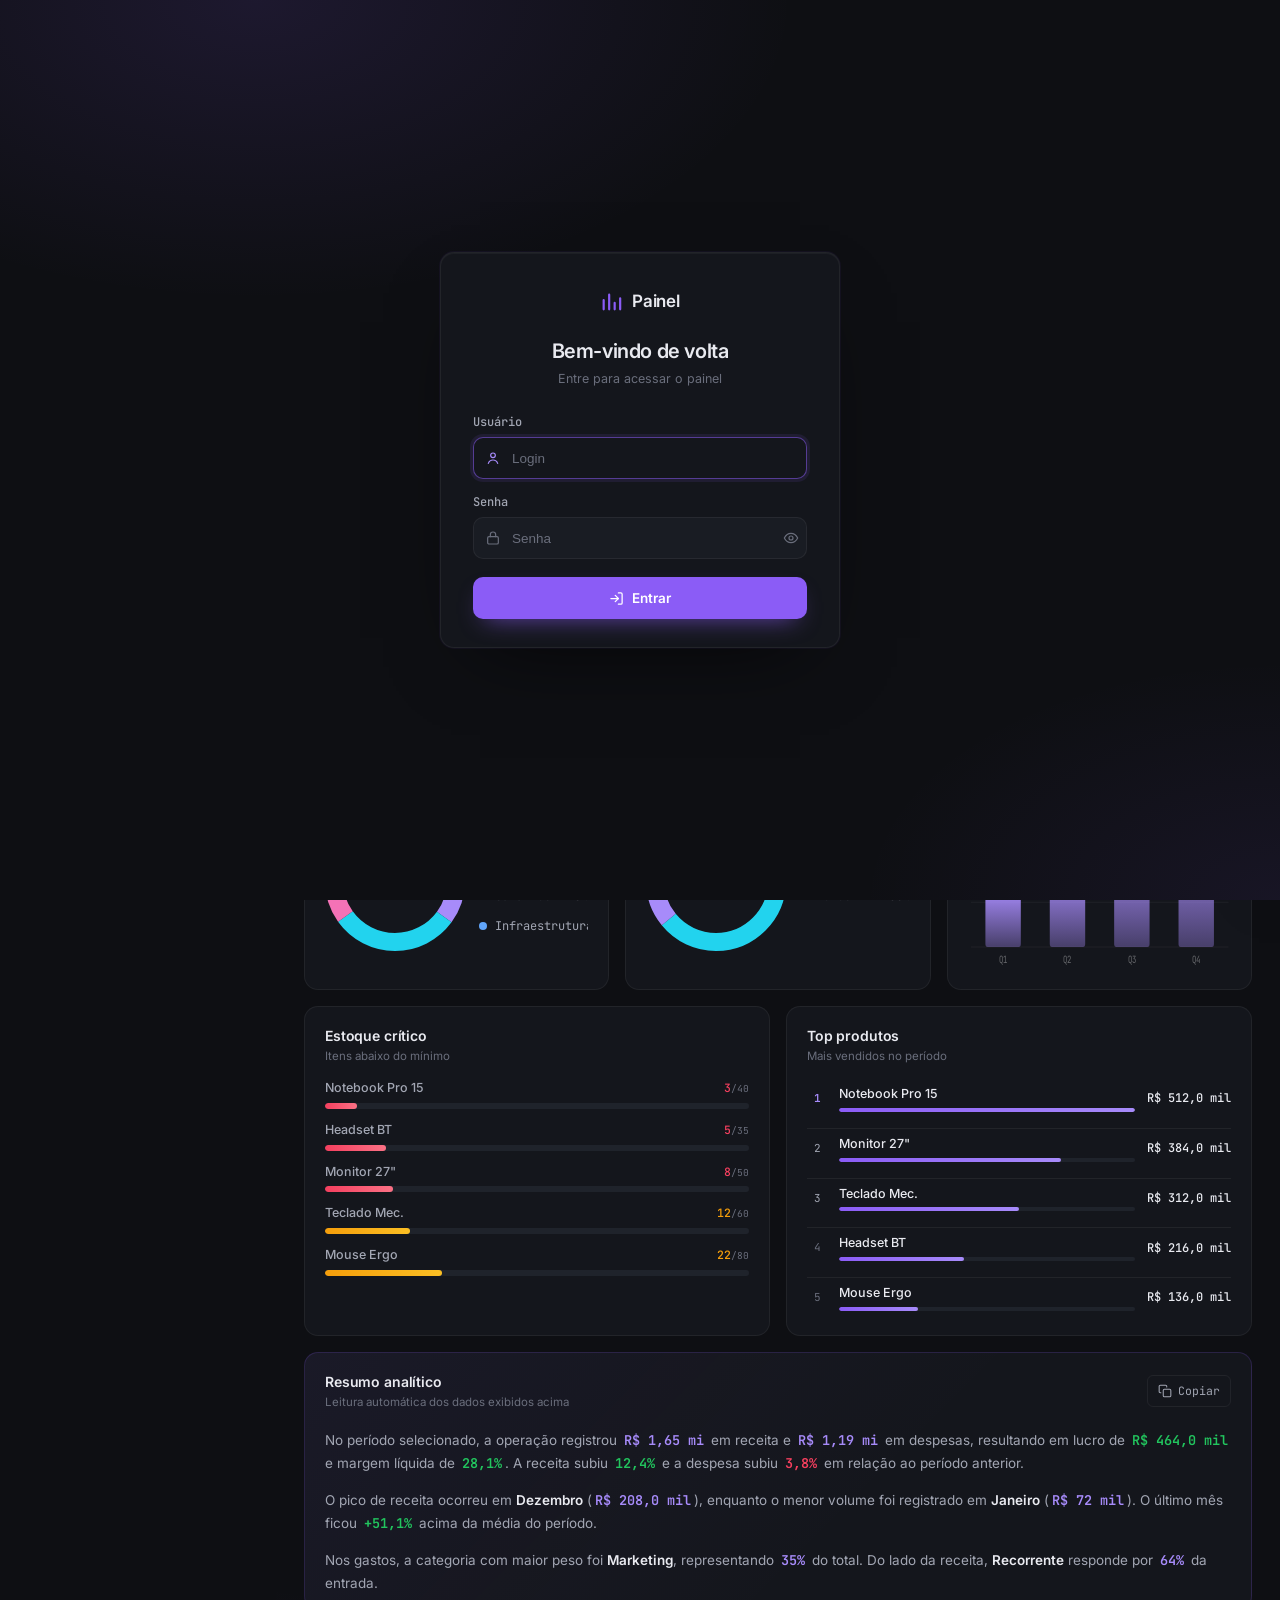
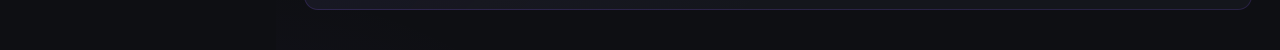
<file: index.html>
<!DOCTYPE html>
<html lang="pt-BR" data-theme="violeta">
<head>
  <meta charset="UTF-8">
  <meta name="viewport" content="width=device-width, initial-scale=1.0">
  <title>Dashboard · Visão Geral</title>
  <link rel="icon" type="image/svg+xml" href="data:image/svg+xml,%3Csvg xmlns='http://www.w3.org/2000/svg' viewBox='0 0 24 24' fill='none' stroke='%238b5cf6' stroke-width='2.4' stroke-linecap='round'%3E%3Cpath d='M4 20V10M10 20V4M16 20v-7M22 20V8'/%3E%3C/svg%3E">
  <link rel="preconnect" href="https://fonts.googleapis.com">
  <link rel="preconnect" href="https://fonts.gstatic.com" crossorigin>
  <link href="https://fonts.googleapis.com/css2?family=Inter:wght@400;500;600;700&family=JetBrains+Mono:wght@400;500&display=swap" rel="stylesheet">
  <link rel="stylesheet" href="prototipo.css">
  <link rel="stylesheet" href="themes.css">
  <link rel="stylesheet" href="configs.css">
  <link rel="stylesheet" href="insights.css">
  <link rel="stylesheet" href="docs.css">
  <link rel="stylesheet" href="login.css">
</head>
<body>

  <aside class="rail" id="rail">
    <button class="rail-avatar" id="perfilBtn" aria-label="Perfil" aria-expanded="false" aria-controls="popPerfil">
      <svg viewBox="0 0 24 24" width="18" height="18" fill="none" stroke="currentColor" stroke-width="1.8" stroke-linecap="round" stroke-linejoin="round">
        <circle cx="12" cy="8" r="3.5"/><path d="M5 20c1.2-3.4 3.8-5 7-5s5.8 1.6 7 5"/>
      </svg>
    </button>
    <div class="rail-bottom">
      <button class="rail-btn" id="ajudaBtn" aria-label="Ajuda" aria-expanded="false" aria-controls="popAjuda">
        <svg viewBox="0 0 24 24" width="18" height="18" fill="none" stroke="currentColor" stroke-width="1.8" stroke-linecap="round" stroke-linejoin="round">
          <circle cx="12" cy="12" r="9"/><path d="M9.5 9.5a2.5 2.5 0 1 1 3.5 2.3c-.8.4-1 .9-1 1.7"/><circle cx="12" cy="17" r=".6" fill="currentColor" stroke="none"/>
        </svg>
      </button>
      <button class="rail-btn" id="settingsBtn" aria-label="Configurações" aria-expanded="false" aria-controls="settings">
        <svg viewBox="0 0 24 24" width="18" height="18" fill="none" stroke="currentColor" stroke-width="1.8" stroke-linecap="round" stroke-linejoin="round">
          <circle cx="12" cy="12" r="3"/>
          <path d="M19.4 15a1.7 1.7 0 0 0 .3 1.9l.1.1a2 2 0 1 1-2.8 2.8l-.1-.1a1.7 1.7 0 0 0-1.9-.3 1.7 1.7 0 0 0-1 1.5V21a2 2 0 1 1-4 0v-.1a1.7 1.7 0 0 0-1-1.6 1.7 1.7 0 0 0-1.9.3l-.1.1a2 2 0 1 1-2.8-2.8l.1-.1a1.7 1.7 0 0 0 .3-1.9 1.7 1.7 0 0 0-1.5-1H3a2 2 0 1 1 0-4h.1a1.7 1.7 0 0 0 1.6-1 1.7 1.7 0 0 0-.3-1.9l-.1-.1a2 2 0 1 1 2.8-2.8l.1.1a1.7 1.7 0 0 0 1.9.3H9a1.7 1.7 0 0 0 1-1.5V3a2 2 0 1 1 4 0v.1a1.7 1.7 0 0 0 1 1.5 1.7 1.7 0 0 0 1.9-.3l.1-.1a2 2 0 1 1 2.8 2.8l-.1.1a1.7 1.7 0 0 0-.3 1.9V9a1.7 1.7 0 0 0 1.5 1H21a2 2 0 1 1 0 4h-.1a1.7 1.7 0 0 0-1.5 1z"/>
        </svg>
      </button>
    </div>
  </aside>

  <nav class="menu" id="menu" aria-label="Seções">
    <div class="brand">
      <svg class="brand-mark" viewBox="0 0 24 24" fill="none" aria-hidden="true">
        <path d="M4 20V10M10 20V4M16 20v-7M22 20V8" stroke="currentColor" stroke-width="2.4" stroke-linecap="round"/>
      </svg>
      <span class="brand-name">Painel</span>
    </div>
    <a href="#" class="menu-item active" data-view="geral">
      <svg viewBox="0 0 24 24" width="16" height="16" fill="none" stroke="currentColor" stroke-width="1.8" stroke-linecap="round" stroke-linejoin="round"><rect x="3" y="3" width="7" height="9" rx="1.5"/><rect x="14" y="3" width="7" height="5" rx="1.5"/><rect x="14" y="12" width="7" height="9" rx="1.5"/><rect x="3" y="16" width="7" height="5" rx="1.5"/></svg>
      <span>Visão Geral</span>
    </a>
    <a href="#" class="menu-item" data-view="lucros">
      <svg viewBox="0 0 24 24" width="16" height="16" fill="none" stroke="currentColor" stroke-width="1.8" stroke-linecap="round" stroke-linejoin="round"><circle cx="12" cy="12" r="9"/><path d="M14.5 9.2c-.5-.8-1.4-1.2-2.5-1.2-1.4 0-2.5.7-2.5 1.8s1 1.5 2.5 1.8c1.6.4 2.5.9 2.5 2 0 1.1-1.1 1.8-2.5 1.8-1.1 0-2-.4-2.5-1.2"/><path d="M12 6v12"/></svg>
      <span>Lucros</span>
    </a>
        <a href="#" class="menu-item" data-view="demanda">
      <svg viewBox="0 0 24 24" width="16" height="16" fill="none" stroke="currentColor" stroke-width="1.8" stroke-linecap="round" stroke-linejoin="round"><path d="M3 17l6-6 4 4 8-8"/><path d="M15 7h6v6"/></svg>
      <span>Demanda</span>
    </a>
    <a href="#" class="menu-item" data-view="estoque">
      <svg viewBox="0 0 24 24" width="16" height="16" fill="none" stroke="currentColor" stroke-width="1.8" stroke-linecap="round" stroke-linejoin="round"><path d="M21 8l-9-5-9 5 9 5 9-5z"/><path d="M3 8v8l9 5 9-5V8"/><path d="M12 13v8"/></svg>
      <span>Estoque</span>
    </a>
        <a href="#" class="menu-item" data-view="desempenho">
      <svg viewBox="0 0 24 24" width="16" height="16" fill="none" stroke="currentColor" stroke-width="1.8" stroke-linecap="round" stroke-linejoin="round"><path d="M4 18a8 8 0 1 1 16 0"/><path d="M12 18l4-8"/></svg>
      <span>Desempenho</span>
    </a>
  </nav>

  <header class="tools">
    <button class="menu-btn" id="menuBtn" aria-label="Abrir menu" aria-expanded="false" aria-controls="menu">
      <svg viewBox="0 0 24 24" width="20" height="20" fill="none" stroke="currentColor" stroke-width="1.9" stroke-linecap="round"><line x1="4" y1="7" x2="20" y2="7"/><line x1="4" y1="12" x2="20" y2="12"/><line x1="4" y1="17" x2="20" y2="17"/></svg>
    </button>

    <div class="tools-left">
      <div class="search">
        <svg class="search-icon" viewBox="0 0 24 24" width="16" height="16" fill="none" stroke="currentColor" stroke-width="1.8" stroke-linecap="round" stroke-linejoin="round">
          <circle cx="11" cy="11" r="7"/><path d="M20 20l-3.2-3.2"/>
        </svg>
        <input id="searchInput" type="text" placeholder="Pesquisar…" aria-label="Pesquisar" autocomplete="off">
        <div class="search-results" id="searchResults"></div>
      </div>

      <div class="filter-wrap">
        <button class="filter-btn" id="filterBtn" aria-label="Filtrar filiais" aria-expanded="false" aria-controls="filterMenu">
          <svg viewBox="0 0 24 24" width="18" height="18" fill="none" stroke="currentColor" stroke-width="1.8" stroke-linecap="round"><line x1="4" y1="7" x2="20" y2="7"/><line x1="7" y1="12" x2="17" y2="12"/><line x1="10" y1="17" x2="14" y2="17"/></svg>
          <span class="filter-count" id="filterCount">3</span>
        </button>
        <div class="filter-menu" id="filterMenu" hidden>
          <div class="filter-head">
            <span class="filter-label">Filiais</span>
            <button class="filter-clear" id="filterClear">Todas</button>
          </div>
          <label class="filter-opt"><input type="checkbox" value="campinas" checked><span class="filter-check"></span><span class="filter-name">Campinas</span></label>
          <label class="filter-opt"><input type="checkbox" value="jundiai" checked><span class="filter-check"></span><span class="filter-name">Jundiaí</span></label>
          <label class="filter-opt"><input type="checkbox" value="saopaulo" checked><span class="filter-check"></span><span class="filter-name">São Paulo</span></label>
        </div>
      </div>
    </div>

    <button class="tools-settings-btn" id="topbarSettingsBtn" aria-label="Configurações">
      <svg viewBox="0 0 24 24" width="18" height="18" fill="none" stroke="currentColor" stroke-width="1.8" stroke-linecap="round" stroke-linejoin="round">
        <circle cx="12" cy="12" r="3"/>
        <path d="M19.4 15a1.7 1.7 0 0 0 .3 1.9l.1.1a2 2 0 1 1-2.8 2.8l-.1-.1a1.7 1.7 0 0 0-1.9-.3 1.7 1.7 0 0 0-1 1.5V21a2 2 0 1 1-4 0v-.1a1.7 1.7 0 0 0-1-1.6 1.7 1.7 0 0 0-1.9.3l-.1.1a2 2 0 1 1-2.8-2.8l.1-.1a1.7 1.7 0 0 0 .3-1.9 1.7 1.7 0 0 0-1.5-1H3a2 2 0 1 1 0-4h.1a1.7 1.7 0 0 0 1.6-1 1.7 1.7 0 0 0-.3-1.9l-.1-.1a2 2 0 1 1 2.8-2.8l.1.1a1.7 1.7 0 0 0 1.9.3H9a1.7 1.7 0 0 0 1-1.5V3a2 2 0 1 1 4 0v.1a1.7 1.7 0 0 0 1 1.5 1.7 1.7 0 0 0 1.9-.3l.1-.1a2 2 0 1 1 2.8 2.8l-.1.1a1.7 1.7 0 0 0-.3 1.9V9a1.7 1.7 0 0 0 1.5 1H21a2 2 0 1 1 0 4h-.1a1.7 1.7 0 0 0-1.5 1z"/>
      </svg>
    </button>

    <div class="tools-right">
      <span class="live-dot" aria-hidden="true"></span>
      <span class="live-time" id="clock">--/-- ---- --:--</span>
    </div>
  </header>

  <div class="overlay" id="overlay"></div>

  <main class="content">

    <!-- ====================================================
         VIEW · VISÃO GERAL
         ==================================================== -->
    <section class="view" data-view="geral">

      <div class="content-header" id="contentHeader">
        <div>
          <h1>Visão Geral</h1>
          <p class="subtitle">Resumo financeiro · <span id="filiaisLabel">Todas as filiais</span></p>
        </div>
        <div class="range-picker" role="group" aria-label="Período">
          <button class="chip" data-period="30d">30d</button>
          <button class="chip" data-period="90d">90d</button>
          <button class="chip active" data-period="1a">1a</button>
        </div>
      </div>

      <section class="metrics">
        <article class="card" id="cardReceita">
          <header>
            <span class="card-label">Receita do período</span>
            <span class="card-badge pos">
              <svg class="badge-icon" viewBox="0 0 24 24" width="12" height="12" fill="none" stroke="currentColor" stroke-width="2.2" stroke-linecap="round" stroke-linejoin="round"><path d="M6 15l6-6 6 6"/></svg>
              <span class="badge-value">12,4%</span>
            </span>
          </header>
          <div class="card-value"><span class="num" data-current="0">0</span></div>
          <footer>vs. período anterior</footer>
        </article>

        <article class="card" id="cardDespesa">
          <header>
            <span class="card-label">Despesa do período</span>
            <span class="card-badge neg">
              <svg class="badge-icon" viewBox="0 0 24 24" width="12" height="12" fill="none" stroke="currentColor" stroke-width="2.2" stroke-linecap="round" stroke-linejoin="round"><path d="M6 9l6 6 6-6"/></svg>
              <span class="badge-value">3,8%</span>
            </span>
          </header>
          <div class="card-value"><span class="num" data-current="0">0</span></div>
          <footer>vs. período anterior</footer>
        </article>

        <article class="card card--goal" id="cardMeta">
          <header>
            <span class="card-label">Meta de receita</span>
            <span class="card-badge" id="metaBadge" hidden>
              <span class="badge-value" id="metaBadgeValue">0%</span>
            </span>
          </header>
          <div class="goal-card-body" id="metaBody">
            <p class="goal-empty" id="metaEmpty">Defina uma meta nas configurações</p>
            <div class="goal-card-value" id="metaValueWrap" hidden>
              <span class="num" id="metaValue">—</span>
              <small id="metaSub">de —</small>
            </div>
            <div class="goal-card-track" id="metaTrack" hidden>
              <div class="goal-card-fill" id="metaFill" style="width:0%"></div>
            </div>
            <p class="goal-card-remaining" id="metaRemaining" hidden></p>
          </div>
        </article>
      </section>

      <section class="panel" id="panelGrafico">
        <header class="panel-head">
          <div>
            <h3>Receita × Despesa</h3>
            <p class="panel-sub">Comparativo do período · passe o mouse para detalhes</p>
          </div>
          <div class="legend">
            <span data-serie="receita"><i class="dot" style="background:var(--chart-2)"></i>Receita</span>
            <span data-serie="despesa"><i class="dot" style="background:var(--chart-1)"></i>Despesa</span>
          </div>
        </header>
        <div class="chart" id="chart" aria-label="Gráfico de receita vs despesa"></div>
      </section>

      <section class="analytics">
        <article class="panel panel--donut" id="panelCategorias">
          <header class="panel-head"><div><h3>Gastos por categoria</h3><p class="panel-sub">Clique numa fatia para detalhes</p></div></header>
          <div class="donut-host" id="donutCategorias"></div>
        </article>
        <article class="panel panel--donut" id="panelOrigem">
          <header class="panel-head"><div><h3>Origem da receita</h3><p class="panel-sub">Recorrente vs. novos</p></div></header>
          <div class="donut-host" id="donutOrigem"></div>
        </article>
        <article class="panel panel--bars" id="panelBarras">
          <header class="panel-head"><div><h3>Receita no período</h3><p class="panel-sub">Valores formatados na moeda atual</p></div></header>
          <div class="bar-host" id="barPeriodo"></div>
        </article>
      </section>

      <section class="analytics analytics--2">
        <article class="panel panel--stock" id="panelEstoque">
          <header class="panel-head"><div><h3>Estoque crítico</h3><p class="panel-sub">Itens abaixo do mínimo</p></div></header>
          <div class="stock-list" id="estoqueCritico"></div>
        </article>
        <article class="panel panel--top" id="panelTop">
          <header class="panel-head"><div><h3>Top produtos</h3><p class="panel-sub">Mais vendidos no período</p></div></header>
          <div class="top-list" id="topProdutos"></div>
        </article>
      </section>

      <!-- ===== RESUMO ANALÍTICO ===== -->
      <section class="panel panel--insight" id="insightGeral">
        <header class="panel-head">
          <div>
            <h3>Resumo analítico</h3>
            <p class="panel-sub">Leitura automática dos dados exibidos acima</p>
          </div>
          <button class="insight-copy-btn" data-copy-insight="geral" aria-label="Copiar resumo">
            <svg viewBox="0 0 24 24" width="14" height="14" fill="none" stroke="currentColor" stroke-width="1.8" stroke-linecap="round" stroke-linejoin="round">
              <rect x="9" y="9" width="13" height="13" rx="2"/>
              <path d="M5 15H4a2 2 0 0 1-2-2V4a2 2 0 0 1 2-2h9a2 2 0 0 1 2 2v1"/>
            </svg>
            <span>Copiar</span>
          </button>
        </header>
        <div class="insight-body" id="insightGeralBody"></div>
      </section>

    </section>

    <!-- ====================================================
         VIEW · LUCROS
         ==================================================== -->
    <section class="view" data-view="lucros" hidden>

      <div class="content-header">
        <div>
          <h1>Lucros</h1>
          <p class="subtitle">Receita, custos e margem · <span id="filiaisLabelLucros">Todas as filiais</span></p>
        </div>
        <div class="range-picker" role="group" aria-label="Período">
          <button class="chip" data-period="30d">30d</button>
          <button class="chip" data-period="90d">90d</button>
          <button class="chip active" data-period="1a">1a</button>
        </div>
      </div>

      <section class="metrics metrics--4">

        <article class="card" id="lucrosCardReceita" style="--c-rgb: 34, 197, 94">
          <header>
            <span class="card-label">Receita bruta</span>
            <span class="card-badge pos">
              <svg class="badge-icon" viewBox="0 0 24 24" width="12" height="12" fill="none" stroke="currentColor" stroke-width="2.2" stroke-linecap="round" stroke-linejoin="round"><path d="M6 15l6-6 6 6"/></svg>
              <span class="badge-value">0%</span>
            </span>
          </header>
          <div class="card-value"><span class="num" data-current="0">0</span></div>
          <footer>vs. período anterior</footer>
        </article>

        <article class="card" id="lucrosCardCustos" style="--c-rgb: 244, 63, 94">
          <header>
            <span class="card-label">Custos totais</span>
            <span class="card-badge neg">
              <svg class="badge-icon" viewBox="0 0 24 24" width="12" height="12" fill="none" stroke="currentColor" stroke-width="2.2" stroke-linecap="round" stroke-linejoin="round"><path d="M6 9l6 6 6-6"/></svg>
              <span class="badge-value">0%</span>
            </span>
          </header>
          <div class="card-value"><span class="num" data-current="0">0</span></div>
          <footer>vs. período anterior</footer>
        </article>

        <article class="card" id="lucrosCardLucro" style="--c-rgb: var(--accent-rgb)">
          <header>
            <span class="card-label">Lucro líquido</span>
            <span class="card-badge pos">
              <svg class="badge-icon" viewBox="0 0 24 24" width="12" height="12" fill="none" stroke="currentColor" stroke-width="2.2" stroke-linecap="round" stroke-linejoin="round"><path d="M6 15l6-6 6 6"/></svg>
              <span class="badge-value">0%</span>
            </span>
          </header>
          <div class="card-value"><span class="num" data-current="0">0</span></div>
          <footer>vs. período anterior</footer>
        </article>

        <article class="card card--percent" id="lucrosCardMargem" style="--c-rgb: var(--c-rgb-1)">
          <header>
            <span class="card-label">Margem líquida</span>
            <span class="card-badge pos">
              <svg class="badge-icon" viewBox="0 0 24 24" width="12" height="12" fill="none" stroke="currentColor" stroke-width="2.2" stroke-linecap="round" stroke-linejoin="round"><path d="M6 15l6-6 6 6"/></svg>
              <span class="badge-value">0%</span>
            </span>
          </header>
          <div class="card-value">
            <span class="num" id="lucrosMargemValor" data-current="0">0</span>
            <small>%</small>
          </div>
          <footer>vs. período anterior</footer>
        </article>

      </section>

      <section class="panel">
        <header class="panel-head">
          <div>
            <h3>Receita × Custos × Lucro</h3>
            <p class="panel-sub">Evolução no período · passe o mouse para detalhes</p>
          </div>
          <div class="legend">
            <span><i class="dot" style="background:var(--chart-1)"></i>Receita</span>
            <span><i class="dot" style="background:var(--chart-2)"></i>Custos</span>
            <span><i class="dot" style="background:var(--chart-3)"></i>Lucro</span>
          </div>
        </header>
        <div class="chart" id="chartLucros" aria-label="Gráfico de receita, custos e lucro"></div>
      </section>

      <section class="analytics">

        <article class="panel panel--donut">
          <header class="panel-head">
            <div>
              <h3>Composição da receita</h3>
              <p class="panel-sub">Hardware · Software · Serviços</p>
            </div>
          </header>
          <div class="donut-host" id="donutMixReceita"></div>
        </article>

        <article class="panel panel--donut">
          <header class="panel-head">
            <div>
              <h3>Composição dos custos</h3>
              <p class="panel-sub">Clique numa fatia para detalhes</p>
            </div>
          </header>
          <div class="donut-host" id="donutCustosLucros"></div>
        </article>

        <article class="panel panel--bars">
          <header class="panel-head">
            <div>
              <h3>Lucro no período</h3>
              <p class="panel-sub">Valores na moeda atual</p>
            </div>
          </header>
          <div class="bar-host" id="barLucros"></div>
        </article>

      </section>

      <section class="analytics analytics--2">

        <article class="panel panel--donut">
          <header class="panel-head">
            <div>
              <h3>Origem do lucro</h3>
              <p class="panel-sub">Recorrente vs. pontual</p>
            </div>
          </header>
          <div class="donut-host" id="donutOrigemLucros"></div>
        </article>

        <article class="panel">
          <header class="panel-head">
            <div>
              <h3>Margem por categoria</h3>
              <p class="panel-sub">Lucro / receita em cada linha</p>
            </div>
          </header>
          <div class="margin-list" id="margemCategorias"></div>
        </article>

      </section>

      <section class="panel">
        <header class="panel-head">
          <div>
            <h3>Produtos e serviços</h3>
            <p class="panel-sub">Ordenado por contribuição ao lucro</p>
          </div>
        </header>
        <div class="profit-table" id="tabelaLucros"></div>
      </section>

      <!-- ===== RESUMO ANALÍTICO ===== -->
      <section class="panel panel--insight" id="insightLucros">
        <header class="panel-head">
          <div>
            <h3>Resumo analítico</h3>
            <p class="panel-sub">Leitura automática dos dados exibidos acima</p>
          </div>
          <button class="insight-copy-btn" data-copy-insight="lucros" aria-label="Copiar resumo">
            <svg viewBox="0 0 24 24" width="14" height="14" fill="none" stroke="currentColor" stroke-width="1.8" stroke-linecap="round" stroke-linejoin="round">
              <rect x="9" y="9" width="13" height="13" rx="2"/>
              <path d="M5 15H4a2 2 0 0 1-2-2V4a2 2 0 0 1 2-2h9a2 2 0 0 1 2 2v1"/>
            </svg>
            <span>Copiar</span>
          </button>
        </header>
        <div class="insight-body" id="insightLucrosBody"></div>
      </section>

    </section>

        <!-- ====================================================
         VIEW · DEMANDA
         ==================================================== -->
    <section class="view" data-view="demanda" hidden>

      <div class="content-header">
        <div>
          <h1>Demanda</h1>
          <p class="subtitle">Volume de pedidos e assinaturas · <span id="filiaisLabelDemanda">Todas as filiais</span></p>
        </div>
        <div class="range-picker" role="group" aria-label="Período">
          <button class="chip" data-period="30d">30d</button>
          <button class="chip" data-period="90d">90d</button>
          <button class="chip active" data-period="1a">1a</button>
        </div>
      </div>

      <section class="metrics metrics--4">

        <article class="card" id="demandaCardPedidos" style="--c-rgb: var(--c-rgb-1)">
          <header>
            <span class="card-label">Pedidos totais</span>
            <span class="card-badge pos">
              <svg class="badge-icon" viewBox="0 0 24 24" width="12" height="12" fill="none" stroke="currentColor" stroke-width="2.2" stroke-linecap="round" stroke-linejoin="round"><path d="M6 15l6-6 6 6"/></svg>
              <span class="badge-value">0%</span>
            </span>
          </header>
          <div class="card-value">
            <span class="num" id="demandaPedidosValor" data-current="0">0</span>
          </div>
          <footer>unidades no período</footer>
        </article>

        <article class="card" id="demandaCardAssinaturas" style="--c-rgb: 34, 197, 94">
          <header>
            <span class="card-label">Novas assinaturas</span>
            <span class="card-badge pos">
              <svg class="badge-icon" viewBox="0 0 24 24" width="12" height="12" fill="none" stroke="currentColor" stroke-width="2.2" stroke-linecap="round" stroke-linejoin="round"><path d="M6 15l6-6 6 6"/></svg>
              <span class="badge-value">0%</span>
            </span>
          </header>
          <div class="card-value">
            <span class="num" id="demandaAssinaturasValor" data-current="0">0</span>
          </div>
          <footer>novos contratos</footer>
        </article>

        <article class="card card--percent" id="demandaCardConversao" style="--c-rgb: var(--accent-rgb)">
          <header>
            <span class="card-label">Taxa de conversão</span>
            <span class="card-badge pos">
              <svg class="badge-icon" viewBox="0 0 24 24" width="12" height="12" fill="none" stroke="currentColor" stroke-width="2.2" stroke-linecap="round" stroke-linejoin="round"><path d="M6 15l6-6 6 6"/></svg>
              <span class="badge-value">0%</span>
            </span>
          </header>
          <div class="card-value">
            <span class="num" id="demandaConversaoValor" data-current="0">0</span>
            <small>%</small>
          </div>
          <footer>leads → clientes</footer>
        </article>

        <article class="card" id="demandaCardTicket" style="--c-rgb: var(--c-rgb-2)">
          <header>
            <span class="card-label">Ticket médio</span>
            <span class="card-badge pos">
              <svg class="badge-icon" viewBox="0 0 24 24" width="12" height="12" fill="none" stroke="currentColor" stroke-width="2.2" stroke-linecap="round" stroke-linejoin="round"><path d="M6 15l6-6 6 6"/></svg>
              <span class="badge-value">0%</span>
            </span>
          </header>
          <div class="card-value">
            <span class="num" id="demandaTicketValor" data-current="0">0</span>
          </div>
          <footer>por pedido</footer>
        </article>

      </section>

      <section class="panel">
        <header class="panel-head">
          <div>
            <h3>Pedidos × Meta</h3>
            <p class="panel-sub">Volume realizado vs. objetivo · passe o mouse para detalhes</p>
          </div>
          <div class="legend">
            <span><i class="dot" style="background:var(--chart-2)"></i>Pedidos</span>
            <span><i class="dot" style="background:var(--chart-1)"></i>Meta</span>
          </div>
        </header>
        <div class="chart" id="chartDemanda" aria-label="Gráfico de pedidos vs meta"></div>
      </section>

      <section class="analytics">

        <article class="panel panel--donut">
          <header class="panel-head">
            <div>
              <h3>Origem dos pedidos</h3>
              <p class="panel-sub">Clique numa fatia para detalhes</p>
            </div>
          </header>
          <div class="donut-host" id="donutOrigemDemanda"></div>
        </article>

        <article class="panel panel--donut">
          <header class="panel-head">
            <div>
              <h3>Tipo de demanda</h3>
              <p class="panel-sub">Novo · Renovação · Upsell</p>
            </div>
          </header>
          <div class="donut-host" id="donutTipoDemanda"></div>
        </article>

        <article class="panel panel--bars">
          <header class="panel-head">
            <div>
              <h3>Pedidos por categoria</h3>
              <p class="panel-sub">Hardware · Software · Serviços</p>
            </div>
          </header>
          <div class="bar-host" id="barCategoriaDemanda"></div>
        </article>

      </section>

      <section class="analytics analytics--2">

        <article class="panel">
          <header class="panel-head">
            <div>
              <h3>Demanda por filial</h3>
              <p class="panel-sub">Distribuição do volume</p>
            </div>
          </header>
          <div class="margin-list" id="demandaFiliais"></div>
        </article>

        <article class="panel">
          <header class="panel-head">
            <div>
              <h3>Top produtos por volume</h3>
              <p class="panel-sub">Mais pedidos no período</p>
            </div>
          </header>
          <div class="profit-table" id="tabelaDemanda"></div>
        </article>

      </section>

      <!-- ===== RESUMO ANALÍTICO ===== -->
      <section class="panel panel--insight" id="insightDemanda">
        <header class="panel-head">
          <div>
            <h3>Resumo analítico</h3>
            <p class="panel-sub">Leitura automática dos dados exibidos acima</p>
          </div>
          <button class="insight-copy-btn" data-copy-insight="demanda" aria-label="Copiar resumo">
            <svg viewBox="0 0 24 24" width="14" height="14" fill="none" stroke="currentColor" stroke-width="1.8" stroke-linecap="round" stroke-linejoin="round">
              <rect x="9" y="9" width="13" height="13" rx="2"/>
              <path d="M5 15H4a2 2 0 0 1-2-2V4a2 2 0 0 1 2-2h9a2 2 0 0 1 2 2v1"/>
            </svg>
            <span>Copiar</span>
          </button>
        </header>
        <div class="insight-body" id="insightDemandaBody"></div>
      </section>

    </section>

        <!-- ====================================================
         VIEW · ESTOQUE
         ==================================================== -->
    <section class="view" data-view="estoque" hidden>

      <div class="content-header">
        <div>
          <h1>Estoque</h1>
          <p class="subtitle">Inventário, giro e cobertura · <span id="filiaisLabelEstoque">Todas as filiais</span></p>
        </div>
        <div class="range-picker" role="group" aria-label="Período">
          <button class="chip" data-period="30d">30d</button>
          <button class="chip" data-period="90d">90d</button>
          <button class="chip active" data-period="1a">1a</button>
        </div>
      </div>

      <section class="metrics metrics--4">

        <article class="card" id="estoqueCardSkus" style="--c-rgb: var(--c-rgb-1)">
          <header>
            <span class="card-label">SKUs ativos</span>
            <span class="card-badge pos">
              <svg class="badge-icon" viewBox="0 0 24 24" width="12" height="12" fill="none" stroke="currentColor" stroke-width="2.2" stroke-linecap="round" stroke-linejoin="round"><path d="M6 15l6-6 6 6"/></svg>
              <span class="badge-value">0%</span>
            </span>
          </header>
          <div class="card-value"><span class="num" id="estoqueSkusValor" data-current="0">0</span></div>
          <footer>itens cadastrados</footer>
        </article>

        <article class="card" id="estoqueCardValor" style="--c-rgb: var(--accent-rgb)">
          <header>
            <span class="card-label">Valor em estoque</span>
            <span class="card-badge pos">
              <svg class="badge-icon" viewBox="0 0 24 24" width="12" height="12" fill="none" stroke="currentColor" stroke-width="2.2" stroke-linecap="round" stroke-linejoin="round"><path d="M6 15l6-6 6 6"/></svg>
              <span class="badge-value">0%</span>
            </span>
          </header>
          <div class="card-value"><span class="num" id="estoqueValorValor" data-current="0">0</span></div>
          <footer>capital em estoque</footer>
        </article>

        <article class="card card--percent" id="estoqueCardGiro" style="--c-rgb: 34, 197, 94">
          <header>
            <span class="card-label">Giro de estoque</span>
            <span class="card-badge pos">
              <svg class="badge-icon" viewBox="0 0 24 24" width="12" height="12" fill="none" stroke="currentColor" stroke-width="2.2" stroke-linecap="round" stroke-linejoin="round"><path d="M6 15l6-6 6 6"/></svg>
              <span class="badge-value">0%</span>
            </span>
          </header>
          <div class="card-value">
            <span class="num" id="estoqueGiroValor" data-current="0">0</span>
            <small>x</small>
          </div>
          <footer>giro por ano</footer>
        </article>

        <article class="card card--percent" id="estoqueCardCobertura" style="--c-rgb: var(--c-rgb-2)">
          <header>
            <span class="card-label">Cobertura</span>
            <span class="card-badge neg">
              <svg class="badge-icon" viewBox="0 0 24 24" width="12" height="12" fill="none" stroke="currentColor" stroke-width="2.2" stroke-linecap="round" stroke-linejoin="round"><path d="M6 9l6 6 6-6"/></svg>
              <span class="badge-value">0%</span>
            </span>
          </header>
          <div class="card-value">
            <span class="num" id="estoqueCoberturaValor" data-current="0">0</span>
            <small>dias</small>
          </div>
          <footer>de estoque disponível</footer>
        </article>

      </section>

      <section class="panel">
        <header class="panel-head">
          <div>
            <h3>Movimentação de estoque</h3>
            <p class="panel-sub">Entradas acima · Saídas abaixo · passe o mouse para detalhes</p>
          </div>
          <div class="legend">
            <span><i class="dot" style="background:var(--chart-2)"></i>Entradas</span>
            <span><i class="dot" style="background:var(--chart-1)"></i>Saídas</span>
          </div>
        </header>
        <div class="chart chart--diverging" id="chartEstoque" aria-label="Movimentação de estoque"></div>
      </section>

      <section class="analytics">

        <article class="panel">
          <header class="panel-head">
            <div>
              <h3>Curva ABC</h3>
              <p class="panel-sub">Concentração do valor em estoque</p>
            </div>
          </header>
          <div id="abcEstoque"></div>
        </article>

        <article class="panel">
          <header class="panel-head">
            <div>
              <h3>Estoque por armazém</h3>
              <p class="panel-sub">Distribuição física</p>
            </div>
          </header>
          <div class="margin-list" id="armazemEstoque"></div>
        </article>

        <article class="panel">
          <header class="panel-head">
            <div>
              <h3>Status por categoria</h3>
              <p class="panel-sub">Ocupação e nível</p>
            </div>
          </header>
          <div class="margin-list" id="categoriaEstoque"></div>
        </article>

      </section>

      <section class="panel">
        <header class="panel-head">
          <div>
            <h3>Inventário detalhado</h3>
            <p class="panel-sub">SKUs ordenados por valor total</p>
          </div>
        </header>
        <div class="sku-table" id="tabelaEstoque"></div>
      </section>

      <!-- ===== RESUMO ANALÍTICO ===== -->
      <section class="panel panel--insight" id="insightEstoque">
        <header class="panel-head">
          <div>
            <h3>Resumo analítico</h3>
            <p class="panel-sub">Leitura automática dos dados exibidos acima</p>
          </div>
          <button class="insight-copy-btn" data-copy-insight="estoque" aria-label="Copiar resumo">
            <svg viewBox="0 0 24 24" width="14" height="14" fill="none" stroke="currentColor" stroke-width="1.8" stroke-linecap="round" stroke-linejoin="round">
              <rect x="9" y="9" width="13" height="13" rx="2"/>
              <path d="M5 15H4a2 2 0 0 1-2-2V4a2 2 0 0 1 2-2h9a2 2 0 0 1 2 2v1"/>
            </svg>
            <span>Copiar</span>
          </button>
        </header>
        <div class="insight-body" id="insightEstoqueBody"></div>
      </section>

    </section>

    <!-- ====================================================
         VIEW · DESEMPENHO
         ==================================================== -->
    <section class="view" data-view="desempenho" hidden>

      <div class="content-header">
        <div>
          <h1>Desempenho</h1>
          <p class="subtitle">Indicadores operacionais e ranking · <span id="filiaisLabelDesempenho">Todas as filiais</span></p>
        </div>
        <div class="range-picker" role="group" aria-label="Período">
          <button class="chip" data-period="30d">30d</button>
          <button class="chip" data-period="90d">90d</button>
          <button class="chip active" data-period="1a">1a</button>
        </div>
      </div>

      <section class="metrics metrics--4">

        <article class="card card--percent" id="desempCardNps" style="--c-rgb: 34, 197, 94">
          <header>
            <span class="card-label">NPS</span>
            <span class="card-badge pos">
              <svg class="badge-icon" viewBox="0 0 24 24" width="12" height="12" fill="none" stroke="currentColor" stroke-width="2.2" stroke-linecap="round" stroke-linejoin="round"><path d="M6 15l6-6 6 6"/></svg>
              <span class="badge-value">0%</span>
            </span>
          </header>
          <div class="card-value">
            <span class="num" id="desempNpsValor" data-current="0">0</span>
          </div>
          <footer>net promoter score</footer>
        </article>

        <article class="card card--percent" id="desempCardSla" style="--c-rgb: var(--accent-rgb)">
          <header>
            <span class="card-label">SLA cumprido</span>
            <span class="card-badge pos">
              <svg class="badge-icon" viewBox="0 0 24 24" width="12" height="12" fill="none" stroke="currentColor" stroke-width="2.2" stroke-linecap="round" stroke-linejoin="round"><path d="M6 15l6-6 6 6"/></svg>
              <span class="badge-value">0%</span>
            </span>
          </header>
          <div class="card-value">
            <span class="num" id="desempSlaValor" data-current="0">0</span>
            <small>%</small>
          </div>
          <footer>entregas no prazo</footer>
        </article>

        <article class="card" id="desempCardTempo" style="--c-rgb: var(--c-rgb-1)">
          <header>
            <span class="card-label">Tempo de resposta</span>
            <span class="card-badge pos">
              <svg class="badge-icon" viewBox="0 0 24 24" width="12" height="12" fill="none" stroke="currentColor" stroke-width="2.2" stroke-linecap="round" stroke-linejoin="round"><path d="M6 9l6 6 6-6"/></svg>
              <span class="badge-value">0%</span>
            </span>
          </header>
          <div class="card-value">
            <span class="num" id="desempTempoValor" data-current="0">0</span>
            <small>h</small>
          </div>
          <footer>média de 1ª resposta</footer>
        </article>

        <article class="card card--percent" id="desempCardProdutividade" style="--c-rgb: var(--c-rgb-2)">
          <header>
            <span class="card-label">Produtividade</span>
            <span class="card-badge pos">
              <svg class="badge-icon" viewBox="0 0 24 24" width="12" height="12" fill="none" stroke="currentColor" stroke-width="2.2" stroke-linecap="round" stroke-linejoin="round"><path d="M6 15l6-6 6 6"/></svg>
              <span class="badge-value">0%</span>
            </span>
          </header>
          <div class="card-value">
            <span class="num" id="desempProdutividadeValor" data-current="0">0</span>
            <small>%</small>
          </div>
          <footer>da meta atingida</footer>
        </article>

      </section>

      <section class="panel">
        <header class="panel-head">
          <div>
            <h3>Evolução dos indicadores</h3>
            <p class="panel-sub">SLA, NPS e produtividade no período</p>
          </div>
          <div class="legend">
            <span><i class="dot" style="background:var(--chart-1)"></i>SLA</span>
            <span><i class="dot" style="background:var(--chart-2)"></i>NPS</span>
            <span><i class="dot" style="background:var(--chart-3)"></i>Produtividade</span>
          </div>
        </header>
        <div class="chart" id="chartDesempenho" aria-label="Evolução dos indicadores"></div>
      </section>

      <section class="analytics">

        <article class="panel">
          <header class="panel-head">
            <div>
              <h3>Score geral</h3>
              <p class="panel-sub">Média ponderada dos indicadores</p>
            </div>
          </header>
          <div class="gauge-host" id="gaugeDesempenho"></div>
        </article>

        <article class="panel">
          <header class="panel-head">
            <div>
              <h3>Competências</h3>
              <p class="panel-sub">Avaliação multidimensional</p>
            </div>
          </header>
          <div class="radar-host" id="radarDesempenho"></div>
        </article>

        <article class="panel">
          <header class="panel-head">
            <div>
              <h3>Desempenho por filial</h3>
              <p class="panel-sub">Score consolidado</p>
            </div>
          </header>
          <div class="margin-list" id="filiaisDesempenho"></div>
        </article>

      </section>

      <section class="panel">
        <header class="panel-head">
          <div>
            <h3>Ranking de equipes</h3>
            <p class="panel-sub">Top performers do período</p>
          </div>
        </header>
        <div class="rank-list" id="rankingDesempenho"></div>
      </section>

      <!-- ===== RESUMO ANALÍTICO ===== -->
      <section class="panel panel--insight" id="insightDesempenho">
        <header class="panel-head">
          <div>
            <h3>Resumo analítico</h3>
            <p class="panel-sub">Leitura automática dos dados exibidos acima</p>
          </div>
          <button class="insight-copy-btn" data-copy-insight="desempenho" aria-label="Copiar resumo">
            <svg viewBox="0 0 24 24" width="14" height="14" fill="none" stroke="currentColor" stroke-width="1.8" stroke-linecap="round" stroke-linejoin="round">
              <rect x="9" y="9" width="13" height="13" rx="2"/>
              <path d="M5 15H4a2 2 0 0 1-2-2V4a2 2 0 0 1 2-2h9a2 2 0 0 1 2 2v1"/>
            </svg>
            <span>Copiar</span>
          </button>
        </header>
        <div class="insight-body" id="insightDesempenhoBody"></div>
      </section>

    </section>
  </main>

  <nav class="bottom-nav" aria-label="Navegação rápida">
    <a href="#" class="active" data-view="geral">
      <svg viewBox="0 0 24 24" width="20" height="20" fill="none" stroke="currentColor" stroke-width="1.8" stroke-linecap="round" stroke-linejoin="round"><rect x="3" y="3" width="7" height="9" rx="1.5"/><rect x="14" y="3" width="7" height="5" rx="1.5"/><rect x="14" y="12" width="7" height="9" rx="1.5"/><rect x="3" y="16" width="7" height="5" rx="1.5"/></svg>
      <span>Geral</span>
    </a>
    <a href="#" data-view="lucros">
      <svg viewBox="0 0 24 24" width="20" height="20" fill="none" stroke="currentColor" stroke-width="1.8" stroke-linecap="round" stroke-linejoin="round"><circle cx="12" cy="12" r="9"/><path d="M12 6v12M14.5 9.2c-.5-.8-1.4-1.2-2.5-1.2-1.4 0-2.5.7-2.5 1.8s1 1.5 2.5 1.8c1.6.4 2.5.9 2.5 2 0 1.1-1.1 1.8-2.5 1.8-1.1 0-2-.4-2.5-1.2"/></svg>
      <span>Lucros</span>
    </a>
    <a href="#" data-view="demanda">
      <svg viewBox="0 0 24 24" width="20" height="20" fill="none" stroke="currentColor" stroke-width="1.8" stroke-linecap="round" stroke-linejoin="round"><path d="M3 17l6-6 4 4 8-8"/><path d="M15 7h6v6"/></svg>
      <span>Demanda</span>
    </a>
    <a href="#" data-view="estoque">
      <svg viewBox="0 0 24 24" width="20" height="20" fill="none" stroke="currentColor" stroke-width="1.8" stroke-linecap="round" stroke-linejoin="round"><path d="M21 8l-9-5-9 5 9 5 9-5z"/><path d="M3 8v8l9 5 9-5V8"/></svg>
      <span>Estoque</span>
    </a>
    <a href="#" data-view="desempenho">
      <svg viewBox="0 0 24 24" width="20" height="20" fill="none" stroke="currentColor" stroke-width="1.8" stroke-linecap="round" stroke-linejoin="round"><path d="M4 18a8 8 0 1 1 16 0"/><path d="M12 18l4-8"/></svg>
      <span>Desemp.</span>
    </a>
  </nav>

  <button class="presentation-exit" id="presentationExit" hidden>
    <svg viewBox="0 0 24 24" width="14" height="14" fill="none" stroke="currentColor" stroke-width="2" stroke-linecap="round" stroke-linejoin="round">
      <line x1="6" y1="6" x2="18" y2="18"/><line x1="18" y1="6" x2="6" y2="18"/>
    </svg>
    Sair da apresentação
  </button>

  <div class="popover popover--perfil" id="popPerfil" role="dialog" aria-hidden="true">
    <div class="pop-head">
      <div class="pop-avatar">AC</div>
      <div class="pop-user">
        <strong>Acme Corp</strong>
        <span>contato@acme.com</span>
      </div>
    </div>
    <div class="pop-section">
      <span class="pop-section-label">Dados da empresa</span>
      <dl class="pop-dl">
        <div><dt>CNPJ</dt><dd>12.345.678/0001-90</dd></div>
        <div><dt>Fundada</dt><dd>2018</dd></div>
        <div><dt>Setor</dt><dd>Tecnologia</dd></div>
      </dl>
    </div>
    <div class="pop-section">
      <span class="pop-section-label">Resumo</span>
      <dl class="pop-dl">
        <div><dt>Funcionários</dt><dd>42</dd></div>
        <div><dt>Clientes ativos</dt><dd>128</dd></div>
        <div><dt>Receita anual</dt><dd>R$ 1,2M</dd></div>
      </dl>
    </div>
  </div>

  <div class="popover popover--ajuda" id="popAjuda" role="dialog" aria-hidden="true">
    <div class="pop-head">
      <div class="pop-avatar">
        <svg viewBox="0 0 24 24" width="18" height="18" fill="none" stroke="currentColor" stroke-width="1.8" stroke-linecap="round" stroke-linejoin="round">
          <circle cx="12" cy="12" r="9"/>
          <path d="M9.5 9.5a2.5 2.5 0 1 1 3.5 2.3c-.8.4-1 .9-1 1.7"/>
          <circle cx="12" cy="17" r=".6" fill="currentColor" stroke="none"/>
        </svg>
      </div>
      <div class="pop-user">
        <strong>Precisa de ajuda?</strong>
        <span>Recursos e suporte</span>
      </div>
    </div>
    <ul class="pop-list">
      <li><button class="pop-item" data-action="docs"><svg viewBox="0 0 24 24" width="16" height="16" fill="none" stroke="currentColor" stroke-width="1.8" stroke-linecap="round" stroke-linejoin="round"><path d="M2 3h6a4 4 0 0 1 4 4v14a3 3 0 0 0-3-3H2z"/><path d="M22 3h-6a4 4 0 0 0-4 4v14a3 3 0 0 1 3-3h7z"/></svg>Documentação</button></li>
      <li><button class="pop-item" data-action="suporte"><svg viewBox="0 0 24 24" width="16" height="16" fill="none" stroke="currentColor" stroke-width="1.8" stroke-linecap="round" stroke-linejoin="round"><path d="M21 15a2 2 0 0 1-2 2H7l-4 4V5a2 2 0 0 1 2-2h14a2 2 0 0 1 2 2z"/></svg>Falar com suporte</button></li>
      <li><button class="pop-item" data-action="atalhos"><svg viewBox="0 0 24 24" width="16" height="16" fill="none" stroke="currentColor" stroke-width="1.8" stroke-linecap="round" stroke-linejoin="round"><rect x="3" y="4" width="18" height="12" rx="2"/><line x1="8" y1="20" x2="16" y2="20"/><line x1="12" y1="16" x2="12" y2="20"/></svg>Atalhos de teclado</button></li>
      <li><button class="pop-item" data-action="sobre"><svg viewBox="0 0 24 24" width="16" height="16" fill="none" stroke="currentColor" stroke-width="1.8" stroke-linecap="round" stroke-linejoin="round"><circle cx="12" cy="12" r="9"/><line x1="12" y1="16" x2="12" y2="12"/><circle cx="12" cy="8" r=".6" fill="currentColor" stroke="none"/></svg>Sobre o painel</button></li>
    </ul>
  </div>

  <div class="settings-overlay" id="settingsOverlay" aria-hidden="true"></div>

  <aside class="settings" id="settings" role="dialog" aria-modal="true" aria-labelledby="settingsTitle" aria-hidden="true">
    <header class="settings-head">
      <div>
        <h2 id="settingsTitle">Configurações</h2>
        <p>Personalize o painel</p>
      </div>
      <button class="settings-close" id="settingsClose" aria-label="Fechar painel">
        <svg viewBox="0 0 24 24" width="16" height="16" fill="none" stroke="currentColor" stroke-width="1.8" stroke-linecap="round">
          <line x1="6" y1="6" x2="18" y2="18"/><line x1="18" y1="6" x2="6" y2="18"/>
        </svg>
      </button>
    </header>

    <div class="settings-body">
      <section class="settings-section">
        <div class="section-head">
          <span class="section-label">Aparência</span>
          <span class="section-hint">6 temas</span>
        </div>
        <div class="theme-grid" role="radiogroup" aria-label="Tema">
          <button class="theme-card" role="radio" aria-checked="true" data-theme-value="violeta">
            <div class="theme-preview" data-theme="violeta" aria-hidden="true">
              <span class="tp-rail"></span><span class="tp-menu"></span>
              <span class="tp-body"><span class="tp-cards"><span class="tp-card"></span><span class="tp-card"></span></span>
              <span class="tp-chart"><svg viewBox="0 0 60 16" preserveAspectRatio="none"><path d="M0 12 Q 12 6, 24 10 T 48 5 T 60 8" fill="none" stroke="var(--accent)" stroke-width="1.4"/></svg></span></span>
            </div>
            <span class="theme-name">Violeta</span>
            <span class="theme-check"><svg viewBox="0 0 24 24" width="10" height="10" fill="none" stroke="currentColor" stroke-width="3" stroke-linecap="round" stroke-linejoin="round"><polyline points="5 12 10 17 19 7"/></svg></span>
          </button>
          <button class="theme-card" role="radio" aria-checked="false" data-theme-value="claro">
            <div class="theme-preview" data-theme="claro" aria-hidden="true">
              <span class="tp-rail"></span><span class="tp-menu"></span>
              <span class="tp-body"><span class="tp-cards"><span class="tp-card"></span><span class="tp-card"></span></span>
              <span class="tp-chart"><svg viewBox="0 0 60 16" preserveAspectRatio="none"><path d="M0 12 Q 12 6, 24 10 T 48 5 T 60 8" fill="none" stroke="var(--accent)" stroke-width="1.4"/></svg></span></span>
            </div>
            <span class="theme-name">Claro</span>
            <span class="theme-check"><svg viewBox="0 0 24 24" width="10" height="10" fill="none" stroke="currentColor" stroke-width="3" stroke-linecap="round" stroke-linejoin="round"><polyline points="5 12 10 17 19 7"/></svg></span>
          </button>
          <button class="theme-card" role="radio" aria-checked="false" data-theme-value="quente">
            <div class="theme-preview" data-theme="quente" aria-hidden="true">
              <span class="tp-rail"></span><span class="tp-menu"></span>
              <span class="tp-body"><span class="tp-cards"><span class="tp-card"></span><span class="tp-card"></span></span>
              <span class="tp-chart"><svg viewBox="0 0 60 16" preserveAspectRatio="none"><path d="M0 12 Q 12 6, 24 10 T 48 5 T 60 8" fill="none" stroke="var(--accent)" stroke-width="1.4"/></svg></span></span>
            </div>
            <span class="theme-name">Quente</span>
            <span class="theme-check"><svg viewBox="0 0 24 24" width="10" height="10" fill="none" stroke="currentColor" stroke-width="3" stroke-linecap="round" stroke-linejoin="round"><polyline points="5 12 10 17 19 7"/></svg></span>
          </button>
          <button class="theme-card" role="radio" aria-checked="false" data-theme-value="azul">
            <div class="theme-preview" data-theme="azul" aria-hidden="true">
              <span class="tp-rail"></span><span class="tp-menu"></span>
              <span class="tp-body"><span class="tp-cards"><span class="tp-card"></span><span class="tp-card"></span></span>
              <span class="tp-chart"><svg viewBox="0 0 60 16" preserveAspectRatio="none"><path d="M0 12 Q 12 6, 24 10 T 48 5 T 60 8" fill="none" stroke="var(--accent)" stroke-width="1.4"/></svg></span></span>
            </div>
            <span class="theme-name">Azul</span>
            <span class="theme-check"><svg viewBox="0 0 24 24" width="10" height="10" fill="none" stroke="currentColor" stroke-width="3" stroke-linecap="round" stroke-linejoin="round"><polyline points="5 12 10 17 19 7"/></svg></span>
          </button>
          <button class="theme-card" role="radio" aria-checked="false" data-theme-value="verde">
            <div class="theme-preview" data-theme="verde" aria-hidden="true">
              <span class="tp-rail"></span><span class="tp-menu"></span>
              <span class="tp-body"><span class="tp-cards"><span class="tp-card"></span><span class="tp-card"></span></span>
              <span class="tp-chart"><svg viewBox="0 0 60 16" preserveAspectRatio="none"><path d="M0 12 Q 12 6, 24 10 T 48 5 T 60 8" fill="none" stroke="var(--accent)" stroke-width="1.4"/></svg></span></span>
            </div>
            <span class="theme-name">Verde</span>
            <span class="theme-check"><svg viewBox="0 0 24 24" width="10" height="10" fill="none" stroke="currentColor" stroke-width="3" stroke-linecap="round" stroke-linejoin="round"><polyline points="5 12 10 17 19 7"/></svg></span>
          </button>
          <button class="theme-card" role="radio" aria-checked="false" data-theme-value="rosa">
            <div class="theme-preview" data-theme="rosa" aria-hidden="true">
              <span class="tp-rail"></span><span class="tp-menu"></span>
              <span class="tp-body"><span class="tp-cards"><span class="tp-card"></span><span class="tp-card"></span></span>
              <span class="tp-chart"><svg viewBox="0 0 60 16" preserveAspectRatio="none"><path d="M0 12 Q 12 6, 24 10 T 48 5 T 60 8" fill="none" stroke="var(--accent)" stroke-width="1.4"/></svg></span></span>
            </div>
            <span class="theme-name">Rosa</span>
            <span class="theme-check"><svg viewBox="0 0 24 24" width="10" height="10" fill="none" stroke="currentColor" stroke-width="3" stroke-linecap="round" stroke-linejoin="round"><polyline points="5 12 10 17 19 7"/></svg></span>
          </button>
        </div>
      </section>

      <section class="settings-section">
        <div class="section-head"><span class="section-label">Moeda</span></div>
        <div class="segmented" role="radiogroup" aria-label="Moeda">
          <button role="radio" data-currency="BRL" aria-checked="true">Real (R$)</button>
          <button role="radio" data-currency="USD" aria-checked="false">Dólar ($)</button>
          <button role="radio" data-currency="EUR" aria-checked="false">Euro (€)</button>
        </div>
        <p class="section-help">Todos os valores são convertidos automaticamente.</p>
      </section>

      <section class="settings-section">
        <div class="section-head"><span class="section-label">Período padrão</span></div>
        <div class="segmented" role="radiogroup" aria-label="Período padrão">
          <button role="radio" data-period="30d" aria-checked="false">30d</button>
          <button role="radio" data-period="90d" aria-checked="false">90d</button>
          <button role="radio" data-period="1a" aria-checked="true">1a</button>
        </div>
        <p class="section-help">Período selecionado ao abrir o painel.</p>
      </section>

      <section class="settings-section">
        <div class="section-head"><span class="section-label">Meta de receita</span></div>
        <div class="goal-input-wrap">
          <span class="goal-currency" id="goalCurrencySymbol">R$</span>
          <input type="text" id="goalInput" inputmode="numeric" placeholder="0" autocomplete="off">
        </div>
        <div class="goal-progress" id="goalProgress" hidden>
          <div class="goal-progress-track"><div class="goal-progress-fill" id="goalProgressFill" style="width:0%"></div></div>
          <div class="goal-progress-info">
            <span class="goal-percent" id="goalPercent">0%</span>
            <span class="goal-remaining" id="goalRemaining"></span>
          </div>
        </div>
        <p class="section-help">Compara com a receita do período atual (filiais selecionadas).</p>
      </section>

      <section class="settings-section">
        <div class="section-head"><span class="section-label">Apresentação</span></div>
        <button class="btn-primary" id="enterPresentation">
          <svg viewBox="0 0 24 24" width="16" height="16" fill="none" stroke="currentColor" stroke-width="2" stroke-linecap="round" stroke-linejoin="round">
            <rect x="2" y="4" width="20" height="14" rx="2"/><line x1="8" y1="22" x2="16" y2="22"/><line x1="12" y1="18" x2="12" y2="22"/>
          </svg>
          Entrar em modo apresentação
        </button>
        <p class="section-help">Esconde menus e ferramentas. Pressione <strong>Esc</strong> para sair.</p>
      </section>

      <section class="settings-section">
        <div class="section-head"><span class="section-label">Privacidade</span></div>
        <ul class="pref-list">
          <li class="pref">
            <div class="pref-info">
              <span class="pref-title">Ocultar valores sensíveis</span>
              <span class="pref-sub">Borra valores dos cards, top produtos e pizzas</span>
            </div>
            <label class="switch">
              <input type="checkbox" data-pref="hide-values">
              <span class="switch-track"><span class="switch-thumb"></span></span>
            </label>
          </li>
        </ul>
      </section>

      <section class="settings-section settings-footer">
        <button class="btn-ghost" id="resetSettings">
          <svg viewBox="0 0 24 24" width="14" height="14" fill="none" stroke="currentColor" stroke-width="1.8" stroke-linecap="round" stroke-linejoin="round">
            <path d="M3 12a9 9 0 1 0 3-6.7"/><polyline points="3 4 3 10 9 10"/>
          </svg>
          Restaurar padrões
        </button>

        <button class="btn-logout" id="logoutBtn">
          <svg viewBox="0 0 24 24" width="14" height="14" fill="none" stroke="currentColor" stroke-width="1.8" stroke-linecap="round" stroke-linejoin="round">
            <path d="M9 21H5a2 2 0 0 1-2-2V5a2 2 0 0 1 2-2h4"/>
            <polyline points="16 17 21 12 16 7"/>
            <line x1="21" y1="12" x2="9" y2="12"/>
          </svg>
          Sair
        </button>
      </section>
    </div>
  </aside>

  <!-- ===== POP-UP · DOCUMENTAÇÃO ===== -->
  <div class="docs-overlay" id="docsOverlay" aria-hidden="true">
    <div class="docs-modal" role="dialog" aria-modal="true" aria-labelledby="docsTitle">
      <header class="docs-head">
        <div>
          <h2 id="docsTitle">Documentação</h2>
          <p>Guia rápido do painel e dos recursos disponíveis</p>
        </div>
        <button class="docs-close" id="docsClose" aria-label="Fechar documentação">
          <svg viewBox="0 0 24 24" width="16" height="16" fill="none" stroke="currentColor" stroke-width="1.8" stroke-linecap="round">
            <line x1="6" y1="6" x2="18" y2="18"/><line x1="18" y1="6" x2="6" y2="18"/>
          </svg>
        </button>
      </header>

      <div class="docs-body">
        <section class="docs-section">
          <h3>
            <svg viewBox="0 0 24 24" width="15" height="15" fill="none" stroke="currentColor" stroke-width="1.8" stroke-linecap="round" stroke-linejoin="round"><rect x="3" y="3" width="7" height="9" rx="1.5"/><rect x="14" y="3" width="7" height="5" rx="1.5"/><rect x="14" y="12" width="7" height="9" rx="1.5"/><rect x="3" y="16" width="7" height="5" rx="1.5"/></svg>
            Visão Geral
          </h3>
          <p>Painel com os principais indicadores financeiros: receita, despesa, meta, gráfico comparativo, distribuição por categoria, estoque crítico e top produtos.</p>
          <ul>
            <li>Use o seletor de período (<span class="docs-code">30d</span>, <span class="docs-code">90d</span>, <span class="docs-code">1a</span>) no topo para alternar a janela de análise.</li>
            <li>Passe o mouse sobre o gráfico para ver os valores detalhados de cada ponto.</li>
            <li>Clique nas legendas (<strong>Receita</strong> / <strong>Despesa</strong>) para ocultar ou exibir cada série.</li>
            <li>As fatias dos gráficos de rosca destacam ao passar o mouse.</li>
          </ul>
        </section>

        <section class="docs-section">
          <h3>
            <svg viewBox="0 0 24 24" width="15" height="15" fill="none" stroke="currentColor" stroke-width="1.8" stroke-linecap="round" stroke-linejoin="round"><circle cx="12" cy="12" r="9"/><path d="M14.5 9.2c-.5-.8-1.4-1.2-2.5-1.2-1.4 0-2.5.7-2.5 1.8s1 1.5 2.5 1.8c1.6.4 2.5.9 2.5 2 0 1.1-1.1 1.8-2.5 1.8-1.1 0-2-.4-2.5-1.2"/></svg>
            Lucros
          </h3>
          <p>Detalha receita bruta, custos totais, lucro líquido e margem, além da composição de receita e custos e a contribuição por produto/serviço.</p>
          <ul>
            <li>A tabela é ordenada por contribuição ao lucro.</li>
            <li>O tipo de cada item é sinalizado por cor: <strong>Hardware</strong>, <strong>Software</strong> e <strong>Serviço</strong>.</li>
          </ul>
        </section>

        <section class="docs-section">
          <h3>
            <svg viewBox="0 0 24 24" width="15" height="15" fill="none" stroke="currentColor" stroke-width="1.8" stroke-linecap="round" stroke-linejoin="round"><path d="M3 17l6-6 4 4 8-8"/><path d="M15 7h6v6"/></svg>
            Demanda
          </h3>
          <p>Volume de pedidos, novas assinaturas, taxa de conversão e ticket médio. Inclui comparativo de pedidos × meta e distribuição por origem, tipo e categoria.</p>
        </section>

        <section class="docs-section">
          <h3>
            <svg viewBox="0 0 24 24" width="15" height="15" fill="none" stroke="currentColor" stroke-width="1.8" stroke-linecap="round" stroke-linejoin="round"><path d="M21 8l-9-5-9 5 9 5 9-5z"/><path d="M3 8v8l9 5 9-5V8"/></svg>
            Estoque
          </h3>
          <p>Indicadores de SKUs ativos, capital imobilizado, giro e cobertura. Traz a curva ABC, estoque por armazém, status por categoria e o inventário completo.</p>
          <ul>
            <li>A curva ABC classifica os itens em <strong>A</strong> (80% do valor), <strong>B</strong> (15%) e <strong>C</strong> (5% restantes).</li>
            <li>Passe o mouse em cada segmento da curva para ver os detalhes da classe.</li>
          </ul>
        </section>

        <section class="docs-section">
          <h3>
            <svg viewBox="0 0 24 24" width="15" height="15" fill="none" stroke="currentColor" stroke-width="1.8" stroke-linecap="round" stroke-linejoin="round"><path d="M4 18a8 8 0 1 1 16 0"/><path d="M12 18l4-8"/></svg>
            Desempenho
          </h3>
          <p>Indicadores operacionais (NPS, SLA, tempo de resposta, produtividade), score geral, radar de competências e ranking de equipes.</p>
        </section>

        <section class="docs-section">
          <h3>
            <svg viewBox="0 0 24 24" width="15" height="15" fill="none" stroke="currentColor" stroke-width="1.8" stroke-linecap="round" stroke-linejoin="round"><circle cx="11" cy="11" r="7"/><path d="M20 20l-3.2-3.2"/></svg>
            Busca e filtros
          </h3>
          <ul>
            <li>Use a busca do topo para localizar rapidamente cards, gráficos e seções de qualquer view.</li>
            <li>Use o botão de filtro ao lado da busca para restringir os dados a filiais específicas.</li>
            <li>As configurações (tema, moeda, meta, período padrão, apresentação) ficam no botão de engrenagem.</li>
          </ul>
        </section>
      </div>

      <footer class="docs-foot">
        <button class="btn-primary" id="docsDone">Entendi</button>
      </footer>
    </div>
  </div>

  <script src="login.js"></script>
  <script src="docs.js"></script>
  <script src="prototipo.js"></script>
  <script src="configs.js"></script>
  <script src="insights.js"></script>
  <script src="profits.js"></script>
  <script src="demanda.js"></script>
  <script src="estoque.js"></script>
  <script src="desempenho.js"></script>
</body>
</html>
</file>
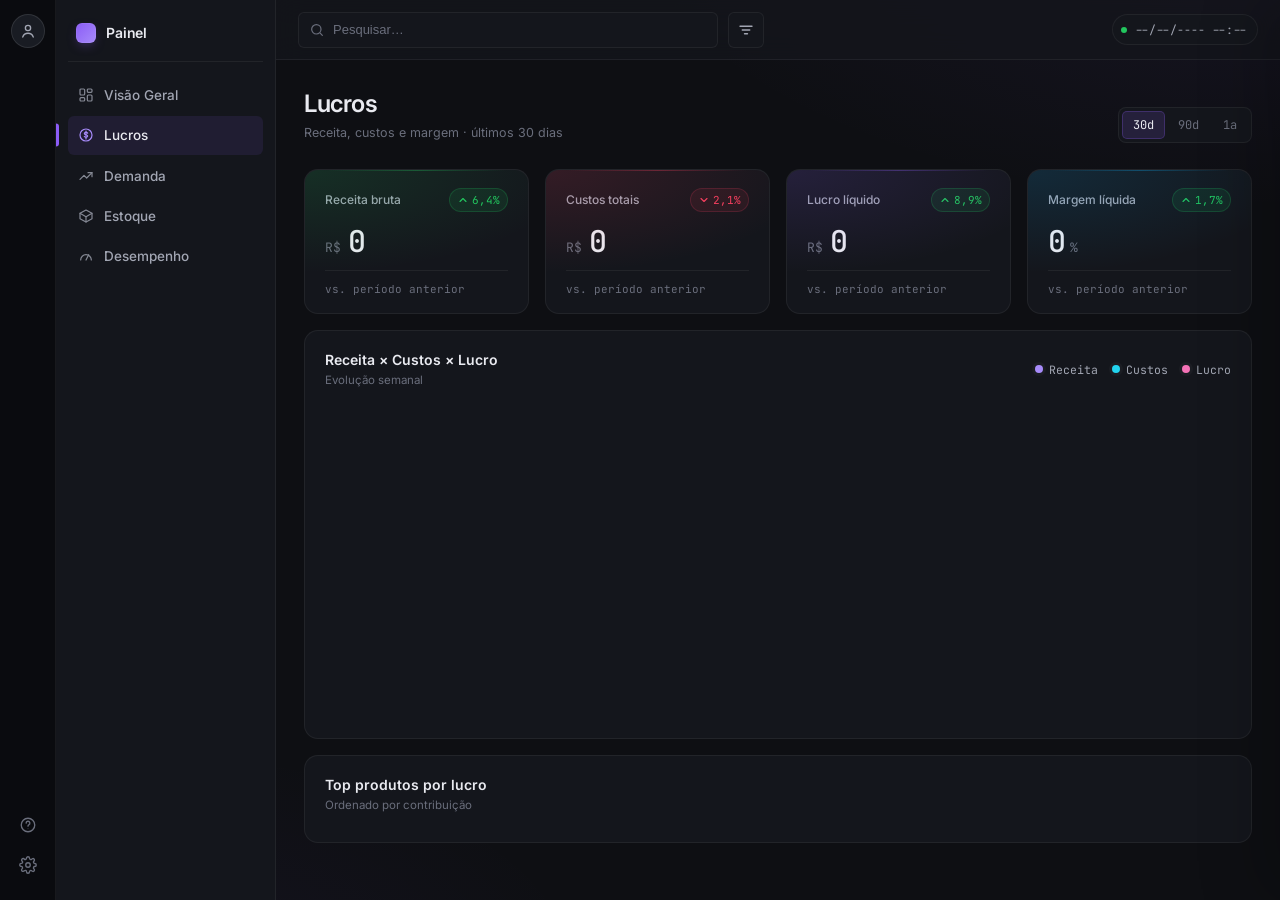
<file: profits.html>
<!-- profits.html -->
<!DOCTYPE html>
<html lang="pt-BR" data-theme="violeta" data-density="normal">

<head>
  <meta charset="UTF-8">
  <meta
    name="viewport"
    content="width=device-width, initial-scale=1.0"
  >

  <title>Dashboard · Lucros</title>

  <link rel="preconnect" href="https://fonts.googleapis.com">
  <link rel="preconnect" href="https://fonts.gstatic.com" crossorigin>

  <link
    href="https://fonts.googleapis.com/css2?family=Inter:wght@400;500;600;700&family=JetBrains+Mono:wght@400;500&display=swap"
    rel="stylesheet"
  >

  <link rel="stylesheet" href="profits.css">
</head>

<body>

  <!-- =====================================================
       TRILHA ESQUERDA
       ===================================================== -->

  <aside class="rail" id="rail">

    <button
      class="rail-avatar"
      aria-label="Perfil"
    >
      <svg
        viewBox="0 0 24 24"
        width="18"
        height="18"
        fill="none"
        stroke="currentColor"
        stroke-width="1.8"
        stroke-linecap="round"
        stroke-linejoin="round"
      >
        <circle cx="12" cy="8" r="3.5"/>
        <path d="M5 20c1.2-3.4 3.8-5 7-5s5.8 1.6 7 5"/>
      </svg>
    </button>

    <div class="rail-bottom">

      <button
        class="rail-btn"
        aria-label="Ajuda"
      >
        <svg
          viewBox="0 0 24 24"
          width="18"
          height="18"
          fill="none"
          stroke="currentColor"
          stroke-width="1.8"
          stroke-linecap="round"
          stroke-linejoin="round"
        >
          <circle cx="12" cy="12" r="9"/>
          <path d="M9.5 9.5a2.5 2.5 0 1 1 3.5 2.3c-.8.4-1 .9-1 1.7"/>
          <circle
            cx="12"
            cy="17"
            r=".6"
            fill="currentColor"
            stroke="none"
          />
        </svg>
      </button>

      <button
        class="rail-btn"
        id="settingsBtn"
        aria-label="Aparência e configurações"
      >
        <svg
          viewBox="0 0 24 24"
          width="18"
          height="18"
          fill="none"
          stroke="currentColor"
          stroke-width="1.8"
          stroke-linecap="round"
          stroke-linejoin="round"
        >
          <circle cx="12" cy="12" r="3"/>
          <path d="M19.4 15a1.7 1.7 0 0 0 .3 1.9l.1.1a2 2 0 1 1-2.8 2.8l-.1-.1a1.7 1.7 0 0 0-1.9-.3 1.7 1.7 0 0 0-1 1.5V21a2 2 0 1 1-4 0v-.1a1.7 1.7 0 0 0-1-1.6 1.7 1.7 0 0 0-1.9.3l-.1.1a2 2 0 1 1-2.8-2.8l.1-.1a1.7 1.7 0 0 0 .3-1.9 1.7 1.7 0 0 0-1.5-1H3a2 2 0 1 1 0-4h.1a1.7 1.7 0 0 0 1.6-1 1.7 1.7 0 0 0-.3-1.9l-.1-.1a2 2 0 1 1 2.8-2.8l.1.1a1.7 1.7 0 0 0 1.9.3H9a1.7 1.7 0 0 0 1-1.5V3a2 2 0 1 1 4 0v.1a1.7 1.7 0 0 0 1 1.5 1.7 1.7 0 0 0 1.9-.3l.1-.1a2 2 0 1 1 2.8 2.8l-.1.1a1.7 1.7 0 0 0-.3 1.9V9a1.7 1.7 0 0 0 1.5 1H21a2 2 0 1 1 0 4h-.1a1.7 1.7 0 0 0-1.5 1z"/>
        </svg>
      </button>

    </div>
  </aside>

  <!-- =====================================================
       MENU
       ===================================================== -->

  <nav
    class="menu"
    id="menu"
    aria-label="Seções"
  >

    <div class="brand">
      <span
        class="brand-mark"
        aria-hidden="true"
      ></span>

      <span class="brand-name">
        Painel
      </span>
    </div>

    <a href="#" class="menu-item">
      <svg
        viewBox="0 0 24 24"
        width="16"
        height="16"
        fill="none"
        stroke="currentColor"
        stroke-width="1.8"
        stroke-linecap="round"
        stroke-linejoin="round"
      >
        <rect x="3" y="3" width="7" height="9" rx="1.5"/>
        <rect x="14" y="3" width="7" height="5" rx="1.5"/>
        <rect x="14" y="12" width="7" height="9" rx="1.5"/>
        <rect x="3" y="16" width="7" height="5" rx="1.5"/>
      </svg>

      <span>Visão Geral</span>
    </a>

    <a
      href="#"
      class="menu-item active"
    >
      <svg
        viewBox="0 0 24 24"
        width="16"
        height="16"
        fill="none"
        stroke="currentColor"
        stroke-width="1.8"
        stroke-linecap="round"
        stroke-linejoin="round"
      >
        <circle cx="12" cy="12" r="9"/>
        <path d="M14.5 9.2c-.5-.8-1.4-1.2-2.5-1.2-1.4 0-2.5.7-2.5 1.8s1 1.5 2.5 1.8c1.6.4 2.5.9 2.5 2 0 1.1-1.1 1.8-2.5 1.8-1.1 0-2-.4-2.5-1.2"/>
        <path d="M12 6v12"/>
      </svg>

      <span>Lucros</span>
    </a>

    <a href="#" class="menu-item">
      <svg
        viewBox="0 0 24 24"
        width="16"
        height="16"
        fill="none"
        stroke="currentColor"
        stroke-width="1.8"
        stroke-linecap="round"
        stroke-linejoin="round"
      >
        <path d="M3 17l6-6 4 4 8-8"/>
        <path d="M15 7h6v6"/>
      </svg>

      <span>Demanda</span>
    </a>

    <a href="#" class="menu-item">
      <svg
        viewBox="0 0 24 24"
        width="16"
        height="16"
        fill="none"
        stroke="currentColor"
        stroke-width="1.8"
        stroke-linecap="round"
        stroke-linejoin="round"
      >
        <path d="M21 8l-9-5-9 5 9 5 9-5z"/>
        <path d="M3 8v8l9 5 9-5V8"/>
        <path d="M12 13v8"/>
      </svg>

      <span>Estoque</span>
    </a>

    <a href="#" class="menu-item">
      <svg
        viewBox="0 0 24 24"
        width="16"
        height="16"
        fill="none"
        stroke="currentColor"
        stroke-width="1.8"
        stroke-linecap="round"
        stroke-linejoin="round"
      >
        <path d="M4 18a8 8 0 1 1 16 0"/>
        <path d="M12 18l4-8"/>
      </svg>

      <span>Desempenho</span>
    </a>

  </nav>

  <!-- =====================================================
       BARRA SUPERIOR
       ===================================================== -->

  <header class="tools">

    <button
      class="menu-btn"
      id="menuBtn"
      aria-label="Abrir menu"
      aria-expanded="false"
      aria-controls="menu"
    >
      <svg
        viewBox="0 0 24 24"
        width="20"
        height="20"
        fill="none"
        stroke="currentColor"
        stroke-width="1.9"
        stroke-linecap="round"
      >
        <line x1="4" y1="7" x2="20" y2="7"/>
        <line x1="4" y1="12" x2="20" y2="12"/>
        <line x1="4" y1="17" x2="20" y2="17"/>
      </svg>
    </button>

    <div class="tools-left">

      <div class="search">

        <svg
          class="search-icon"
          viewBox="0 0 24 24"
          width="16"
          height="16"
          fill="none"
          stroke="currentColor"
          stroke-width="1.8"
          stroke-linecap="round"
          stroke-linejoin="round"
        >
          <circle cx="11" cy="11" r="7"/>
          <path d="M20 20l-3.2-3.2"/>
        </svg>

        <input
          type="text"
          placeholder="Pesquisar…"
          aria-label="Pesquisar"
        >

      </div>

      <button
        class="filter-btn"
        aria-label="Filtrar"
      >
        <svg
          viewBox="0 0 24 24"
          width="18"
          height="18"
          fill="none"
          stroke="currentColor"
          stroke-width="1.8"
          stroke-linecap="round"
        >
          <line x1="4" y1="7" x2="20" y2="7"/>
          <line x1="7" y1="12" x2="17" y2="12"/>
          <line x1="10" y1="17" x2="14" y2="17"/>
        </svg>
      </button>

    </div>

    <div class="tools-right">
      <span
        class="live-dot"
        aria-hidden="true"
      ></span>

      <span
        class="live-time"
        id="clock"
      >
        --/--/---- --:--
      </span>
    </div>

  </header>

  <!-- MENU MOBILE -->

  <div
    class="overlay"
    id="overlay"
  ></div>

  <!-- =====================================================
       CONTEÚDO
       ===================================================== -->

  <main class="content">

    <div class="content-header">

      <div>
        <h1>Lucros</h1>

        <p class="subtitle">
          Receita, custos e margem · últimos 30 dias
        </p>
      </div>

      <div class="range-picker">
        <button class="chip active">30d</button>
        <button class="chip">90d</button>
        <button class="chip">1a</button>
      </div>

    </div>

    <!-- KPIs -->

    <section class="metrics">

      <article
        class="card"
        style="--c-rgb: 34,197,94"
      >
        <header>
          <span class="card-label">
            Receita bruta
          </span>

          <span class="card-badge down">
            <svg
              viewBox="0 0 24 24"
              width="12"
              height="12"
              fill="none"
              stroke="currentColor"
              stroke-width="2.2"
              stroke-linecap="round"
              stroke-linejoin="round"
            >
              <path d="M6 15l6-6 6 6"/>
            </svg>

            6,4%
          </span>
        </header>

        <div class="card-value">
          <small>R$</small>
          <span
            class="num"
            data-count="48230"
          >
            0
          </span>
        </div>

        <footer>
          vs. período anterior
        </footer>
      </article>

      <article
        class="card"
        style="--c-rgb: 244,63,94"
      >
        <header>
          <span class="card-label">
            Custos totais
          </span>

          <span class="card-badge up">
            <svg
              viewBox="0 0 24 24"
              width="12"
              height="12"
              fill="none"
              stroke="currentColor"
              stroke-width="2.2"
              stroke-linecap="round"
              stroke-linejoin="round"
            >
              <path d="M6 9l6 6 6-6"/>
            </svg>

            2,1%
          </span>
        </header>

        <div class="card-value">
          <small>R$</small>
          <span
            class="num"
            data-count="18740"
          >
            0
          </span>
        </div>

        <footer>
          vs. período anterior
        </footer>
      </article>

      <article
        class="card"
        style="--c-rgb: 139,92,246"
      >
        <header>
          <span class="card-label">
            Lucro líquido
          </span>

          <span class="card-badge down">
            <svg
              viewBox="0 0 24 24"
              width="12"
              height="12"
              fill="none"
              stroke="currentColor"
              stroke-width="2.2"
              stroke-linecap="round"
              stroke-linejoin="round"
            >
              <path d="M6 15l6-6 6 6"/>
            </svg>

            8,9%
          </span>
        </header>

        <div class="card-value">
          <small>R$</small>
          <span
            class="num"
            data-count="29490"
          >
            0
          </span>
        </div>

        <footer>
          vs. período anterior
        </footer>
      </article>

      <article
        class="card"
        style="--c-rgb: 14,165,233"
      >
        <header>
          <span class="card-label">
            Margem líquida
          </span>

          <span class="card-badge down">
            <svg
              viewBox="0 0 24 24"
              width="12"
              height="12"
              fill="none"
              stroke="currentColor"
              stroke-width="2.2"
              stroke-linecap="round"
              stroke-linejoin="round"
            >
              <path d="M6 15l6-6 6 6"/>
            </svg>

            1,7%
          </span>
        </header>

        <div class="card-value">
          <span
            class="num"
            data-count="61"
            data-decimals="1"
          >
            0
          </span>

          <small>%</small>
        </div>

        <footer>
          vs. período anterior
        </footer>
      </article>

    </section>

    <!-- GRÁFICO -->

    <section class="panel">

      <header class="panel-head">

        <div>
          <h3>
            Receita × Custos × Lucro
          </h3>

          <p class="panel-sub">
            Evolução semanal
          </p>
        </div>

        <div class="legend">

          <span>
            <i
              class="dot"
              style="background:var(--chart-1)"
            ></i>
            Receita
          </span>

          <span>
            <i
              class="dot"
              style="background:var(--chart-2)"
            ></i>
            Custos
          </span>

          <span>
            <i
              class="dot"
              style="background:var(--chart-3)"
            ></i>
            Lucro
          </span>

        </div>

      </header>

      <div
        class="chart"
        id="chartProfits"
        aria-label="Gráfico de lucros"
      ></div>

    </section>

    <!-- TABELA -->

    <section class="panel">

      <header class="panel-head">

        <div>
          <h3>
            Top produtos por lucro
          </h3>

          <p class="panel-sub">
            Ordenado por contribuição
          </p>
        </div>

      </header>

      <div
        class="profit-table"
        id="profitTable"
      ></div>

    </section>

  </main>

  <!-- =====================================================
       NAV MOBILE
       ===================================================== -->

  <nav
    class="bottom-nav"
    aria-label="Navegação rápida"
  >

    <a href="#">
      <svg
        viewBox="0 0 24 24"
        width="20"
        height="20"
        fill="none"
        stroke="currentColor"
        stroke-width="1.8"
        stroke-linecap="round"
        stroke-linejoin="round"
      >
        <rect x="3" y="3" width="7" height="9" rx="1.5"/>
        <rect x="14" y="3" width="7" height="5" rx="1.5"/>
        <rect x="14" y="12" width="7" height="9" rx="1.5"/>
        <rect x="3" y="16" width="7" height="5" rx="1.5"/>
      </svg>

      <span>Geral</span>
    </a>

    <a
      href="#"
      class="active"
    >
      <svg
        viewBox="0 0 24 24"
        width="20"
        height="20"
        fill="none"
        stroke="currentColor"
        stroke-width="1.8"
        stroke-linecap="round"
        stroke-linejoin="round"
      >
        <circle cx="12" cy="12" r="9"/>
        <path d="M12 6v12"/>
        <path d="M14.5 9.2c-.5-.8-1.4-1.2-2.5-1.2-1.4 0-2.5.7-2.5 1.8s1 1.5 2.5 1.8c1.6.4 2.5.9 2.5 2 0 1.1-1.1 1.8-2.5 1.8-1.1 0-2-.4-2.5-1.2"/>
      </svg>

      <span>Lucros</span>
    </a>

    <a href="#">
      <svg
        viewBox="0 0 24 24"
        width="20"
        height="20"
        fill="none"
        stroke="currentColor"
        stroke-width="1.8"
        stroke-linecap="round"
        stroke-linejoin="round"
      >
        <path d="M3 17l6-6 4 4 8-8"/>
        <path d="M15 7h6v6"/>
      </svg>

      <span>Demanda</span>
    </a>

    <a href="#">
      <svg
        viewBox="0 0 24 24"
        width="20"
        height="20"
        fill="none"
        stroke="currentColor"
        stroke-width="1.8"
        stroke-linecap="round"
        stroke-linejoin="round"
      >
        <path d="M21 8l-9-5-9 5 9 5 9-5z"/>
        <path d="M3 8v8l9 5 9-5V8"/>
      </svg>

      <span>Estoque</span>
    </a>

    <a href="#">
      <svg
        viewBox="0 0 24 24"
        width="20"
        height="20"
        fill="none"
        stroke="currentColor"
        stroke-width="1.8"
        stroke-linecap="round"
        stroke-linejoin="round"
      >
        <path d="M4 18a8 8 0 1 1 16 0"/>
        <path d="M12 18l4-8"/>
      </svg>

      <span>Desemp.</span>
    </a>

  </nav>

  <!-- =====================================================
       CONFIGURAÇÕES
       ===================================================== -->

  <div
    class="settings-overlay"
    id="settingsOverlay"
  ></div>

  <aside
    class="settings"
    id="settings"
    aria-label="Configurações"
    aria-hidden="true"
  >

    <header class="settings-head">

      <div>
        <h2>Aparência</h2>

        <p>
          Personalize a experiência do painel.
        </p>
      </div>

      <button
        class="settings-close"
        id="settingsClose"
        aria-label="Fechar configurações"
      >
        <svg
          viewBox="0 0 24 24"
          width="18"
          height="18"
          fill="none"
          stroke="currentColor"
          stroke-width="1.8"
          stroke-linecap="round"
        >
          <path d="M6 6l12 12"/>
          <path d="M18 6L6 18"/>
        </svg>
      </button>

    </header>

    <div class="settings-body">

      <!-- TEMAS -->

      <section class="settings-section">

        <div class="section-head">
          <span class="section-label">
            Tema
          </span>

          <span class="section-hint">
            Escolha a aparência do painel.
          </span>
        </div>

        <div class="theme-grid">

          <div
            class="theme-card"
            data-theme-option="violeta"
            role="radio"
            tabindex="0"
            aria-checked="true"
          >
            <div
              class="theme-preview"
              data-theme="violeta"
            >
              <div class="tp-rail"></div>

              <div class="tp-body">
                <div class="tp-menu"></div>

                <div class="tp-cards">
                  <div class="tp-card"></div>
                  <div class="tp-card"></div>
                </div>

                <div class="tp-chart"></div>
              </div>
            </div>

            <span class="theme-name">
              Violeta
            </span>

            <span class="theme-check">
              ✓
            </span>
          </div>

          <div
            class="theme-card"
            data-theme-option="claro"
            role="radio"
            tabindex="0"
            aria-checked="false"
          >
            <div
              class="theme-preview"
              data-theme="claro"
            >
              <div class="tp-rail"></div>

              <div class="tp-body">
                <div class="tp-menu"></div>

                <div class="tp-cards">
                  <div class="tp-card"></div>
                  <div class="tp-card"></div>
                </div>

                <div class="tp-chart"></div>
              </div>
            </div>

            <span class="theme-name">
              Claro
            </span>

            <span class="theme-check">
              ✓
            </span>
          </div>

          <div
            class="theme-card"
            data-theme-option="quente"
            role="radio"
            tabindex="0"
            aria-checked="false"
          >
            <div
              class="theme-preview"
              data-theme="quente"
            >
              <div class="tp-rail"></div>

              <div class="tp-body">
                <div class="tp-menu"></div>

                <div class="tp-cards">
                  <div class="tp-card"></div>
                  <div class="tp-card"></div>
                </div>

                <div class="tp-chart"></div>
              </div>
            </div>

            <span class="theme-name">
              Quente
            </span>

            <span class="theme-check">
              ✓
            </span>
          </div>

          <div
            class="theme-card"
            data-theme-option="azul"
            role="radio"
            tabindex="0"
            aria-checked="false"
          >
            <div
              class="theme-preview"
              data-theme="azul"
            >
              <div class="tp-rail"></div>

              <div class="tp-body">
                <div class="tp-menu"></div>

                <div class="tp-cards">
                  <div class="tp-card"></div>
                  <div class="tp-card"></div>
                </div>

                <div class="tp-chart"></div>
              </div>
            </div>

            <span class="theme-name">
              Azul
            </span>

            <span class="theme-check">
              ✓
            </span>
          </div>

          <div
            class="theme-card"
            data-theme-option="verde"
            role="radio"
            tabindex="0"
            aria-checked="false"
          >
            <div
              class="theme-preview"
              data-theme="verde"
            >
              <div class="tp-rail"></div>

              <div class="tp-body">
                <div class="tp-menu"></div>

                <div class="tp-cards">
                  <div class="tp-card"></div>
                  <div class="tp-card"></div>
                </div>

                <div class="tp-chart"></div>
              </div>
            </div>

            <span class="theme-name">
              Verde
            </span>

            <span class="theme-check">
              ✓
            </span>
          </div>

        </div>

      </section>

      <!-- DENSIDADE -->

      <section class="settings-section">

        <div class="section-head">
          <span class="section-label">
            Densidade
          </span>

          <span class="section-hint">
            Controle o espaço entre os elementos.
          </span>
        </div>

        <div class="segmented">

          <button
            type="button"
            data-density-option="compact"
            role="radio"
            aria-checked="false"
          >
            Compacta
          </button>

          <button
            type="button"
            data-density-option="normal"
            role="radio"
            aria-checked="true"
          >
            Normal
          </button>

          <button
            type="button"
            data-density-option="comfort"
            role="radio"
            aria-checked="false"
          >
            Confortável
          </button>

        </div>

      </section>

      <!-- PREFERÊNCIAS -->

      <section class="settings-section">

        <div class="section-head">
          <span class="section-label">
            Preferências
          </span>

          <span class="section-hint">
            Ajustes de comportamento e privacidade.
          </span>
        </div>

        <div class="pref-list">

          <label class="pref">

            <span class="pref-info">
              <span class="pref-title">
                Reduzir animações
              </span>

              <span class="pref-sub">
                Diminui movimentos e transições.
              </span>
            </span>

            <span class="switch">
              <input
                type="checkbox"
                id="prefReduceMotion"
              >

              <span class="switch-track">
                <span class="switch-thumb"></span>
              </span>
            </span>

          </label>

          <label class="pref">

            <span class="pref-info">
              <span class="pref-title">
                Ocultar valores sensíveis
              </span>

              <span class="pref-sub">
                Valores ficam desfocados até passar o mouse.
              </span>
            </span>

            <span class="switch">
              <input
                type="checkbox"
                id="prefHideValues"
              >

              <span class="switch-track">
                <span class="switch-thumb"></span>
              </span>
            </span>

          </label>

        </div>

      </section>

      <!-- RESET -->

      <section class="settings-section">

        <button
          type="button"
          class="btn-ghost"
          id="resetSettings"
        >
          Restaurar configurações padrão
        </button>

      </section>

    </div>

  </aside>

  <script src="profits.js"></script>

</body>
</html>
</file>
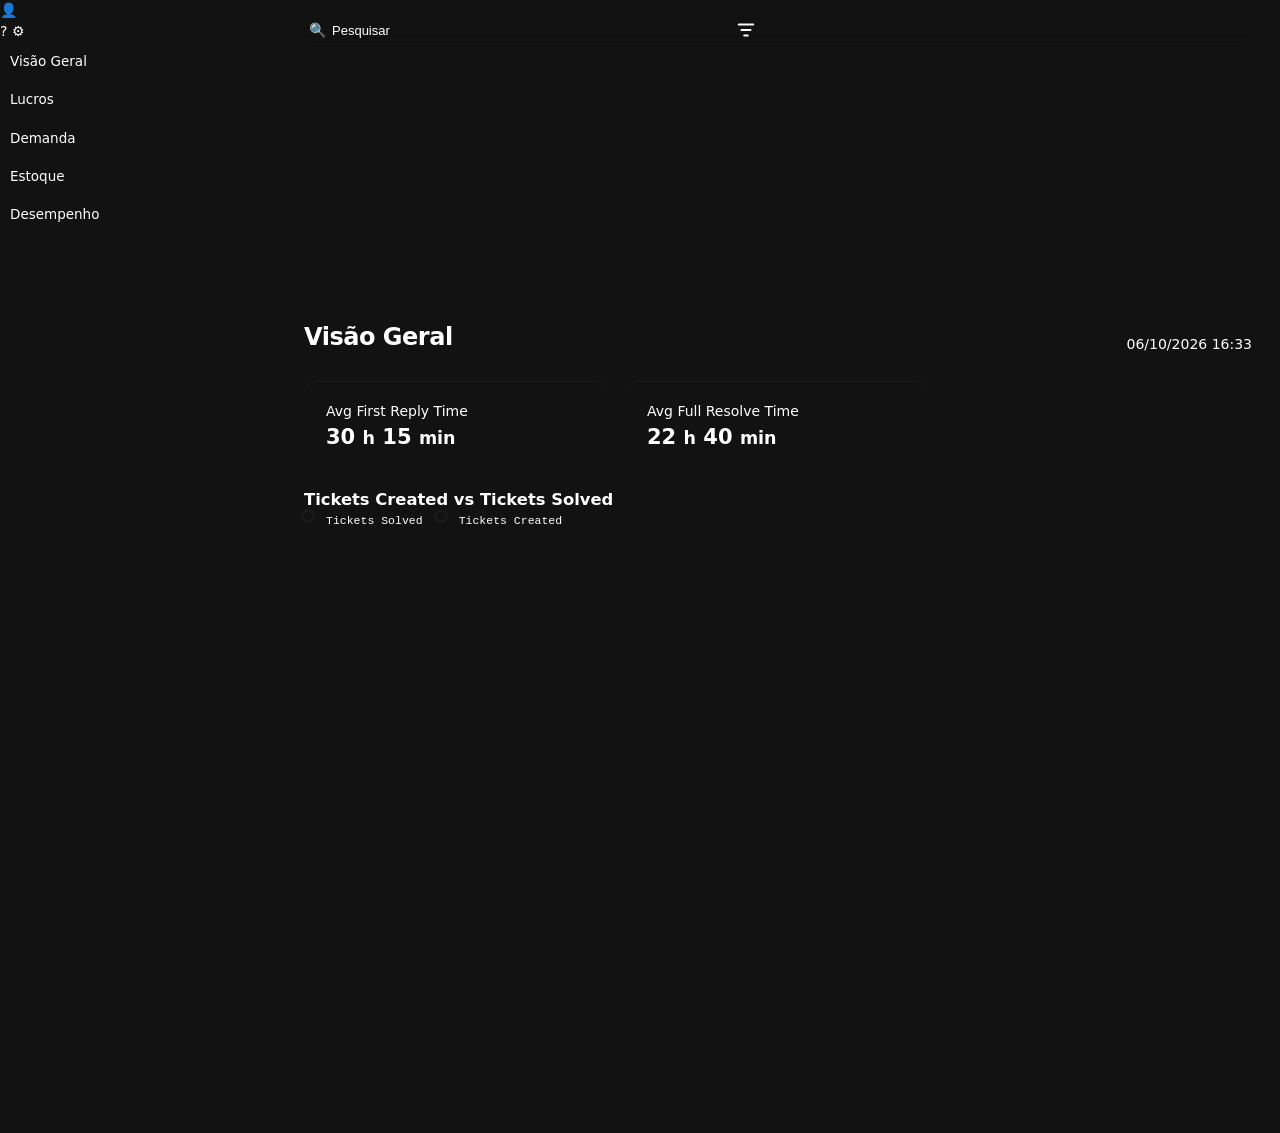
<file: prototipo.html>
<!DOCTYPE html>
<html lang="pt-BR">
<head>
    <meta charset="UTF-8">
    <meta name="viewport" content="width=device-width, initial-scale=1.0">
    <title>Dashboard</title>
    <link rel="stylesheet" href="prototipo.css">
</head>
<body>

    <!-- COLUNA PRETA (avatar + ajuda) -->
    <aside class="sidebar">
        <div class="avatar">
            <span class="avatar-icon">👤</span>
        </div>

        <div class="sidebar-bottom">
            <span class="sidebar-icon">?</span>
            <span class="sidebar-icon">⚙</span>
        </div>
    </aside>

    <!-- MENU LATERAL -->
    <nav class="sessions">
        <a href="#" class="menu-item">Visão Geral</a>
        <a href="#" class="menu-item">Lucros</a>
        <a href="#" class="menu-item">Demanda</a>
        <a href="#" class="menu-item">Estoque</a>
        <a href="#" class="menu-item active">Desempenho</a>
    </nav>

    <!-- BARRA SUPERIOR -->
    <header class="tools">
        <div class="tools-left">
            <div class="search">
                <input type="text" placeholder="Pesquisar">
                <span class="search-icon">🔍</span>
            </div>

            <!-- Ícone de filtro (SVG inline) -->
            <button class="filter-btn" aria-label="Filtrar">
                <svg xmlns="http://www.w3.org/2000/svg"
                     width="22" height="22"
                     viewBox="0 0 24 24"
                     fill="none"
                     stroke="currentColor"
                     stroke-width="2"
                     stroke-linecap="round"
                     stroke-linejoin="round">
                    <line x1="4"  y1="6"  x2="20" y2="6"/>
                    <line x1="7"  y1="12" x2="17" y2="12"/>
                    <line x1="10" y1="18" x2="14" y2="18"/>
                </svg>
            </button>
        </div>
    </header>

    <!-- CONTEÚDO -->
    <main class="content">

        <div class="content-header">
            <h1>Visão Geral</h1>
            <span class="datetime">06/10/2026 16:33</span>
        </div>

        <section class="metrics">
            <div class="card gradient-purple">
                <p>Avg First Reply Time</p>
                <h2>30 <small>h</small> 15 <small>min</small></h2>
            </div>
            <div class="card gradient-cyan">
                <p>Avg Full Resolve Time</p>
                <h2>22 <small>h</small> 40 <small>min</small></h2>
            </div>
        </section>

        <section class="chart-main">
            <div class="chart-header">
                <h3>Tickets Created vs Tickets Solved</h3>
                <div class="legend">
                    <span class="dot cyan"></span> Tickets Solved
                    <span class="dot purple"></span> Tickets Created
                </div>
            </div>
            <div class="chart-body"></div>
        </section>

    </main>

</body>
</html>
</file>
<file: prototipo.css>
/* ==========================================================================
   TOKENS
   ========================================================================== */
:root {
  --rail-w: 56px;
  --menu-w: 220px;
  --top-h: 60px;
  --r-sm: 6px;
  --r: 10px;
  --r-lg: 14px;
  --ease: cubic-bezier(.22, 1, .36, 1);
  --ease-out: cubic-bezier(.16, 1, .3, 1);
  --dur: .35s;
  --font: 'Inter', -apple-system, BlinkMacSystemFont, 'Segoe UI', system-ui, sans-serif;
  --mono: 'JetBrains Mono', ui-monospace, SFMono-Regular, Menlo, monospace;
}

*, *::before, *::after { margin: 0; padding: 0; box-sizing: border-box; }
html { color-scheme: dark; }
body {
  font-family: var(--font);
  font-size: 14px;
  line-height: 1.5;
  color: var(--fg);
  background: var(--bg);
  -webkit-font-smoothing: antialiased;
  text-rendering: optimizeLegibility;
}
button { font: inherit; color: inherit; background: none; border: 0; cursor: pointer; }
a { color: inherit; text-decoration: none; }
:focus-visible { outline: 2px solid var(--accent); outline-offset: 2px; border-radius: 4px; }

/* ==========================================================================
   RAIL
   ========================================================================== */
.rail {
  position: fixed;
  inset: 0 auto 0 0;
  width: var(--rail-w);
  background: var(--bg-rail);
  border-right: 1px solid var(--line);
  display: flex;
  flex-direction: column;
  align-items: center;
  justify-content: space-between;
  padding: 14px 0 max(18px, env(safe-area-inset-bottom, 0px));
  z-index: 1010;
  overflow-y: auto;
  overflow-x: hidden;
  overscroll-behavior: contain;
  scrollbar-width: none;
}
.rail::-webkit-scrollbar { display: none; }

.rail-avatar {
  width: 34px;
  height: 34px;
  border-radius: 50%;
  background: var(--bg-2);
  border: 1px solid var(--line-2);
  display: grid;
  place-items: center;
  color: var(--fg-2);
  transition: all .2s var(--ease);
  flex-shrink: 0;
}
.rail-avatar:hover {
  color: var(--fg);
  border-color: rgba(var(--accent-rgb), .5);
  box-shadow: 0 0 0 3px rgba(var(--accent-rgb), .12);
}

.rail-bottom {
  display: flex;
  flex-direction: column;
  gap: 6px;
  flex-shrink: 0;
}
.rail-btn {
  width: 34px;
  height: 34px;
  display: grid;
  place-items: center;
  border-radius: var(--r-sm);
  color: var(--fg-3);
  transition: all .2s var(--ease);
  flex-shrink: 0;
}
.rail-btn:hover { color: var(--fg); background: rgba(255, 255, 255, .05); }
[data-theme="claro"] .rail-btn:hover { background: rgba(0, 0, 0, .05); }

.rail-avatar[aria-expanded="true"],
.rail-btn[aria-expanded="true"] {
  color: var(--accent-2);
  background: rgba(var(--accent-rgb), .12);
  border-color: rgba(var(--accent-rgb), .35);
}

@media (max-height: 640px) {
  .rail { padding: 8px 0 max(10px, env(safe-area-inset-bottom, 0px)); }
  .rail-avatar { width: 30px; height: 30px; }
  .rail-btn { width: 30px; height: 30px; }
  .rail-bottom { gap: 4px; }
}

/* ==========================================================================
   MENU
   ========================================================================== */
.menu {
  position: fixed;
  inset: 0 auto 0 var(--rail-w);
  width: var(--menu-w);
  background: var(--bg-1);
  border-right: 1px solid var(--line);
  padding: 14px 12px max(22px, env(safe-area-inset-bottom, 0px));
  display: flex;
  flex-direction: column;
  gap: 2px;
  z-index: 1011;
  overflow-y: auto;
  overflow-x: hidden;
  overscroll-behavior: contain;
  scrollbar-width: thin;
  scrollbar-color: var(--line-2) transparent;
}
.menu::-webkit-scrollbar { width: 6px; }
.menu::-webkit-scrollbar-thumb { background: var(--line-2); border-radius: 3px; }

.brand {
  display: flex;
  align-items: center;
  gap: 10px;
  padding: 8px 8px 18px;
  border-bottom: 1px solid var(--line);
  margin-bottom: 12px;
  flex-shrink: 0;
}
.brand-mark { width: 20px; height: 20px; flex-shrink: 0; display: block; color: var(--accent); }
.brand-name { font-weight: 600; letter-spacing: -.01em; font-size: 14px; }

.menu-item {
  position: relative;
  display: flex;
  align-items: center;
  gap: 10px;
  padding: 9px 10px;
  border-radius: var(--r-sm);
  color: var(--fg-2);
  font-size: 13.5px;
  font-weight: 500;
  transition: color .18s var(--ease), background .18s var(--ease);
  flex-shrink: 0;
}
.menu-item svg { flex-shrink: 0; opacity: .8; }
.menu-item::before {
  content: "";
  position: absolute;
  left: -12px;
  top: 50%;
  width: 3px;
  height: 0;
  background: var(--accent);
  border-radius: 0 3px 3px 0;
  transform: translateY(-50%);
  transition: height .28s var(--ease);
}
.menu-item:hover { color: var(--fg); background: rgba(255, 255, 255, .035); }
[data-theme="claro"] .menu-item:hover { background: rgba(0, 0, 0, .035); }
.menu-item.active { color: var(--fg); background: rgba(var(--accent-rgb), .10); }
.menu-item.active::before { height: 60%; }
.menu-item.active svg { color: var(--accent-2); opacity: 1; }

/* ==========================================================================
   TOPBAR
   ========================================================================== */
.tools {
  position: fixed;
  inset: 0 0 auto calc(var(--rail-w) + var(--menu-w));
  height: var(--top-h);
  display: flex;
  align-items: center;
  gap: 12px;
  padding: 0 22px;
  background: color-mix(in srgb, var(--bg-1) 80%, transparent);
  backdrop-filter: blur(14px);
  -webkit-backdrop-filter: blur(14px);
  border-bottom: 1px solid var(--line);
  z-index: 1000;
}
.tools-left { display: flex; align-items: center; gap: 10px; flex: 1; min-width: 0; }

.menu-btn {
  display: none;
  width: 36px;
  height: 36px;
  border-radius: var(--r-sm);
  color: var(--fg-2);
  align-items: center;
  justify-content: center;
  flex-shrink: 0;
}
.menu-btn:hover { background: rgba(255, 255, 255, .05); color: var(--fg); }

/* Settings button no topbar — só mobile */
.tools-settings-btn {
  display: none;
  width: 36px;
  height: 36px;
  border-radius: var(--r-sm);
  color: var(--fg-2);
  align-items: center;
  justify-content: center;
  flex-shrink: 0;
  transition: all .18s var(--ease);
}
.tools-settings-btn:hover { color: var(--fg); background: rgba(255, 255, 255, .05); }

.search { position: relative; width: min(420px, 100%); }
.search input {
  width: 100%;
  height: 36px;
  padding: 0 12px 0 34px;
  font-size: 13px;
  color: var(--fg);
  background: var(--bg-1);
  border: 1px solid var(--line);
  border-radius: var(--r-sm);
  outline: none;
  transition: border-color .2s var(--ease), background .2s var(--ease), box-shadow .2s var(--ease);
}
.search input::placeholder { color: var(--fg-3); }
.search input:hover { border-color: var(--line-2); }
.search input:focus {
  border-color: rgba(var(--accent-rgb), .55);
  background: var(--bg-2);
  box-shadow: 0 0 0 3px rgba(var(--accent-rgb), .1);
}
.search-icon {
  position: absolute;
  left: 11px;
  top: 50%;
  transform: translateY(-50%);
  color: var(--fg-3);
  pointer-events: none;
}
.search-results {
  position: absolute;
  top: calc(100% + 6px);
  left: 0;
  right: 0;
  background: var(--bg-2);
  border: 1px solid var(--line-2);
  border-radius: var(--r);
  box-shadow: 0 16px 40px -18px rgba(0, 0, 0, .7);
  padding: 4px;
  max-height: 340px;
  overflow-y: auto;
  z-index: 1060;
  display: none;
}
.search-results.is-open { display: block; }
.search-empty { padding: 14px 12px; font-size: 12px; color: var(--fg-3); text-align: center; }
.search-result {
  width: 100%;
  display: flex;
  align-items: center;
  gap: 10px;
  padding: 9px 10px;
  border-radius: var(--r-sm);
  color: var(--fg-2);
  font-size: 13px;
  font-weight: 500;
  text-align: left;
  transition: background .15s var(--ease), color .15s var(--ease);
}
.search-result svg { flex-shrink: 0; opacity: .55; }
.search-result:hover, .search-result.is-active { color: var(--fg); background: rgba(var(--accent-rgb), .10); }
.search-result:hover svg, .search-result.is-active svg { color: var(--accent-2); opacity: 1; }

.filter-wrap { position: relative; flex-shrink: 0; }
.filter-btn {
  position: relative;
  width: 36px;
  height: 36px;
  display: grid;
  place-items: center;
  color: var(--fg-2);
  border: 1px solid var(--line);
  border-radius: var(--r-sm);
  background: var(--bg-1);
  transition: all .2s var(--ease);
}
.filter-btn:hover { color: var(--fg); border-color: var(--line-2); background: var(--bg-2); }
.filter-btn[aria-expanded="true"] {
  color: var(--accent-2);
  border-color: rgba(var(--accent-rgb), .55);
  background: rgba(var(--accent-rgb), .10);
}
.filter-count {
  position: absolute;
  top: -5px;
  right: -5px;
  min-width: 16px;
  height: 16px;
  padding: 0 4px;
  border-radius: 999px;
  background: var(--accent);
  color: var(--accent-fg);
  font-family: var(--mono);
  font-size: 9.5px;
  font-weight: 600;
  display: grid;
  place-items: center;
  line-height: 1;
  box-shadow: 0 0 0 2px var(--bg-1);
}
.filter-menu {
  position: absolute;
  top: calc(100% + 8px);
  right: 0;
  width: 220px;
  padding: 10px;
  background: var(--bg-2);
  border: 1px solid var(--line-2);
  border-radius: var(--r);
  box-shadow: 0 16px 40px -18px rgba(0, 0, 0, .8), 0 0 0 1px rgba(0, 0, 0, .15);
  z-index: 1060;
  display: flex;
  flex-direction: column;
  gap: 2px;
  animation: rise .22s var(--ease-out) both;
}
.filter-menu[hidden] { display: none; }
.filter-head {
  display: flex;
  align-items: center;
  justify-content: space-between;
  padding: 4px 8px 8px;
  border-bottom: 1px solid var(--line);
  margin-bottom: 4px;
}
.filter-label {
  font-family: var(--mono);
  font-size: 10px;
  text-transform: uppercase;
  letter-spacing: .12em;
  color: var(--fg-3);
  font-weight: 500;
}
.filter-clear {
  font-size: 11px;
  color: var(--accent-2);
  font-weight: 500;
  padding: 2px 6px;
  border-radius: 4px;
  transition: background .18s var(--ease);
}
.filter-clear:hover { background: rgba(var(--accent-rgb), .10); }
.filter-opt {
  display: flex;
  align-items: center;
  gap: 10px;
  padding: 8px 8px;
  border-radius: var(--r-sm);
  cursor: pointer;
  transition: background .15s var(--ease);
  font-size: 13px;
  color: var(--fg-2);
  user-select: none;
}
.filter-opt:hover { background: rgba(255, 255, 255, .035); color: var(--fg); }
[data-theme="claro"] .filter-opt:hover { background: rgba(0, 0, 0, .035); }
.filter-opt input { position: absolute; opacity: 0; pointer-events: none; }
.filter-check {
  width: 16px;
  height: 16px;
  border-radius: 4px;
  border: 1.5px solid var(--line-2);
  display: grid;
  place-items: center;
  flex-shrink: 0;
  transition: all .18s var(--ease);
  background: transparent;
  position: relative;
}
.filter-check::after {
  content: "";
  width: 4px;
  height: 8px;
  border: solid var(--accent-fg);
  border-width: 0 2px 2px 0;
  transform: rotate(45deg) translate(-1px, -1px) scale(0);
  transition: transform .18s var(--ease);
}
.filter-opt input:checked ~ .filter-check { background: var(--accent); border-color: var(--accent); }
.filter-opt input:checked ~ .filter-check::after { transform: rotate(45deg) translate(-1px, -1px) scale(1); }
.filter-opt input:focus-visible ~ .filter-check { outline: 2px solid var(--accent); outline-offset: 2px; }
.filter-name { flex: 1; }

.tools-right {
  display: flex;
  align-items: center;
  gap: 8px;
  margin-left: auto;
  padding: 6px 10px 6px 8px;
  border: 1px solid var(--line);
  border-radius: 999px;
  background: var(--bg-1);
}
.live-dot {
  width: 6px;
  height: 6px;
  border-radius: 50%;
  background: var(--pos);
  box-shadow: 0 0 0 0 rgba(34, 197, 94, .5);
  animation: pulse 2s infinite;
}
@keyframes pulse {
  0% { box-shadow: 0 0 0 0 rgba(34, 197, 94, .5); }
  70% { box-shadow: 0 0 0 6px rgba(34, 197, 94, 0); }
  100% { box-shadow: 0 0 0 0 rgba(34, 197, 94, 0); }
}
.live-time { font-family: var(--mono); font-size: 11.5px; color: var(--fg-2); letter-spacing: -.01em; }

/* ==========================================================================
   CONTEÚDO
   ========================================================================== */
.content {
  margin-left: calc(var(--rail-w) + var(--menu-w));
  padding: calc(var(--top-h) + 26px) 28px 40px;
  min-height: 100vh;
  background:
    radial-gradient(1100px 500px at 100% -10%, rgba(var(--accent-rgb), .08), transparent 60%),
    radial-gradient(700px 400px at -10% 110%, rgba(var(--accent-rgb), .05), transparent 60%),
    var(--bg);
}
.content-header {
  display: flex;
  justify-content: space-between;
  align-items: flex-end;
  gap: 20px;
  margin-bottom: 26px;
  animation: rise .5s var(--ease-out) both;
}
.content-header h1 { font-size: 24px; font-weight: 600; letter-spacing: -.02em; }
.subtitle { color: var(--fg-3); font-size: 12.5px; margin-top: 2px; }

.range-picker {
  display: flex;
  gap: 2px;
  padding: 3px;
  border: 1px solid var(--line);
  border-radius: 8px;
  background: var(--bg-1);
}
.chip {
  padding: 5px 11px;
  font-size: 12px;
  font-family: var(--mono);
  color: var(--fg-3);
  border-radius: 5px;
  transition: all .2s var(--ease);
}
.chip:hover { color: var(--fg-2); }
.chip.active {
  color: var(--fg);
  background: rgba(var(--accent-rgb), .14);
  box-shadow: 0 0 0 1px rgba(var(--accent-rgb), .25) inset;
}

/* ==========================================================================
   CARDS
   ========================================================================== */
.metrics {
  display: grid;
  grid-template-columns: repeat(3, minmax(0, 1fr));
  gap: 16px;
  margin-bottom: 16px;
}
.metrics > .card:nth-child(1) { --c-rgb: var(--c-rgb-1); }
.metrics > .card:nth-child(2) { --c-rgb: var(--c-rgb-2); }

.card {
  position: relative;
  padding: 20px 22px 18px;
  border-radius: var(--r-lg);
  background: linear-gradient(135deg, rgba(var(--c-rgb), .16), rgba(var(--c-rgb), .03) 65%), var(--bg-1);
  border: 1px solid rgba(var(--c-rgb), .22);
  box-shadow: inset 0 1px 0 rgba(255, 255, 255, .04);
  overflow: hidden;
  transition: border-color .25s var(--ease), transform .25s var(--ease), box-shadow .25s var(--ease);
  animation: rise .5s var(--ease-out) both;

  container-type: inline-size;   /* habilita cqi dentro do card */
  container-name: card;
}
.card:nth-child(2) { animation-delay: .06s; }
.card:nth-child(3) { animation-delay: .12s; }
.card:hover {
  border-color: rgba(var(--c-rgb), .45);
  transform: translateY(-2px);
  box-shadow: inset 0 1px 0 rgba(255, 255, 255, .05), 0 10px 30px -20px rgba(var(--c-rgb), .8);
}
.card header {
  display: flex;
  align-items: center;
  justify-content: space-between;
  gap: 10px;
  margin-bottom: 14px;
}
.card-label { font-size: 12px; color: var(--fg-2); font-weight: 500; letter-spacing: -.005em; }
.card-badge {
  display: inline-flex;
  align-items: center;
  gap: 3px;
  font-family: var(--mono);
  font-size: 11px;
  padding: 3px 7px;
  border-radius: 999px;
}
.card-badge.pos { background: rgba(34, 197, 94, .1); color: var(--pos); border: 1px solid rgba(34, 197, 94, .2); }
.card-badge.neg { background: rgba(244, 63, 94, .08); color: var(--neg); border: 1px solid rgba(244, 63, 94, .18); }
.card-badge.accent { background: rgba(var(--accent-rgb), .12); color: var(--accent-2); border: 1px solid rgba(var(--accent-rgb), .28); }

.card-value {
  display: flex;
  align-items: baseline;
  gap: 6px;
  font-family: var(--mono);
  font-weight: 500;
  letter-spacing: -.03em;
  font-feature-settings: "tnum" 1;
  min-width: 0;              /* permite encolher dentro do grid */
  max-width: 100%;
  overflow: hidden;          /* nada vaza para fora */
}
.card-value .num {
  font-size: clamp(18px, 5.5cqi, 30px);  /* encolhe com o tamanho do card */
  line-height: 1;
  color: var(--fg);
  white-space: nowrap;
  min-width: 0;
  overflow: hidden;
  text-overflow: ellipsis;   /* fallback: corta com "…" se ainda estourar */
  display: inline-block;
  max-width: 100%;
}
.card footer {
  margin-top: 12px;
  padding-top: 10px;
  border-top: 1px solid var(--line);
  font-size: 11px;
  color: var(--fg-3);
  font-family: var(--mono);
  letter-spacing: -.01em;
}

.card--goal { --c-rgb: var(--accent-rgb); }
.card--goal .goal-card-body { display: flex; flex-direction: column; gap: 10px; }
.goal-empty {
  font-size: 12px;
  color: var(--fg-3);
  font-family: var(--mono);
  padding: 8px 0;
  line-height: 1.5;
}
.goal-card-value {
  display: flex;
  align-items: baseline;
  gap: 6px;
  font-family: var(--mono);
  font-weight: 500;
  letter-spacing: -.03em;
  flex-wrap: wrap;
  min-width: 0;
  max-width: 100%;
  overflow: hidden;
}
.goal-card-value .num {
  font-size: clamp(16px, 5cqi, 26px);
  line-height: 1;
  color: var(--fg);
  transition: filter .25s var(--ease);
  white-space: nowrap;
  min-width: 0;
  overflow: hidden;
  text-overflow: ellipsis;
}
.goal-card-value small { font-size: 12px; color: var(--fg-3); font-weight: 400; transition: filter .25s var(--ease); }
.goal-card-track { height: 6px; background: var(--bg-3); border-radius: 3px; overflow: hidden; }
.goal-card-fill {
  height: 100%;
  width: 0;
  border-radius: 3px;
  background: linear-gradient(90deg, var(--accent), var(--accent-2));
  transition: width .8s cubic-bezier(.16, 1, .3, 1), background .3s var(--ease);
}
.goal-card-fill.is-complete { background: linear-gradient(90deg, var(--pos), #4ade80); }
.goal-card-remaining { font-size: 11.5px; color: var(--fg-3); font-family: var(--mono); }
.goal-card-remaining strong { color: var(--fg-2); font-weight: 500; transition: filter .25s var(--ease); }

/* ==========================================================================
   PAINEL
   ========================================================================== */
.panel {
  background: var(--bg-1);
  border: 1px solid var(--line);
  border-radius: var(--r-lg);
  padding: 18px 20px 14px;
  animation: rise .5s var(--ease-out) .12s both;
  scroll-margin-top: 80px;
}
.panel-head {
  display: flex;
  justify-content: space-between;
  align-items: center;
  gap: 12px;
  margin-bottom: 14px;
}
.panel-head h3 { font-size: 14px; font-weight: 600; letter-spacing: -.01em; }
.panel-sub { font-size: 11.5px; color: var(--fg-3); margin-top: 2px; }

.legend { display: flex; gap: 14px; font-size: 11.5px; color: var(--fg-2); font-family: var(--mono); }
.legend span {
  display: inline-flex;
  align-items: center;
  gap: 6px;
  cursor: pointer;
  user-select: none;
  transition: opacity .18s var(--ease);
}
.legend span:hover { opacity: 1; }
.legend span.off { opacity: .35; }
.legend .dot { width: 8px; height: 8px; border-radius: 50%; display: inline-block; box-shadow: 0 0 0 3px rgba(255, 255, 255, .03); }

/* ==========================================================================
   GRÁFICO DE LINHA
   ========================================================================== */
.chart { width: 100%; height: 300px; position: relative; }
.chart-inner { position: relative; width: 100%; height: 100%; padding: 16px 8px 28px; }
.chart-inner > svg {
  display: block;
  width: 100%;
  height: 100%;
  overflow: visible;
  clip-path: inset(0 100% 0 0);
  transition: clip-path 1.4s cubic-bezier(.16, 1, .3, 1);
}
.chart-inner.is-ready > svg { clip-path: inset(0 0 0 0); }
.chart-inner svg .serie { transition: opacity .3s var(--ease); }
.chart-inner svg .serie.is-hidden { opacity: 0; }
.chart-points { position: absolute; inset: 16px 8px 28px; pointer-events: none; }
.chart-points.is-hidden { display: none; }
.chart-dot {
  position: absolute;
  width: 6px;
  height: 6px;
  margin: -3px 0 0 -3px;
  border-radius: 50%;
  background: var(--chart-2);
  box-shadow: 0 0 0 2px var(--bg-1);
  opacity: 0;
  transform: scale(0);
  transition: opacity .3s ease, transform .35s cubic-bezier(.16, 1, .3, 1);
}
.chart-inner.is-ready .chart-dot { opacity: 1; transform: scale(1); }
.chart-labels {
  position: absolute;
  left: 8px;
  right: 8px;
  bottom: 0;
  height: 28px;
  font-family: var(--mono);
  font-size: 10px;
  color: var(--chart-label);
  pointer-events: none;
}
.chart-labels span { position: absolute; top: 50%; transform: translate(-50%, -50%); white-space: nowrap; }

.chart-hover {
  position: absolute;
  inset: 16px 8px 28px;
  z-index: 5;
  cursor: crosshair;
  touch-action: pan-y;
}
.chart-cursor {
  position: absolute;
  top: 0;
  bottom: 0;
  width: 1px;
  background: var(--line-2);
  opacity: 0;
  pointer-events: none;
  transition: opacity .15s ease, left .08s linear;
}
.chart-hover.is-active .chart-cursor { opacity: 1; }

.chart-tooltip {
  position: absolute;
  padding: 8px 12px;
  background: var(--bg-2);
  border: 1px solid var(--line-2);
  border-radius: var(--r);
  box-shadow: 0 12px 30px -12px rgba(0, 0, 0, .7);
  color: var(--fg);
  font-size: 12px;
  font-family: var(--mono);
  pointer-events: none;
  opacity: 0;
  transform: translate(-50%, -100%) translateY(-10px);
  transition: opacity .15s ease;
  white-space: nowrap;
  z-index: 10;
  min-width: 160px;
}
.chart-tooltip.is-visible { opacity: 1; }
.chart-tooltip .tt-label {
  color: var(--fg-3);
  font-size: 10px;
  text-transform: uppercase;
  letter-spacing: .1em;
  margin-bottom: 6px;
}
.chart-tooltip .tt-row { display: flex; align-items: center; justify-content: space-between; gap: 14px; padding: 2px 0; }
.chart-tooltip .tt-row span:first-child { display: inline-flex; align-items: center; gap: 6px; color: var(--fg-2); }
.chart-tooltip .tt-dot { width: 6px; height: 6px; border-radius: 50%; }
.chart-tooltip .tt-val { color: var(--fg); font-weight: 500; }

/* ==========================================================================
   ANÁLISES
   ========================================================================== */
.analytics { display: grid; grid-template-columns: repeat(3, minmax(0, 1fr)); gap: 16px; margin-top: 16px; }
.analytics--2 { grid-template-columns: repeat(2, minmax(0, 1fr)); }
.panel--donut, .panel--bars, .panel--stock, .panel--top { padding: 18px 20px; animation-delay: .18s; }

/* ---------- donut ---------- */
.donut-host { display: flex; align-items: center; gap: 14px; min-height: 160px; }
.donut-host svg { width: 140px; height: 140px; flex-shrink: 0; overflow: visible; }
.donut-slice-group {
  cursor: default;
}

.donut-slice-visual {
  transition: transform .35s cubic-bezier(.16, 1, .3, 1), opacity .25s var(--ease);
}
.donut-slice { transition: stroke-width .22s cubic-bezier(.16, 1, .3, 1), filter .22s var(--ease); }
.donut-center-label {
  font-family: var(--mono);
  font-size: 9.5px;
  fill: var(--fg-3);
  text-anchor: middle;
  text-transform: uppercase;
  letter-spacing: .08em;
}
.donut-center-value {
  font-family: var(--mono);
  font-size: 14px;
  font-weight: 600;
  fill: var(--fg);
  text-anchor: middle;
  transition: filter .25s var(--ease);
}
.donut-legend { display: flex; flex-direction: column; gap: 8px; font-size: 12px; color: var(--fg-2); font-family: var(--mono); min-width: 0; }
.donut-legend span {
  display: inline-flex;
  align-items: center;
  gap: 8px;
  white-space: nowrap;
  overflow: hidden;
  text-overflow: ellipsis;
  cursor: pointer;
  padding: 2px 0;
  transition: color .18s var(--ease);
}
.donut-legend span:hover, .donut-legend span.is-active { color: var(--fg); }
.donut-legend i { width: 8px; height: 8px; border-radius: 50%; flex-shrink: 0; }
.donut-legend b { color: var(--fg); font-weight: 500; margin-left: auto; }

/* ---------- barras verticais ---------- */
.bar-host { width: 100%; height: 170px; position: relative; }
.bar-inner { position: relative; width: 100%; height: 100%; }
.bar-inner > svg { display: block; width: 100%; height: 100%; }
.bar-hover {
  position: absolute;
  inset: 0;
  pointer-events: none;
  touch-action: pan-y;
}
.bar-hover-zone {
  position: absolute;
  pointer-events: auto;
  cursor: pointer;
}
.bar-hover-zone::after {
  content: "";
  position: absolute;
  inset: 0;
  background: rgba(var(--accent-rgb), 0);
  border-radius: 4px 4px 0 0;
  transition: background .18s var(--ease);
}
.bar-hover-zone:hover::after,
.bar-hover-zone.is-active::after { background: rgba(var(--accent-rgb), .08); }

.bar-tooltip {
  position: absolute;
  padding: 6px 10px;
  background: var(--bg-2);
  border: 1px solid var(--line-2);
  border-radius: 6px;
  box-shadow: 0 12px 24px -10px rgba(0, 0, 0, .75);
  font-family: var(--mono);
  font-size: 11px;
  color: var(--fg);
  pointer-events: none;
  opacity: 0;
  transform: translate(-50%, -100%) translateY(-6px);
  transition: opacity .15s ease;
  white-space: nowrap;
  z-index: 10;
}
.bar-tooltip.is-visible { opacity: 1; }
.bar-tooltip .tt-label {
  color: var(--fg-3);
  font-size: 9.5px;
  text-transform: uppercase;
  letter-spacing: .08em;
  margin-bottom: 3px;
}
.bar-tooltip .tt-val { font-weight: 500; }

/* ---------- estoque ---------- */
.stock-list { display: flex; flex-direction: column; gap: 12px; }
.hbar-head { display: flex; justify-content: space-between; align-items: baseline; gap: 10px; margin-bottom: 5px; font-size: 12.5px; }
.hbar-label { color: var(--fg-2); font-weight: 500; white-space: nowrap; overflow: hidden; text-overflow: ellipsis; }
.hbar-value { font-family: var(--mono); font-size: 11.5px; color: var(--fg); font-weight: 500; flex-shrink: 0; }
.hbar-value small { color: var(--fg-3); font-weight: 400; }
.hbar-track { height: 6px; border-radius: 3px; background: var(--bg-3); overflow: hidden; }
.hbar-fill {
  height: 100%;
  width: 0;
  border-radius: 3px;
  background: linear-gradient(90deg, var(--accent), var(--accent-2));
  transition: width .8s cubic-bezier(.16, 1, .3, 1);
}
.hbar.is-critical .hbar-fill { background: linear-gradient(90deg, var(--neg), #fb7185); }
.hbar.is-critical .hbar-value { color: var(--neg); }
.hbar.is-low .hbar-fill { background: linear-gradient(90deg, var(--warn), #fbbf24); }
.hbar.is-low .hbar-value { color: var(--warn); }

/* ---------- top produtos ---------- */
.top-list { display: flex; flex-direction: column; gap: 10px; }
.top-item { display: grid; grid-template-columns: 20px 1fr auto; align-items: center; gap: 12px; padding: 6px 0; }
.top-item + .top-item { border-top: 1px solid var(--line); }
.top-rank { font-family: var(--mono); font-size: 11px; color: var(--fg-3); text-align: center; width: 20px; }
.top-item:nth-child(1) .top-rank { color: var(--accent-2); font-weight: 600; }
.top-item:nth-child(2) .top-rank, .top-item:nth-child(3) .top-rank { color: var(--fg-2); }
.top-info { min-width: 0; display: flex; flex-direction: column; gap: 4px; }
.top-name { font-size: 12.5px; color: var(--fg); font-weight: 500; white-space: nowrap; overflow: hidden; text-overflow: ellipsis; }
.top-bar { height: 4px; border-radius: 2px; background: var(--bg-3); overflow: hidden; }
.top-bar-fill {
  height: 100%;
  width: 0;
  border-radius: 2px;
  background: linear-gradient(90deg, var(--accent), var(--accent-2));
  transition: width .8s cubic-bezier(.16, 1, .3, 1);
}
.top-value {
  font-family: var(--mono);
  font-size: 12px;
  color: var(--fg);
  font-weight: 500;
  flex-shrink: 0;
  transition: filter .25s var(--ease);
}

/* ==========================================================================
   HIGHLIGHT DE BUSCA
   ========================================================================== */
@keyframes highlightPulse {
  0% { box-shadow: 0 0 0 0 rgba(var(--accent-rgb), 0); }
  25% { box-shadow: 0 0 0 4px rgba(var(--accent-rgb), .35); }
  100% { box-shadow: 0 0 0 0 rgba(var(--accent-rgb), 0); }
}
.is-highlighted { animation: highlightPulse 2s cubic-bezier(.16, 1, .3, 1); }

/* ==========================================================================
   MODO APRESENTAÇÃO
   ========================================================================== */
body.presentation-mode .rail,
body.presentation-mode .menu,
body.presentation-mode .tools,
body.presentation-mode .bottom-nav { display: none !important; }
body.presentation-mode .content { margin-left: 0; padding: 28px 40px 40px; min-height: 100vh; }
.presentation-exit {
  position: fixed;
  right: 20px;
  bottom: 20px;
  z-index: 1300;
  display: inline-flex;
  align-items: center;
  gap: 8px;
  padding: 10px 16px;
  background: var(--bg-2);
  border: 1px solid var(--line-2);
  border-radius: 999px;
  color: var(--fg-2);
  font-size: 12.5px;
  font-weight: 500;
  box-shadow: 0 12px 30px -14px rgba(0, 0, 0, .7);
  transition: all .2s var(--ease);
  opacity: 0;
  pointer-events: none;
  transform: translateY(8px);
}
.presentation-exit:hover { color: var(--fg); border-color: rgba(var(--accent-rgb), .5); background: var(--bg-3); }
body.presentation-mode .presentation-exit { opacity: 1; pointer-events: auto; transform: none; }

/* ==========================================================================
   POPOVERS
   ========================================================================== */
.popover {
  position: fixed;
  left: calc(var(--rail-w) + 10px);
  width: 260px;
  padding: 12px;
  background: var(--bg-2);
  border: 1px solid var(--line-2);
  border-radius: var(--r);
  box-shadow: 0 20px 40px -20px rgba(0, 0, 0, .7), 0 0 0 1px rgba(0, 0, 0, .2);
  z-index: 1100;
  opacity: 0;
  transform: scale(.97);
  pointer-events: none;
  transition: opacity .2s var(--ease-out), transform .22s var(--ease-out);
}
.popover.is-open { opacity: 1; transform: none; pointer-events: auto; }
.popover--perfil { top: 14px; transform-origin: top left; }
.popover--ajuda { bottom: 60px; transform-origin: bottom left; }
.pop-head { display: flex; align-items: center; gap: 10px; padding-bottom: 12px; border-bottom: 1px solid var(--line); }
.pop-avatar {
  width: 36px;
  height: 36px;
  border-radius: 50%;
  background: rgba(var(--accent-rgb), .14);
  color: var(--accent-2);
  display: grid;
  place-items: center;
  flex-shrink: 0;
  font-family: var(--mono);
  font-size: 12px;
  font-weight: 600;
  letter-spacing: .02em;
}
.pop-user { min-width: 0; display: flex; flex-direction: column; line-height: 1.3; }
.pop-user strong { font-size: 13px; font-weight: 600; color: var(--fg); white-space: nowrap; overflow: hidden; text-overflow: ellipsis; }
.pop-user span { font-size: 11px; color: var(--fg-3); white-space: nowrap; overflow: hidden; text-overflow: ellipsis; }
.pop-section { padding-top: 12px; margin-top: 12px; border-top: 1px solid var(--line); }
.pop-section-label {
  display: block;
  font-family: var(--mono);
  font-size: 10px;
  text-transform: uppercase;
  letter-spacing: .1em;
  color: var(--fg-3);
  margin-bottom: 8px;
}
.pop-dl { display: flex; flex-direction: column; gap: 6px; }
.pop-dl > div { display: flex; justify-content: space-between; gap: 12px; font-size: 12px; line-height: 1.4; }
.pop-dl dt { color: var(--fg-3); }
.pop-dl dd { color: var(--fg); font-family: var(--mono); font-size: 11.5px; }
.pop-list { list-style: none; display: flex; flex-direction: column; gap: 1px; padding-top: 10px; }
.pop-item {
  width: 100%;
  display: flex;
  align-items: center;
  gap: 10px;
  padding: 8px 10px;
  border-radius: var(--r-sm);
  color: var(--fg-2);
  font-size: 13px;
  font-weight: 500;
  text-align: left;
  transition: color .18s var(--ease), background .18s var(--ease);
}
.pop-item svg { flex-shrink: 0; opacity: .8; }
.pop-item:hover { color: var(--fg); background: rgba(var(--accent-rgb), .10); }
.pop-item:hover svg { color: var(--accent-2); opacity: 1; }

/* ==========================================================================
   OVERLAY · NAV · ANIMAÇÕES
   ========================================================================== */
.overlay {
  position: fixed;
  inset: 0;
  background: rgba(0, 0, 0, .55);
  backdrop-filter: blur(2px);
  opacity: 0;
  pointer-events: none;
  transition: opacity .25s var(--ease);
  z-index: 1005;
  display: none;
}
body.menu-open .overlay { opacity: 1; pointer-events: auto; }
.bottom-nav { display: none; }
@keyframes rise {
  from { opacity: 0; transform: translateY(8px); }
  to { opacity: 1; transform: none; }
}

/* ==========================================================================
   RESPONSIVO
   ========================================================================== */
@media (max-width: 1200px) {
  .analytics { grid-template-columns: repeat(2, minmax(0, 1fr)); }
  .analytics > .panel:nth-child(3) { grid-column: span 2; }
  .analytics--2 { grid-template-columns: 1fr; }
}

@media (max-width: 1024px) {
  :root { --menu-w: 190px; }
  .content { padding-left: 22px; padding-right: 22px; }
  .search { width: min(360px, 100%); }
}

@media (max-width: 900px) {
  .tools-right { display: none; }
  .metrics { grid-template-columns: repeat(2, minmax(0, 1fr)); }
}

@media (max-width: 768px) {
  body { overflow-x: hidden; }

  .rail, .menu {
    transform: translateX(-100%);
    transition: transform .3s var(--ease-out);
    z-index: 1008;
  }
  .menu { left: 0; padding-left: calc(var(--rail-w) + 4px); }
  .rail { z-index: 1009; }
  body.menu-open .rail, body.menu-open .menu { transform: translateX(0); }

  .overlay { display: block; }
  body.menu-open { overflow: hidden; }

  .tools { left: 0; padding: 0 10px; gap: 6px; }
  .menu-btn { display: inline-flex; }
  .tools-settings-btn { display: inline-flex; }

  .content {
    margin-left: 0;
    padding: calc(var(--top-h) + 18px) 16px calc(88px + env(safe-area-inset-bottom));
  }
  .content-header { flex-direction: column; align-items: flex-start; gap: 12px; }
  .content-header h1 { font-size: 20px; }

  .metrics { grid-template-columns: 1fr; gap: 10px; }
  .card { padding: 14px; border-radius: var(--r); }
  .card-label { font-size: 11px; }
  .card-value .num { font-size: clamp(16px, 6cqi, 22px); }
  .card-badge { font-size: 10px; padding: 2px 6px; }
  .card footer { font-size: 10px; }
  .goal-card-value .num { font-size: clamp(16px, 5.5cqi, 22px); }

  .panel { padding: 14px; border-radius: var(--r); }
  .panel-head { flex-direction: column; align-items: flex-start; gap: 10px; }
  .legend { font-size: 11px; }
  .chart { height: 260px; }

  .analytics, .analytics--2 { grid-template-columns: 1fr; }
  .analytics > .panel:nth-child(3) { grid-column: auto; }

  .popover { left: calc(var(--rail-w) + 6px); width: 240px; }
  .popover--perfil { top: 12px; }
  .popover--ajuda { bottom: 56px; }

  .search-results { position: fixed; top: 60px; left: 12px; right: 12px; }
  .filter-menu { position: fixed; top: 60px; left: 12px; right: 12px; width: auto; }

  .bottom-nav {
    display: flex;
    justify-content: space-around;
    position: fixed;
    left: 0; right: 0; bottom: 0;
    padding: 8px 6px calc(8px + env(safe-area-inset-bottom));
    background: color-mix(in srgb, var(--bg-1) 92%, transparent);
    backdrop-filter: blur(14px);
    border-top: 1px solid var(--line);
    z-index: 900;
  }
  .bottom-nav a {
    flex: 1;
    display: flex;
    flex-direction: column;
    align-items: center;
    gap: 3px;
    font-size: 10.5px;
    color: var(--fg-3);
    padding: 4px 0;
    border-radius: 8px;
    transition: color .2s var(--ease);
  }
  .bottom-nav a.active { color: var(--accent-2); }
  .bottom-nav a svg { stroke-width: 1.7; }

  body.presentation-mode .content { padding: 20px 16px 60px; }
}

@media (max-width: 480px) {
  .tools { padding: 0 8px; gap: 4px; }
  .search { min-width: 0; }
  .search input { padding-right: 8px; }
  .content-header h1 { font-size: 18px; }
  .chart { height: 220px; }
  .bar-host { height: 150px; }
}

@media (max-width: 380px) {
  .card-value .num { font-size: clamp(14px, 6.5cqi, 18px); }
  .bottom-nav a { font-size: 9.5px; }
}

/* ==========================================================================
   TOAST
   ========================================================================== */
.toast-host {
  position: fixed;
  right: 22px;
  bottom: calc(22px + env(safe-area-inset-bottom, 0px));
  display: flex;
  flex-direction: column;
  gap: 8px;
  z-index: 1400;
  pointer-events: none;
}
.toast {
  display: flex;
  align-items: center;
  gap: 10px;
  min-width: 260px;
  max-width: 340px;
  padding: 11px 14px;
  background: var(--bg-2);
  border: 1px solid var(--line-2);
  border-radius: var(--r);
  box-shadow: 0 16px 40px -18px rgba(0, 0, 0, .8), 0 0 0 1px rgba(0, 0, 0, .2);
  color: var(--fg);
  font-size: 13px;
  font-weight: 500;
  opacity: 0;
  transform: translateY(12px);
  animation: toastIn .35s cubic-bezier(.16, 1, .3, 1) forwards;
  pointer-events: auto;
}
.toast.is-leaving { animation: toastOut .25s ease forwards; }
.toast-icon {
  width: 22px;
  height: 22px;
  display: grid;
  place-items: center;
  border-radius: 50%;
  background: rgba(var(--accent-rgb), .16);
  color: var(--accent-2);
  flex-shrink: 0;
}
@keyframes toastIn { to { opacity: 1; transform: translateY(0); } }
@keyframes toastOut { to { opacity: 0; transform: translateY(8px); } }
@media (max-width: 768px) {
  .toast-host {
    left: 16px;
    right: 16px;
    bottom: calc(84px + env(safe-area-inset-bottom, 0px));
  }
  .toast { min-width: 0; max-width: none; }
}

/* ==========================================================================
   ACESSIBILIDADE
   ========================================================================== */
@media (prefers-reduced-motion: reduce) {
  *, *::before, *::after {
    animation-duration: .001ms !important;
    animation-iteration-count: 1 !important;
    transition-duration: .001ms !important;
  }
}

/* ==========================================================================
   VALORES SENSÍVEIS
   ========================================================================== */
[data-hide-values="true"] .card-value .num { filter: blur(8px); }
[data-hide-values="true"] .card:hover .card-value .num { filter: none; }

[data-hide-values="true"] .donut-center-value { filter: blur(6px); }
[data-hide-values="true"] .donut-host:hover .donut-center-value { filter: none; }

[data-hide-values="true"] .goal-card-value .num,
[data-hide-values="true"] .goal-card-value small,
[data-hide-values="true"] .goal-card-remaining strong { filter: blur(7px); }
[data-hide-values="true"] .card--goal:hover .goal-card-value .num,
[data-hide-values="true"] .card--goal:hover .goal-card-value small,
[data-hide-values="true"] .card--goal:hover .goal-card-remaining strong { filter: none; }

[data-hide-values="true"] .goal-remaining { filter: blur(5px); }
[data-hide-values="true"] .goal-progress:hover .goal-remaining { filter: none; }

[data-hide-values="true"] .top-value { filter: blur(7px); }
[data-hide-values="true"] .top-item:hover .top-value { filter: none; }

[data-hide-values="true"] .chart-tooltip .tt-val,
[data-hide-values="true"] .bar-tooltip .tt-val { filter: blur(6px); }

/* ==========================================================================
   VIEWS (SPA)
   ========================================================================== */
.view[hidden] { display: none; }

.metrics--4 { grid-template-columns: repeat(4, minmax(0, 1fr)); }

@media (max-width: 1200px) {
  .metrics--4 { grid-template-columns: repeat(2, minmax(0, 1fr)); }
}
@media (max-width: 768px) {
  .metrics--4 { grid-template-columns: 1fr 1fr; gap: 10px; }
}
@media (max-width: 380px) {
  .metrics--4 { grid-template-columns: 1fr; }
}

/* ==========================================================================
   TABELA DE LUCROS
   ========================================================================== */
.profit-table {
  display: flex;
  flex-direction: column;
  gap: 2px;
}
.profit-row {
  display: grid;
  grid-template-columns: 2fr 1fr 1fr 1fr;
  align-items: center;
  gap: 12px;
  padding: 10px 4px;
  border-radius: var(--r-sm);
  transition: background .18s var(--ease);
  font-size: 13px;
}
.profit-row:not(.profit-head):hover {
  background: rgba(255, 255, 255, .025);
}
[data-theme="claro"] .profit-row:not(.profit-head):hover {
  background: rgba(0, 0, 0, .025);
}
.profit-row + .profit-row { border-top: 1px solid var(--line); }

.profit-head {
  font-family: var(--mono);
  font-size: 10.5px;
  text-transform: uppercase;
  letter-spacing: .12em;
  color: var(--fg-3);
  padding-bottom: 6px;
  border-bottom: 1px solid var(--line);
}

.profit-name {
  color: var(--fg);
  font-weight: 500;
  display: flex;
  align-items: center;
  gap: 8px;
}
.profit-name::before {
  content: "";
  width: 6px;
  height: 6px;
  border-radius: 50%;
  background: var(--accent);
  flex-shrink: 0;
}

.profit-row .num {
  font-family: var(--mono);
  font-size: 12.5px;
  color: var(--fg-2);
  text-align: right;
  transition: filter .25s var(--ease);
}
.profit-row .num.positive { color: var(--pos); }

[data-hide-values="true"] .profit-row .num { filter: blur(6px); }
[data-hide-values="true"] .profit-row:hover .num { filter: none; }

@media (max-width: 768px) {
  .profit-row { grid-template-columns: 1.6fr 1fr 1fr; font-size: 12px; }
  .profit-row .num:last-child { display: none; }
}

/* ==========================================================================
   VIEW · LUCROS
   ========================================================================== */
.metrics--4 { grid-template-columns: repeat(4, minmax(0, 1fr)); }

@media (max-width: 1200px) {
  .metrics--4 { grid-template-columns: repeat(2, minmax(0, 1fr)); }
}
@media (max-width: 768px) {
  .metrics--4 { grid-template-columns: 1fr 1fr; gap: 10px; }
}
@media (max-width: 380px) {
  .metrics--4 { grid-template-columns: 1fr; }
}

/* Card de percentual não é borrado em "ocultar valores" */
[data-hide-values="true"] .card--percent .card-value .num { filter: none !important; }

/* ---------- tabela de lucros ---------- */
.profit-table {
  display: flex;
  flex-direction: column;
  gap: 2px;
}
.profit-row {
  display: grid;
  grid-template-columns: 1.8fr 1fr 1fr 1fr;
  align-items: center;
  gap: 12px;
  padding: 10px 4px;
  border-radius: var(--r-sm);
  transition: background .18s var(--ease);
  font-size: 13px;
}
.profit-row:not(.profit-head):hover { background: rgba(255, 255, 255, .025); }
[data-theme="claro"] .profit-row:not(.profit-head):hover { background: rgba(0, 0, 0, .025); }
.profit-row + .profit-row { border-top: 1px solid var(--line); }

.profit-head {
  font-family: var(--mono);
  font-size: 10.5px;
  text-transform: uppercase;
  letter-spacing: .12em;
  color: var(--fg-3);
  padding-bottom: 6px;
  border-bottom: 1px solid var(--line);
}

.profit-name {
  color: var(--fg);
  font-weight: 500;
  display: flex;
  align-items: center;
  gap: 8px;
  min-width: 0;
  overflow: hidden;
  text-overflow: ellipsis;
  white-space: nowrap;
}
.profit-name::before {
  content: "";
  width: 6px;
  height: 6px;
  border-radius: 50%;
  background: var(--accent);
  flex-shrink: 0;
}

.profit-row .num {
  font-family: var(--mono);
  font-size: 12.5px;
  color: var(--fg-2);
  text-align: right;
  transition: filter .25s var(--ease);
}
.profit-row .num.positive { color: var(--pos); }
.profit-row .num.pct { color: var(--fg); font-weight: 500; }

[data-hide-values="true"] .profit-row .num:not(.pct) { filter: blur(6px); }
[data-hide-values="true"] .profit-row:hover .num:not(.pct) { filter: none; }

@media (max-width: 640px) {
  .profit-row { grid-template-columns: 1.5fr 1fr 0.8fr; font-size: 12px; }
  .profit-row .num:nth-child(2),
  .profit-head span:nth-child(2) { display: none; }
}

/* ==========================================================================
   VIEW · LUCROS
   ========================================================================== */
.metrics--4 { grid-template-columns: repeat(4, minmax(0, 1fr)); }

@media (max-width: 1200px) {
  .metrics--4 { grid-template-columns: repeat(2, minmax(0, 1fr)); }
}
@media (max-width: 768px) {
  .metrics--4 { grid-template-columns: 1fr 1fr; gap: 10px; }
}
@media (max-width: 380px) {
  .metrics--4 { grid-template-columns: 1fr; }
}

[data-hide-values="true"] .card--percent .card-value .num { filter: none !important; }

/* ---------- tabela de produtos ---------- */
.profit-table {
  display: flex;
  flex-direction: column;
  gap: 2px;
}
.profit-row {
  display: grid;
  grid-template-columns: 1.8fr .8fr 1fr 1fr 1fr;
  align-items: center;
  gap: 12px;
  padding: 10px 4px;
  border-radius: var(--r-sm);
  transition: background .18s var(--ease);
  font-size: 13px;
}
.profit-row:not(.profit-head):hover { background: rgba(255, 255, 255, .025); }
[data-theme="claro"] .profit-row:not(.profit-head):hover { background: rgba(0, 0, 0, .025); }
.profit-row + .profit-row { border-top: 1px solid var(--line); }

.profit-head {
  font-family: var(--mono);
  font-size: 10.5px;
  text-transform: uppercase;
  letter-spacing: .12em;
  color: var(--fg-3);
  padding-bottom: 6px;
  border-bottom: 1px solid var(--line);
}

.profit-name {
  color: var(--fg);
  font-weight: 500;
  display: flex;
  align-items: center;
  gap: 8px;
  min-width: 0;
  overflow: hidden;
  text-overflow: ellipsis;
  white-space: nowrap;
}
.profit-dot {
  width: 6px;
  height: 6px;
  border-radius: 50%;
  flex-shrink: 0;
}

.profit-badge {
  display: inline-flex;
  align-items: center;
  padding: 2px 7px;
  border-radius: 999px;
  font-family: var(--mono);
  font-size: 9.5px;
  font-weight: 500;
  letter-spacing: .03em;
  text-transform: uppercase;
  white-space: nowrap;
}
.profit-badge--hw { background: rgba(var(--c-rgb-2), .12); color: var(--accent-2); }
.profit-badge--sw { background: rgba(34, 197, 94, .12); color: var(--pos); }
.profit-badge--sv { background: rgba(244, 114, 182, .12); color: #f472b6; }

.profit-row .num {
  font-family: var(--mono);
  font-size: 12.5px;
  color: var(--fg-2);
  text-align: right;
  transition: filter .25s var(--ease);
}
.profit-row .num.positive { color: var(--pos); }
.profit-row .num.pct { color: var(--fg); font-weight: 500; }

[data-hide-values="true"] .profit-row .num:not(.pct) { filter: blur(6px); }
[data-hide-values="true"] .profit-row:hover .num:not(.pct) { filter: none; }

@media (max-width: 640px) {
  .profit-row { grid-template-columns: 1.5fr .8fr 1fr .8fr; font-size: 12px; }
  .profit-row .num:nth-child(4),
  .profit-head span:nth-child(4) { display: none; }
  .profit-badge { display: none; }
}

/* ---------- margem por categoria ---------- */
.margin-list {
  display: flex;
  flex-direction: column;
  gap: 14px;
  padding-top: 4px;
}
.margin-item {
  display: flex;
  flex-direction: column;
  gap: 6px;
}
.margin-head {
  display: flex;
  justify-content: space-between;
  align-items: baseline;
  gap: 10px;
  font-size: 12.5px;
}
.margin-label {
  color: var(--fg-2);
  font-weight: 500;
}
.margin-value {
  font-family: var(--mono);
  font-size: 13px;
  font-weight: 600;
  color: var(--fg);
}
.margin-value small {
  color: var(--fg-3);
  font-weight: 400;
  font-size: 11px;
  margin-left: 6px;
}
.margin-track {
  height: 8px;
  border-radius: 4px;
  background: var(--bg-3);
  overflow: hidden;
}
.margin-fill {
  height: 100%;
  width: 0;
  border-radius: 4px;
  background: linear-gradient(90deg, var(--accent), var(--accent-2));
  transition: width .8s cubic-bezier(.16, 1, .3, 1);
}
.margin-fill.tone-hw { background: linear-gradient(90deg, var(--accent), var(--accent-2)); }
.margin-fill.tone-sw { background: linear-gradient(90deg, #22c55e, #4ade80); }
.margin-fill.tone-sv { background: linear-gradient(90deg, #ec4899, #f472b6); }

/* ==========================================================================
   VIEW · DEMANDA
   ========================================================================== */
.metrics--4 { grid-template-columns: repeat(4, minmax(0, 1fr)); }

@media (max-width: 1200px) {
  .metrics--4 { grid-template-columns: repeat(2, minmax(0, 1fr)); }
}
@media (max-width: 768px) {
  .metrics--4 { grid-template-columns: 1fr 1fr; gap: 10px; }
}
@media (max-width: 380px) {
  .metrics--4 { grid-template-columns: 1fr; }
}

[data-hide-values="true"] .card--percent .card-value .num { filter: none !important; }

/* ---------- tabela ---------- */
.profit-table {
  display: flex;
  flex-direction: column;
  gap: 2px;
}
.profit-row {
  display: grid;
  grid-template-columns: 1.8fr .8fr 1fr 1fr 1fr;
  align-items: center;
  gap: 12px;
  padding: 10px 4px;
  border-radius: var(--r-sm);
  transition: background .18s var(--ease);
  font-size: 13px;
}
.profit-row:not(.profit-head):hover { background: rgba(255, 255, 255, .025); }
[data-theme="claro"] .profit-row:not(.profit-head):hover { background: rgba(0, 0, 0, .025); }
.profit-row + .profit-row { border-top: 1px solid var(--line); }

.profit-head {
  font-family: var(--mono);
  font-size: 10.5px;
  text-transform: uppercase;
  letter-spacing: .12em;
  color: var(--fg-3);
  padding-bottom: 6px;
  border-bottom: 1px solid var(--line);
}

.profit-name {
  color: var(--fg);
  font-weight: 500;
  display: flex;
  align-items: center;
  gap: 8px;
  min-width: 0;
  overflow: hidden;
  text-overflow: ellipsis;
  white-space: nowrap;
}
.profit-dot {
  width: 6px;
  height: 6px;
  border-radius: 50%;
  flex-shrink: 0;
}

.profit-badge {
  display: inline-flex;
  align-items: center;
  padding: 2px 7px;
  border-radius: 999px;
  font-family: var(--mono);
  font-size: 9.5px;
  font-weight: 500;
  letter-spacing: .03em;
  text-transform: uppercase;
  white-space: nowrap;
}
.profit-badge--hw { background: rgba(var(--c-rgb-2), .12); color: var(--accent-2); }
.profit-badge--sw { background: rgba(34, 197, 94, .12); color: var(--pos); }
.profit-badge--sv { background: rgba(244, 114, 182, .12); color: #f472b6; }
.profit-badge--nv { background: rgba(var(--accent-rgb), .14); color: var(--accent-2); }
.profit-badge--rn { background: rgba(34, 197, 94, .12); color: var(--pos); }
.profit-badge--up { background: rgba(244, 114, 182, .12); color: #f472b6; }

.profit-row .num {
  font-family: var(--mono);
  font-size: 12.5px;
  color: var(--fg-2);
  text-align: right;
  transition: filter .25s var(--ease);
}
.profit-row .num.positive { color: var(--pos); }
.profit-row .num.pct { color: var(--fg); font-weight: 500; }

[data-hide-values="true"] .profit-row .num:not(.pct) { filter: blur(6px); }
[data-hide-values="true"] .profit-row:hover .num:not(.pct) { filter: none; }

@media (max-width: 640px) {
  .profit-row { grid-template-columns: 1.5fr .8fr 1fr .8fr; font-size: 12px; }
  .profit-row .num:nth-child(4),
  .profit-head span:nth-child(4) { display: none; }
  .profit-badge { display: none; }
}

/* ---------- barras horizontais de distribuição ---------- */
.margin-list {
  display: flex;
  flex-direction: column;
  gap: 14px;
  padding-top: 4px;
}
.margin-item {
  display: flex;
  flex-direction: column;
  gap: 6px;
}
.margin-head {
  display: flex;
  justify-content: space-between;
  align-items: baseline;
  gap: 10px;
  font-size: 12.5px;
}
.margin-label {
  color: var(--fg-2);
  font-weight: 500;
}
.margin-value {
  font-family: var(--mono);
  font-size: 13px;
  font-weight: 600;
  color: var(--fg);
}
.margin-value small {
  color: var(--fg-3);
  font-weight: 400;
  font-size: 11px;
  margin-left: 6px;
}
.margin-track {
  height: 8px;
  border-radius: 4px;
  background: var(--bg-3);
  overflow: hidden;
}
.margin-fill {
  height: 100%;
  width: 0;
  border-radius: 4px;
  background: linear-gradient(90deg, var(--accent), var(--accent-2));
  transition: width .8s cubic-bezier(.16, 1, .3, 1);
}
.margin-fill.tone-hw { background: linear-gradient(90deg, var(--accent), var(--accent-2)); }
.margin-fill.tone-sw { background: linear-gradient(90deg, #22c55e, #4ade80); }
.margin-fill.tone-sv { background: linear-gradient(90deg, #ec4899, #f472b6); }

/* ==========================================================================
   VIEW · ESTOQUE
   ========================================================================== */

/* ---------- gráfico divergente (movimentação) ---------- */
.chart--diverging .chart-inner > svg { overflow: visible; }

/* ---------- Curva ABC ---------- */
.abc-stack {
  display: flex;
  height: 44px;
  border-radius: 10px;
  margin-bottom: 18px;
  border: 1px solid var(--line);
  position: relative;
  /* ⚠️ SEM overflow: hidden — o tooltip precisa "sair" da barra */
}

.abc-segment {
  transition: filter .2s var(--ease);
  position: relative;
  min-width: 0;
  cursor: default;
}

.abc-segment:first-child {
  border-top-left-radius: 10px;
  border-bottom-left-radius: 10px;
}
.abc-segment:last-child {
  border-top-right-radius: 10px;
  border-bottom-right-radius: 10px;
}

.abc-segment:hover { filter: brightness(1.12); }
.abc-segment.abc-a { background: var(--accent); }
.abc-segment.abc-b { background: var(--accent-2); }
.abc-segment.abc-c { background: var(--bg-3); }

.abc-legend {
  display: flex;
  flex-direction: column;
  gap: 12px;
}
.abc-leg-item {
  display: grid;
  grid-template-columns: 10px 1fr auto auto;
  align-items: center;
  gap: 12px;
  font-size: 12.5px;
}
.abc-leg-dot {
  width: 10px;
  height: 10px;
  border-radius: 3px;
  flex-shrink: 0;
}
.abc-leg-dot.abc-a { background: var(--accent); }
.abc-leg-dot.abc-b { background: var(--accent-2); }
.abc-leg-dot.abc-c { background: var(--bg-3); }

.abc-leg-name {
  color: var(--fg-2);
  font-weight: 500;
  min-width: 0;
  overflow: hidden;
  text-overflow: ellipsis;
  white-space: nowrap;
}
.abc-leg-item strong {
  font-family: var(--mono);
  font-size: 12px;
  color: var(--fg);
  font-weight: 600;
}
.abc-leg-item small {
  font-family: var(--mono);
  font-size: 10.5px;
  color: var(--fg-3);
}

/* ---------- Tooltip da Curva ABC ---------- */
.abc-tooltip {
  position: absolute;
  padding: 8px 12px;
  background: var(--bg-2);
  border: 1px solid var(--line-2);
  border-radius: var(--r);
  box-shadow: 0 12px 30px -12px rgba(0, 0, 0, .7);
  color: var(--fg);
  font-size: 12px;
  font-family: var(--mono);
  pointer-events: none;
  opacity: 0;
  transform: translate(-50%, -100%) translateY(-10px);
  transition: opacity .15s ease;
  white-space: nowrap;
  z-index: 10;
  min-width: 150px;
}
.abc-tooltip.is-visible { opacity: 1; }
.abc-tooltip .tt-label {
  color: var(--fg-3);
  font-size: 10px;
  text-transform: uppercase;
  letter-spacing: .1em;
  margin-bottom: 6px;
}
.abc-tooltip .tt-row {
  display: flex;
  align-items: center;
  justify-content: space-between;
  gap: 14px;
  padding: 2px 0;
}
.abc-tooltip .tt-row span:first-child { color: var(--fg-2); }
.abc-tooltip .tt-val { color: var(--fg); font-weight: 500; }

/* ---------- tabela de SKUs ---------- */
.sku-table {
  display: flex;
  flex-direction: column;
  gap: 2px;
}
.sku-row {
  display: grid;
  grid-template-columns: 90px 1.8fr .9fr 70px 1fr 1fr 90px;
  align-items: center;
  gap: 12px;
  padding: 11px 4px;
  border-radius: var(--r-sm);
  transition: background .18s var(--ease);
  font-size: 13px;
}
.sku-row:not(.sku-head):hover { background: rgba(255, 255, 255, .025); }
[data-theme="claro"] .sku-row:not(.sku-head):hover { background: rgba(0, 0, 0, .025); }
.sku-row + .sku-row { border-top: 1px solid var(--line); }

.sku-head {
  font-family: var(--mono);
  font-size: 10.5px;
  text-transform: uppercase;
  letter-spacing: .12em;
  color: var(--fg-3);
  padding-bottom: 6px;
  border-bottom: 1px solid var(--line);
}

.sku-code {
  font-family: var(--mono);
  font-size: 11px;
  color: var(--fg-3);
  letter-spacing: .02em;
  white-space: nowrap;
}
.sku-name {
  color: var(--fg);
  font-weight: 500;
  min-width: 0;
  overflow: hidden;
  text-overflow: ellipsis;
  white-space: nowrap;
}
.sku-cat {
  color: var(--fg-3);
  font-family: var(--mono);
  font-size: 10.5px;
  text-transform: uppercase;
  letter-spacing: .04em;
  white-space: nowrap;
  overflow: hidden;
  text-overflow: ellipsis;
}
.sku-row .num {
  font-family: var(--mono);
  font-size: 12.5px;
  color: var(--fg-2);
  text-align: right;
  transition: filter .25s var(--ease);
  white-space: nowrap;
}
.sku-row .num.total { color: var(--fg); font-weight: 500; }
.sku-row .num.qty { color: var(--fg); font-weight: 500; }

[data-hide-values="true"] .sku-row .num:not(.qty) { filter: blur(6px); }
[data-hide-values="true"] .sku-row:hover .num:not(.qty) { filter: none; }

/* pills de status */
.status-pill {
  display: inline-flex;
  align-items: center;
  gap: 5px;
  padding: 3px 8px;
  border-radius: 999px;
  font-family: var(--mono);
  font-size: 9.5px;
  font-weight: 500;
  text-transform: uppercase;
  letter-spacing: .05em;
  white-space: nowrap;
  justify-self: end;
}
.status-pill::before {
  content: "";
  width: 5px;
  height: 5px;
  border-radius: 50%;
  background: currentColor;
  flex-shrink: 0;
}
.status-pill--ok   { background: rgba(34,197,94,.12);  color: var(--pos); }
.status-pill--low  { background: rgba(245,158,11,.12); color: var(--warn); }
.status-pill--crit { background: rgba(244,63,94,.12);  color: var(--neg); }

@media (max-width: 1000px) {
  .sku-row { grid-template-columns: 80px 1.6fr .8fr 60px 1fr 90px; gap: 10px; font-size: 12px; }
  .sku-row .num:nth-child(5),
  .sku-head span:nth-child(5) { display: none; }
}

@media (max-width: 640px) {
  .sku-row { grid-template-columns: 1.5fr 1fr 90px; }
  .sku-row .sku-code,
  .sku-head span:nth-child(1) { display: none; }
  .sku-row .sku-cat,
  .sku-head span:nth-child(3) { display: none; }
  .sku-row .num:nth-child(4),
  .sku-head span:nth-child(4) { display: none; }
}

/* ==========================================================================
   VIEW · DESEMPENHO
   ========================================================================== */

/* ---------- Radar ---------- */
.radar-host {
  display: flex;
  align-items: center;
  justify-content: center;
  padding: 8px 0 4px;
}
.radar-host svg {
  width: 100%;
  max-width: 300px;
  height: auto;
  display: block;
}
.radar-axis-label {
  font-family: var(--mono);
  font-size: 9.5px;
  fill: var(--fg-3);
  text-anchor: middle;
  letter-spacing: .04em;
  text-transform: uppercase;
}
.radar-axis-label.is-strong { fill: var(--fg-2); }

.radar-polygon {
  fill: rgba(var(--accent-rgb), .18);
  stroke: var(--accent);
  stroke-width: 2;
  stroke-linejoin: round;
  transition: opacity .4s ease, transform .4s cubic-bezier(.16, 1, .3, 1);
  transform-origin: center;
}
.radar-polygon.is-hidden { opacity: 0; transform: scale(.6); }
.radar-grid { fill: none; stroke: var(--chart-grid); stroke-width: 1; }
.radar-grid-axis { stroke: var(--chart-grid); stroke-width: 1; }
.radar-dot {
  fill: var(--accent);
  stroke: var(--bg-1);
  stroke-width: 2;
}

/* ---------- Lista de medalhas (ranking) ---------- */
.rank-list {
  display: flex;
  flex-direction: column;
  gap: 4px;
}
.rank-row {
  display: grid;
  grid-template-columns: 28px 1.6fr 1fr 80px;
  align-items: center;
  gap: 12px;
  padding: 10px 6px;
  border-radius: var(--r-sm);
  font-size: 13px;
  transition: background .18s var(--ease);
}
.rank-row:hover { background: rgba(255, 255, 255, .025); }
[data-theme="claro"] .rank-row:hover { background: rgba(0, 0, 0, .025); }
.rank-row + .rank-row { border-top: 1px solid var(--line); }

.rank-pos {
  font-family: var(--mono);
  font-size: 12px;
  font-weight: 600;
  text-align: center;
  color: var(--fg-3);
  width: 28px;
  height: 28px;
  display: grid;
  place-items: center;
  border-radius: 6px;
  background: var(--bg-2);
}
.rank-pos.is-1 { background: rgba(var(--accent-rgb), .16); color: var(--accent-2); }
.rank-pos.is-2 { background: rgba(148, 163, 184, .14); color: #cbd5e1; }
.rank-pos.is-3 { background: rgba(180, 83, 9, .14); color: #f59e0b; }

.rank-name {
  color: var(--fg);
  font-weight: 500;
  min-width: 0;
  overflow: hidden;
  text-overflow: ellipsis;
  white-space: nowrap;
}
.rank-score {
  font-family: var(--mono);
  font-size: 12.5px;
  color: var(--fg);
  font-weight: 600;
  text-align: right;
}
.rank-delta {
  font-family: var(--mono);
  font-size: 11px;
  text-align: right;
  font-weight: 500;
}
.rank-delta.pos { color: var(--pos); }
.rank-delta.neg { color: var(--neg); }

/* ---------- gauge semicircular ---------- */
.gauge-host {
  display: flex;
  flex-direction: column;
  align-items: center;
  gap: 4px;
  padding: 4px 0 0;
}
.gauge-host svg {
  width: 100%;
  max-width: 220px;
  height: auto;
}
.gauge-track { fill: none; stroke: var(--bg-3); stroke-width: 12; stroke-linecap: round; }
.gauge-fill {
  fill: none;
  stroke-width: 12;
  stroke-linecap: round;
  transition: stroke-dashoffset 1s cubic-bezier(.16, 1, .3, 1);
}
.gauge-value {
  font-family: var(--mono);
  font-size: 26px;
  font-weight: 600;
  fill: var(--fg);
  text-anchor: middle;
}
.gauge-label {
  font-family: var(--mono);
  font-size: 9.5px;
  fill: var(--fg-3);
  text-anchor: middle;
  text-transform: uppercase;
  letter-spacing: .08em;
}

/* ==========================================================================
   LOGIN · bloqueio do painel
   ========================================================================== */
body.login-open > *:not(.login-screen):not(.settings):not(.settings-overlay):not(.toast-host) {
  /* enquanto o login estiver aberto, tudo o mais fica "congelado" visualmente */
  pointer-events: none;
}
</file>
<file: themes.css>
/* ==========================================================================
   TEMAS
   Ordem: superfícies · bordas · texto · acento · gráficos · cards · status
   ========================================================================== */

/* --------------------------------------------------------------------------
   VIOLETA (padrão · dark)
   -------------------------------------------------------------------------- */
:root,
[data-theme="violeta"] {
  color-scheme: dark;

  --bg:        #0e0f13;
  --bg-1:      #14161c;
  --bg-2:      #191c23;
  --bg-3:      #1f232b;
  --bg-rail:   #0a0b0f;
  --bg-elev:   #1c2028;

  --line:      rgba(255, 255, 255, .06);
  --line-2:    rgba(255, 255, 255, .10);

  --fg:        #e9eaf0;
  --fg-2:      #a2a6b3;
  --fg-3:      #6a6e7c;

  --accent:      #8b5cf6;
  --accent-2:    #a78bfa;
  --accent-rgb:  139, 92, 246;
  --accent-fg:   #ffffff;

  --chart-1:    #a78bfa;
  --chart-2:    #22d3ee;
  --chart-3:    #f472b6;
  --chart-4:    #60a5fa;
  --chart-grid: rgba(255, 255, 255, .06);
  --chart-label: rgba(255, 255, 255, .35);

  --c-rgb-1:    34, 211, 238;
  --c-rgb-2:    167, 139, 250;

  --pos:  #22c55e;
  --neg:  #f43f5e;
  --warn: #f59e0b;
}

/* --------------------------------------------------------------------------
   CLARO
   -------------------------------------------------------------------------- */
[data-theme="claro"] {
  color-scheme: light;

  --bg:        #f4f5f8;
  --bg-1:      #ffffff;
  --bg-2:      #eef0f4;
  --bg-3:      #e3e6ec;
  --bg-rail:   #ffffff;
  --bg-elev:   #ffffff;

  --line:      rgba(15, 20, 30, .08);
  --line-2:    rgba(15, 20, 30, .14);

  --fg:        #14171c;
  --fg-2:      #4e5563;
  --fg-3:      #868c9b;

  --accent:      #4f46e5;
  --accent-2:    #6366f1;
  --accent-rgb:  79, 70, 229;
  --accent-fg:   #ffffff;

  --chart-1:    #6366f1;
  --chart-2:    #0891b2;
  --chart-3:    #db2777;
  --chart-4:    #0284c7;
  --chart-grid: rgba(15, 20, 30, .08);
  --chart-label: rgba(20, 23, 28, .45);

  --c-rgb-1:    8, 145, 178;
  --c-rgb-2:    99, 102, 241;

  --pos:  #16a34a;
  --neg:  #dc2626;
  --warn: #d97706;
}

/* --------------------------------------------------------------------------
   QUENTE (âmbar · cobre)
   -------------------------------------------------------------------------- */
[data-theme="quente"] {
  color-scheme: dark;

  --bg:        #171009;
  --bg-1:      #1f1710;
  --bg-2:      #2a2017;
  --bg-3:      #382b1e;
  --bg-rail:   #0f0906;
  --bg-elev:   #2b2118;

  --line:      rgba(255, 210, 160, .09);
  --line-2:    rgba(255, 210, 160, .16);

  --fg:        #f7ead3;
  --fg-2:      #c8b49a;
  --fg-3:      #8a7660;

  --accent:      #f97316;
  --accent-2:    #fb923c;
  --accent-rgb:  249, 115, 22;
  --accent-fg:   #1a0e05;

  --chart-1:    #fb923c;
  --chart-2:    #fbbf24;
  --chart-3:    #ef4444;
  --chart-4:    #f59e0b;
  --chart-grid: rgba(255, 210, 160, .08);
  --chart-label: rgba(247, 234, 211, .38);

  --c-rgb-1:    251, 191, 36;
  --c-rgb-2:    251, 146, 60;

  --pos:  #22c55e;
  --neg:  #ef4444;
  --warn: #f59e0b;
}

/* --------------------------------------------------------------------------
   AZUL (oceano)
   -------------------------------------------------------------------------- */
[data-theme="azul"] {
  color-scheme: dark;

  --bg:        #0a1120;
  --bg-1:      #0f172a;
  --bg-2:      #16233a;
  --bg-3:      #1e2f4a;
  --bg-rail:   #060c18;
  --bg-elev:   #182338;

  --line:      rgba(180, 215, 255, .07);
  --line-2:    rgba(180, 215, 255, .13);

  --fg:        #e2ecf5;
  --fg-2:      #93a7bd;
  --fg-3:      #5f7590;

  --accent:      #38bdf8;
  --accent-2:    #7dd3fc;
  --accent-rgb:  56, 189, 248;
  --accent-fg:   #04202e;

  --chart-1:    #38bdf8;
  --chart-2:    #818cf8;
  --chart-3:    #06b6d4;
  --chart-4:    #6366f1;
  --chart-grid: rgba(180, 215, 255, .07);
  --chart-label: rgba(226, 236, 245, .38);

  --c-rgb-1:    129, 140, 248;
  --c-rgb-2:    56, 189, 248;

  --pos:  #22c55e;
  --neg:  #f43f5e;
  --warn: #f59e0b;
}

/* --------------------------------------------------------------------------
   VERDE (esmeralda)
   -------------------------------------------------------------------------- */
[data-theme="verde"] {
  color-scheme: dark;

  --bg:        #0a1410;
  --bg-1:      #0f1e17;
  --bg-2:      #152a20;
  --bg-3:      #1c3629;
  --bg-rail:   #060d0a;
  --bg-elev:   #172a21;

  --line:      rgba(180, 255, 215, .07);
  --line-2:    rgba(180, 255, 215, .13);

  --fg:        #dff5ea;
  --fg-2:      #8fb8a3;
  --fg-3:      #5c8570;

  --accent:      #10b981;
  --accent-2:    #34d399;
  --accent-rgb:  16, 185, 129;
  --accent-fg:   #04170f;

  --chart-1:    #34d399;
  --chart-2:    #84cc16;
  --chart-3:    #14b8a6;
  --chart-4:    #22c55e;
  --chart-grid: rgba(180, 255, 215, .07);
  --chart-label: rgba(223, 245, 234, .38);

  --c-rgb-1:    132, 204, 22;
  --c-rgb-2:    52, 211, 153;

  --pos:  #22c55e;
  --neg:  #f43f5e;
  --warn: #f59e0b;
}

/* --------------------------------------------------------------------------
   ROSA (magenta · ciano)
   -------------------------------------------------------------------------- */
[data-theme="rosa"] {
  color-scheme: dark;

  --bg:        #150a12;
  --bg-1:      #1d1018;
  --bg-2:      #271a23;
  --bg-3:      #34242e;
  --bg-rail:   #0e0610;
  --bg-elev:   #271a22;

  --line:      rgba(255, 200, 230, .08);
  --line-2:    rgba(255, 200, 230, .14);

  --fg:        #f5e6ee;
  --fg-2:      #c2a0b4;
  --fg-3:      #8a6b7e;

  --accent:      #ec4899;
  --accent-2:    #f472b6;
  --accent-rgb:  236, 72, 153;
  --accent-fg:   #ffffff;

  --chart-1:    #f472b6;
  --chart-2:    #ba65ff;
  --chart-3:    #a78bfa;
  --chart-4:    #fb7185;
  --chart-grid: rgba(255, 200, 230, .08);
  --chart-label: rgba(245, 230, 238, .40);

  --c-rgb-1:    186, 101, 255;
  --c-rgb-2:    244, 114, 182;

  --pos:  #22c55e;
  --neg:  #f43f5e;
  --warn: #f59e0b;
}
</file>
<file: configs.css>
/* ==========================================================================
   PAINEL DE CONFIGURAÇÕES
   ========================================================================== */

.settings-overlay {
  position: fixed;
  inset: 0;
  background: rgba(0, 0, 0, .5);
  backdrop-filter: blur(2px);
  -webkit-backdrop-filter: blur(2px);
  opacity: 0;
  pointer-events: none;
  transition: opacity .28s var(--ease);
  z-index: 1199;
}
body.settings-open .settings-overlay {
  opacity: 1;
  pointer-events: auto;
}

.settings {
  position: fixed;
  inset: 0 0 0 auto;
  width: 400px;
  max-width: 100vw;
  background: var(--bg-1);
  border-left: 1px solid var(--line);
  display: flex;
  flex-direction: column;
  transform: translateX(100%);
  transition: transform .38s var(--ease-out);
  z-index: 1200;
  box-shadow: -30px 0 60px -30px rgba(0, 0, 0, .5);
}
.settings.is-open { transform: none; }

.settings-head {
  display: flex;
  align-items: flex-start;
  justify-content: space-between;
  gap: 16px;
  padding: 20px 22px 18px;
  border-bottom: 1px solid var(--line);
  flex-shrink: 0;
}
.settings-head h2 {
  font-size: 15px;
  font-weight: 600;
  letter-spacing: -.01em;
}
.settings-head p {
  font-size: 12px;
  color: var(--fg-3);
  margin-top: 2px;
}
.settings-close {
  width: 32px;
  height: 32px;
  display: grid;
  place-items: center;
  color: var(--fg-3);
  border-radius: var(--r-sm);
  transition: all .18s var(--ease);
}
.settings-close:hover {
  color: var(--fg);
  background: rgba(255, 255, 255, .05);
}
[data-theme="claro"] .settings-close:hover {
  background: rgba(0, 0, 0, .05);
}

.settings-body {
  flex: 1;
  overflow-y: auto;
  overscroll-behavior: contain;
  padding: 4px 22px 22px;
  scrollbar-width: thin;
  scrollbar-color: var(--line-2) transparent;
}
.settings-body::-webkit-scrollbar { width: 6px; }
.settings-body::-webkit-scrollbar-thumb {
  background: var(--line-2);
  border-radius: 3px;
}

.settings-section {
  padding: 20px 0;
  border-bottom: 1px solid var(--line);
}
.settings-section:last-child { border-bottom: 0; }

.section-head {
  display: flex;
  align-items: baseline;
  justify-content: space-between;
  gap: 8px;
  margin-bottom: 12px;
}
.section-label {
  font-family: var(--mono);
  font-size: 10.5px;
  text-transform: uppercase;
  letter-spacing: .12em;
  color: var(--fg-3);
  font-weight: 500;
}
.section-hint {
  font-size: 11.5px;
  color: var(--fg-3);
}

/* ---------- temas ---------- */
.theme-grid {
  display: grid;
  grid-template-columns: 1fr 1fr;
  gap: 10px;
}
.theme-card {
  position: relative;
  padding: 8px;
  border: 1px solid var(--line);
  border-radius: var(--r);
  background: var(--bg-2);
  text-align: left;
  transition: border-color .2s var(--ease), background .2s var(--ease), transform .2s var(--ease);
  display: flex;
  flex-direction: column;
  gap: 8px;
}
.theme-card:hover {
  border-color: var(--line-2);
  transform: translateY(-1px);
}
.theme-card[aria-checked="true"] {
  border-color: rgba(var(--accent-rgb), .55);
  background: rgba(var(--accent-rgb), .06);
  box-shadow: 0 0 0 1px rgba(var(--accent-rgb), .25) inset;
}

.theme-name {
  font-size: 12px;
  font-weight: 500;
  color: var(--fg-2);
  padding-left: 2px;
}
.theme-card[aria-checked="true"] .theme-name { color: var(--fg); }

.theme-check {
  position: absolute;
  top: 12px;
  right: 12px;
  width: 16px;
  height: 16px;
  border-radius: 50%;
  background: var(--accent);
  color: var(--accent-fg);
  display: grid;
  place-items: center;
  opacity: 0;
  transform: scale(.6);
  transition: opacity .2s var(--ease), transform .25s var(--ease);
  z-index: 2;
  box-shadow: 0 0 0 2px var(--bg-2);
}
.theme-card[aria-checked="true"] .theme-check {
  opacity: 1;
  transform: scale(1);
}

.theme-preview {
  display: flex;
  height: 62px;
  border-radius: 6px;
  overflow: hidden;
  background: var(--bg);
  border: 1px solid var(--line);
  position: relative;
}
.tp-rail {
  width: 7px;
  background: var(--bg-rail);
  flex-shrink: 0;
}
.tp-menu {
  width: 18px;
  background: var(--bg-1);
  border-right: 1px solid var(--line);
  position: relative;
}
.tp-menu::before,
.tp-menu::after {
  content: "";
  position: absolute;
  left: 3px;
  width: 10px;
  height: 2px;
  background: var(--fg-3);
  border-radius: 2px;
  opacity: .55;
}
.tp-menu::before { top: 8px; }
.tp-menu::after  { top: 14px; width: 6px; }

.tp-body {
  flex: 1;
  padding: 5px;
  display: flex;
  flex-direction: column;
  gap: 4px;
  min-width: 0;
}
.tp-cards { display: flex; gap: 4px; }
.tp-card {
  flex: 1;
  height: 12px;
  background: var(--bg-1);
  border: 1px solid var(--line);
  border-radius: 3px;
  position: relative;
  overflow: hidden;
}
.tp-card::before {
  content: "";
  position: absolute;
  left: 3px;
  top: 3px;
  width: 40%;
  height: 3px;
  border-radius: 2px;
  background: var(--accent);
  opacity: .85;
}
.tp-chart {
  flex: 1;
  background: var(--bg-1);
  border: 1px solid var(--line);
  border-radius: 3px;
  position: relative;
  overflow: hidden;
  padding: 2px;
}
.tp-chart svg { display: block; width: 100%; height: 100%; }

/* ---------- segmented ---------- */
.segmented {
  display: grid;
  grid-template-columns: repeat(auto-fit, minmax(0, 1fr));
  gap: 2px;
  padding: 3px;
  border: 1px solid var(--line);
  border-radius: 8px;
  background: var(--bg-2);
}
.segmented button {
  padding: 8px 4px;
  font-size: 12px;
  color: var(--fg-3);
  border-radius: 5px;
  transition: color .18s var(--ease), background .18s var(--ease);
  white-space: nowrap;
}
.segmented button:hover { color: var(--fg-2); }
.segmented button[aria-checked="true"] {
  color: var(--fg);
  background: var(--bg-1);
  box-shadow: 0 1px 2px rgba(0, 0, 0, .2);
}
[data-theme="claro"] .segmented button[aria-checked="true"] {
  background: var(--bg-3);
  box-shadow: none;
}

/* ---------- meta de receita ---------- */
.goal-input-wrap {
  display: flex;
  align-items: center;
  gap: 8px;
  padding: 0 12px;
  height: 42px;
  background: var(--bg-2);
  border: 1px solid var(--line);
  border-radius: var(--r);
  transition: border-color .2s var(--ease), background .2s var(--ease), box-shadow .2s var(--ease);
}
.goal-input-wrap:focus-within {
  border-color: rgba(var(--accent-rgb), .55);
  background: var(--bg-1);
  box-shadow: 0 0 0 3px rgba(var(--accent-rgb), .1);
}
.goal-currency {
  font-family: var(--mono);
  font-size: 13px;
  color: var(--fg-3);
  font-weight: 500;
  flex-shrink: 0;
}
#goalInput {
  flex: 1;
  min-width: 0;
  background: transparent;
  border: 0;
  outline: 0;
  color: var(--fg);
  font-family: var(--mono);
  font-size: 14px;
  font-weight: 500;
  padding: 0;
}
#goalInput::placeholder { color: var(--fg-3); }

.goal-progress {
  margin-top: 12px;
  padding: 14px;
  background: var(--bg-2);
  border: 1px solid var(--line);
  border-radius: var(--r);
  display: flex;
  flex-direction: column;
  gap: 10px;
  animation: rise .35s var(--ease-out) both;
}
.goal-progress[hidden] { display: none; }

.goal-progress-track {
  height: 8px;
  background: var(--bg-3);
  border-radius: 4px;
  overflow: hidden;
  position: relative;
}
.goal-progress-fill {
  height: 100%;
  width: 0;
  border-radius: 4px;
  background: linear-gradient(90deg, var(--accent), var(--accent-2));
  transition: width .8s cubic-bezier(.16, 1, .3, 1),
              background .3s var(--ease);
  position: relative;
}
.goal-progress-fill.is-complete {
  background: linear-gradient(90deg, var(--pos), #4ade80);
}

.goal-progress-info {
  display: flex;
  justify-content: space-between;
  align-items: baseline;
  gap: 10px;
  font-family: var(--mono);
  font-size: 11.5px;
}
.goal-percent {
  color: var(--accent-2);
  font-weight: 600;
  transition: color .25s var(--ease);
}
.goal-percent.is-complete { color: var(--pos); }
.goal-remaining {
  color: var(--fg-3);
}

/* ---------- preferências ---------- */
.pref-list {
  list-style: none;
  display: flex;
  flex-direction: column;
  gap: 2px;
}
.pref {
  display: flex;
  align-items: center;
  justify-content: space-between;
  gap: 14px;
  padding: 10px 2px;
}
.pref + .pref { border-top: 1px solid var(--line); }
.pref-info { min-width: 0; }
.pref-title {
  display: block;
  font-size: 13px;
  color: var(--fg);
  font-weight: 500;
}
.pref-sub {
  display: block;
  font-size: 11.5px;
  color: var(--fg-3);
  margin-top: 1px;
}

/* ---------- switch ---------- */
.switch {
  position: relative;
  display: inline-block;
  width: 36px;
  height: 20px;
  flex-shrink: 0;
}
.switch input {
  position: absolute;
  inset: 0;
  margin: 0;
  opacity: 0;
  cursor: pointer;
  z-index: 2;
}
.switch-track {
  position: absolute;
  inset: 0;
  background: var(--bg-3);
  border: 1px solid var(--line-2);
  border-radius: 999px;
  transition: background .22s var(--ease), border-color .22s var(--ease);
}
.switch-thumb {
  position: absolute;
  top: 50%;
  left: 2px;
  width: 14px;
  height: 14px;
  background: var(--fg-3);
  border-radius: 50%;
  transform: translate(0, -50%);
  transition: transform .25s var(--ease), background .25s var(--ease);
}
.switch input:checked + .switch-track {
  background: rgba(var(--accent-rgb), .25);
  border-color: rgba(var(--accent-rgb), .55);
}
.switch input:checked + .switch-track .switch-thumb {
  transform: translate(16px, -50%);
  background: var(--accent);
}
.switch input:focus-visible + .switch-track {
  outline: 2px solid var(--accent);
  outline-offset: 2px;
}

/* ---------- botão cheio ---------- */
.btn-primary {
  width: 100%;
  display: inline-flex;
  align-items: center;
  justify-content: center;
  gap: 8px;
  padding: 11px 16px;
  background: var(--accent);
  color: var(--accent-fg);
  border-radius: var(--r);
  font-size: 13px;
  font-weight: 600;
  transition: all .2s var(--ease);
  box-shadow: 0 8px 20px -10px rgba(var(--accent-rgb), .8);
}
.btn-primary:hover {
  transform: translateY(-1px);
  box-shadow: 0 12px 26px -10px rgba(var(--accent-rgb), .9);
}
.btn-primary svg { flex-shrink: 0; }

.section-help {
  font-size: 11.5px;
  color: var(--fg-3);
  margin-top: 8px;
  line-height: 1.5;
}

/* ---------- footer ---------- */
.settings-footer {
  padding-top: 8px;
  display: flex;
  flex-direction: column;
  gap: 8px;
}

.settings-footer .btn-ghost { width: 100%; justify-content: center; }

/* ---------- botão de logout ---------- */
.btn-logout {
  width: 100%;
  display: inline-flex;
  align-items: center;
  justify-content: center;
  gap: 8px;
  padding: 10px 14px;
  font-size: 13px;
  font-weight: 500;
  color: var(--neg);
  border: 1px solid rgba(244, 63, 94, .25);
  border-radius: var(--r);
  background: rgba(244, 63, 94, .06);
  transition: all .2s var(--ease);
}
.btn-logout:hover {
  color: #fff;
  background: var(--neg);
  border-color: var(--neg);
  box-shadow: 0 8px 20px -10px rgba(244, 63, 94, .8);
}
.btn-logout svg { flex-shrink: 0; }

.btn-ghost {
  display: inline-flex;
  align-items: center;
  gap: 8px;
  padding: 9px 14px;
  font-size: 12.5px;
  color: var(--fg-2);
  border: 1px solid var(--line);
  border-radius: 8px;
  background: transparent;
  transition: all .2s var(--ease);
}
.btn-ghost:hover {
  color: var(--fg);
  border-color: var(--line-2);
  background: var(--bg-2);
}

/* ---------- estado global ---------- */
[data-hide-values="true"] .card-value .num {
  filter: blur(8px);
  transition: filter .25s var(--ease);
}
[data-hide-values="true"] .card-value:hover .num { filter: none; }

/* ---------- responsivo ---------- */
@media (max-width: 480px) {
  .settings { width: 100vw; border-left: 0; }
  .settings-head { padding: 18px 18px 16px; }
  .settings-body { padding: 4px 18px 20px; }
  .theme-grid { gap: 8px; }
}
</file>
<file: insights.css>
/* ==========================================================================
   INSIGHTS — Resumo analítico em texto
   ========================================================================== */

.panel--insight {
  margin-top: 16px;
  background:
    linear-gradient(135deg, rgba(var(--accent-rgb), .05), transparent 60%),
    var(--bg-1);
  border: 1px solid rgba(var(--accent-rgb), .18);
  animation: rise .5s var(--ease-out) .22s both;
}

.panel--insight .panel-head {
  align-items: center;
  flex-wrap: wrap;
}

.insight-copy-btn {
  display: inline-flex;
  align-items: center;
  gap: 6px;
  padding: 6px 10px;
  font-size: 11.5px;
  font-family: var(--mono);
  color: var(--fg-2);
  border: 1px solid var(--line);
  border-radius: 6px;
  background: transparent;
  transition: all .2s var(--ease);
  flex-shrink: 0;
}
.insight-copy-btn:hover {
  color: var(--fg);
  border-color: var(--line-2);
  background: var(--bg-2);
}
.insight-copy-btn svg { flex-shrink: 0; }

.insight-body {
  display: flex;
  flex-direction: column;
  gap: 14px;
  font-size: 13.5px;
  line-height: 1.7;
  color: var(--fg-2);
  padding-top: 4px;
}

.insight-body p { margin: 0; }

.insight-body strong {
  color: var(--fg);
  font-weight: 600;
}

.insight-body .kpi-inline {
  font-family: var(--mono);
  color: var(--accent-2);
  font-weight: 600;
  padding: 0 3px;
  font-feature-settings: "tnum" 1;
}

.insight-body .kpi-inline.pos { color: var(--pos); }
.insight-body .kpi-inline.neg { color: var(--neg); }
.insight-body .kpi-inline.warn { color: var(--warn); }

/* Blocos de destaque opcionais (uso futuro) */
.insight-highlights {
  display: grid;
  grid-template-columns: repeat(auto-fit, minmax(200px, 1fr));
  gap: 10px;
  margin-top: 6px;
}

.insight-chip {
  padding: 10px 12px;
  border-radius: var(--r);
  background: var(--bg-2);
  border: 1px solid var(--line);
  font-size: 12.5px;
}

.insight-chip-label {
  display: block;
  font-family: var(--mono);
  font-size: 10px;
  text-transform: uppercase;
  letter-spacing: .1em;
  color: var(--fg-3);
  margin-bottom: 4px;
}

.insight-chip-value {
  font-family: var(--mono);
  font-size: 14px;
  color: var(--fg);
  font-weight: 600;
}

.insight-chip.hint-pos { border-color: rgba(34, 197, 94, .3); }
.insight-chip.hint-pos .insight-chip-value { color: var(--pos); }

.insight-chip.hint-neg { border-color: rgba(244, 63, 94, .3); }
.insight-chip.hint-neg .insight-chip-value { color: var(--neg); }

/* Estado vazio (fallback) */
.insight-empty {
  font-size: 12.5px;
  color: var(--fg-3);
  font-family: var(--mono);
  padding: 12px 0;
}

/* Modo apresentação — o resumo fica mais visível */
body.presentation-mode .panel--insight {
  border-color: rgba(var(--accent-rgb), .35);
  box-shadow: 0 20px 60px -30px rgba(var(--accent-rgb), .5);
}

/* Responsivo */
@media (max-width: 640px) {
  .insight-body { font-size: 13px; gap: 12px; }
  .panel--insight .panel-head { gap: 8px; }
  .insight-copy-btn span { display: none; }
  .insight-copy-btn { padding: 6px 8px; }
}

/* Ocultar valores também borra os KPIs do resumo */
[data-hide-values="true"] .insight-body .kpi-inline:not(.pos):not(.neg):not(.warn) {
  filter: blur(5px);
  transition: filter .25s var(--ease);
}
[data-hide-values="true"] .panel--insight:hover .insight-body .kpi-inline {
  filter: none;
}
</file>
<file: docs.css>
/* ==========================================================================
   POP-UP · DOCUMENTAÇÃO
   ========================================================================== */

.docs-overlay {
  position: fixed;
  inset: 0;
  z-index: 1500;
  display: grid;
  place-items: center;
  padding: 20px;
  background: rgba(0, 0, 0, .45);
  backdrop-filter: blur(8px);
  -webkit-backdrop-filter: blur(8px);
  opacity: 0;
  pointer-events: none;
  transition: opacity .28s var(--ease);
}
.docs-overlay.is-open {
  opacity: 1;
  pointer-events: auto;
}

.docs-modal {
  position: relative;
  width: 100%;
  max-width: 560px;
  max-height: min(80vh, 640px);
  display: flex;
  flex-direction: column;
  background: var(--bg-1);
  border: 1px solid var(--line-2);
  border-radius: var(--r-lg);
  box-shadow:
    inset 0 1px 0 rgba(255, 255, 255, .04),
    0 30px 80px -40px rgba(0, 0, 0, .8),
    0 0 0 1px rgba(var(--accent-rgb), .08);
  transform: translateY(14px) scale(.98);
  opacity: 0;
  transition: transform .32s var(--ease-out), opacity .28s var(--ease-out);
}
.docs-overlay.is-open .docs-modal {
  transform: none;
  opacity: 1;
}

/* Cabeçalho */
.docs-head {
  display: flex;
  align-items: flex-start;
  justify-content: space-between;
  gap: 16px;
  padding: 20px 22px 16px;
  border-bottom: 1px solid var(--line);
  flex-shrink: 0;
}
.docs-head h2 {
  font-size: 16px;
  font-weight: 600;
  letter-spacing: -.01em;
}
.docs-head p {
  font-size: 12px;
  color: var(--fg-3);
  margin-top: 2px;
}

/* Botão X */
.docs-close {
  width: 32px;
  height: 32px;
  display: grid;
  place-items: center;
  color: var(--fg-3);
  border-radius: var(--r-sm);
  transition: color .18s var(--ease), background .18s var(--ease);
  flex-shrink: 0;
}
.docs-close:hover {
  color: var(--fg);
  background: rgba(255, 255, 255, .06);
}
[data-theme="claro"] .docs-close:hover {
  background: rgba(0, 0, 0, .06);
}

/* Corpo rolável */
.docs-body {
  flex: 1;
  overflow-y: auto;
  overscroll-behavior: contain;
  padding: 6px 22px 22px;
  scrollbar-width: thin;
  scrollbar-color: var(--line-2) transparent;
}
.docs-body::-webkit-scrollbar { width: 6px; }
.docs-body::-webkit-scrollbar-thumb {
  background: var(--line-2);
  border-radius: 3px;
}

.docs-section {
  padding: 16px 0;
  border-bottom: 1px solid var(--line);
}
.docs-section:last-child { border-bottom: 0; }

.docs-section h3 {
  display: flex;
  align-items: center;
  gap: 8px;
  font-size: 13.5px;
  font-weight: 600;
  color: var(--fg);
  margin-bottom: 8px;
}
.docs-section h3 svg {
  color: var(--accent-2);
  flex-shrink: 0;
}

.docs-section p {
  font-size: 13px;
  line-height: 1.6;
  color: var(--fg-2);
  margin: 0 0 8px;
}
.docs-section p:last-child { margin-bottom: 0; }

.docs-section ul {
  list-style: none;
  display: flex;
  flex-direction: column;
  gap: 6px;
  margin: 6px 0 0;
}
.docs-section li {
  position: relative;
  padding-left: 18px;
  font-size: 12.5px;
  line-height: 1.55;
  color: var(--fg-2);
}
.docs-section li::before {
  content: "";
  position: absolute;
  left: 0;
  top: .55em;
  width: 6px;
  height: 6px;
  border-radius: 50%;
  background: var(--accent);
  opacity: .7;
}
.docs-section li strong {
  color: var(--fg);
  font-weight: 500;
}

/* Bloco de código inline */
.docs-code {
  display: inline-block;
  padding: 1px 6px;
  font-family: var(--mono);
  font-size: 11.5px;
  color: var(--accent-2);
  background: rgba(var(--accent-rgb), .10);
  border: 1px solid rgba(var(--accent-rgb), .18);
  border-radius: 4px;
  white-space: nowrap;
}

/* Rodapé */
.docs-foot {
  display: flex;
  justify-content: flex-end;
  gap: 8px;
  padding: 14px 22px 18px;
  border-top: 1px solid var(--line);
  flex-shrink: 0;
}
.docs-foot .btn-primary {
  width: auto;
  padding: 9px 16px;
  font-size: 13px;
}

/* Responsivo */
@media (max-width: 480px) {
  .docs-overlay { padding: 12px; }
  .docs-modal { max-height: 88vh; }
  .docs-head { padding: 16px 16px 12px; }
  .docs-body { padding: 4px 16px 16px; }
  .docs-foot { padding: 12px 16px 14px; }
}
</file>
<file: login.css>
/* ==========================================================================
   TELA DE LOGIN
   ========================================================================== */
.login-screen {
  position: fixed;
  inset: 0;
  z-index: 2000;
  display: grid;
  place-items: center;
  padding: 20px;
  background:
    radial-gradient(900px 500px at 20% 0%, rgba(var(--accent-rgb), .12), transparent 60%),
    radial-gradient(700px 400px at 100% 100%, rgba(var(--accent-rgb), .08), transparent 60%),
    var(--bg);
  animation: loginFadeIn .4s var(--ease-out) both;
}
.login-screen[hidden] { display: none; }

@keyframes loginFadeIn {
  from { opacity: 0; }
  to   { opacity: 1; }
}

.login-card {
  width: 100%;
  max-width: 400px;
  padding: 36px 32px 28px;
  background: var(--bg-1);
  border: 1px solid var(--line);
  border-radius: var(--r-lg);
  box-shadow:
    inset 0 1px 0 rgba(255, 255, 255, .04),
    0 30px 80px -40px rgba(0, 0, 0, .8),
    0 0 0 1px rgba(var(--accent-rgb), .06);
  animation: loginRise .5s var(--ease-out) .05s both;
}

@keyframes loginRise {
  from { opacity: 0; transform: translateY(14px); }
  to   { opacity: 1; transform: none; }
}

.login-brand {
  display: flex;
  align-items: center;
  gap: 10px;
  margin-bottom: 22px;
  justify-content: center;
}
.login-brand svg { color: var(--accent); flex-shrink: 0; }
.login-brand span {
  font-weight: 600;
  font-size: 17px;
  letter-spacing: -.01em;
}

.login-head {
  text-align: center;
  margin-bottom: 24px;
}
.login-head h1 {
  font-size: 20px;
  font-weight: 600;
  letter-spacing: -.02em;
  margin-bottom: 4px;
}
.login-head p {
  font-size: 12.5px;
  color: var(--fg-3);
}

.login-form {
  display: flex;
  flex-direction: column;
  gap: 14px;
}

.login-field {
  display: flex;
  flex-direction: column;
  gap: 6px;
}
.login-field label {
  font-size: 12px;
  font-weight: 500;
  color: var(--fg-2);
  font-family: var(--mono);
  letter-spacing: -.005em;
}
.login-input-wrap {
  position: relative;
  display: flex;
  align-items: center;
}
.login-input-wrap svg {
  position: absolute;
  left: 12px;
  color: var(--fg-3);
  pointer-events: none;
  transition: color .2s var(--ease);
}
.login-input-wrap:focus-within svg { color: var(--accent-2); }

.login-field input {
  width: 100%;
  height: 42px;
  padding: 0 12px 0 38px;
  font-size: 13.5px;
  color: var(--fg);
  background: var(--bg-2);
  border: 1px solid var(--line);
  border-radius: var(--r);
  outline: none;
  transition: border-color .2s var(--ease), background .2s var(--ease), box-shadow .2s var(--ease);
}
.login-field input::placeholder { color: var(--fg-3); }
.login-field input:hover { border-color: var(--line-2); }
.login-field input:focus {
  border-color: rgba(var(--accent-rgb), .55);
  background: var(--bg-1);
  box-shadow: 0 0 0 3px rgba(var(--accent-rgb), .1);
}

.login-toggle-pw {
  position: absolute;
  right: 8px;
  width: 28px;
  height: 28px;
  display: grid;
  place-items: center;
  color: var(--fg-3);
  border-radius: 5px;
  transition: color .18s var(--ease), background .18s var(--ease);
}
.login-toggle-pw:hover { color: var(--fg-2); background: rgba(255, 255, 255, .05); }
[data-theme="claro"] .login-toggle-pw:hover { background: rgba(0, 0, 0, .05); }

.login-error {
  display: none;
  align-items: center;
  gap: 8px;
  padding: 9px 12px;
  font-size: 12px;
  color: var(--neg);
  background: rgba(244, 63, 94, .08);
  border: 1px solid rgba(244, 63, 94, .2);
  border-radius: var(--r-sm);
  font-family: var(--mono);
  animation: loginShake .35s var(--ease) both;
}
.login-error.is-visible { display: flex; }

@keyframes loginShake {
  0%, 100% { transform: translateX(0); }
  25% { transform: translateX(-4px); }
  75% { transform: translateX(4px); }
}

.login-submit {
  width: 100%;
  height: 42px;
  display: inline-flex;
  align-items: center;
  justify-content: center;
  gap: 8px;
  background: var(--accent);
  color: var(--accent-fg);
  border-radius: var(--r);
  font-size: 13.5px;
  font-weight: 600;
  margin-top: 4px;
  transition: all .2s var(--ease);
  box-shadow: 0 10px 24px -12px rgba(var(--accent-rgb), .8);
}
.login-submit:hover:not(:disabled) {
  transform: translateY(-1px);
  box-shadow: 0 14px 30px -12px rgba(var(--accent-rgb), .9);
}
.login-submit:disabled {
  opacity: .6;
  cursor: wait;
}

@media (max-width: 480px) {
  .login-card { padding: 28px 22px 22px; }
  .login-head h1 { font-size: 18px; }
}
</file>
<file: profits.css>
/* profits.css
   =========================================================
   Página de Lucros — preparada para futura integração
   com o sistema visual/configurações do projeto principal.
   ========================================================= */

:root {
  --rail-w: 56px;
  --menu-w: 220px;
  --top-h: 60px;

  --r-sm: 6px;
  --r: 10px;
  --r-lg: 14px;

  --ease: cubic-bezier(.22, 1, .36, 1);
  --ease-out: cubic-bezier(.16, 1, .3, 1);
  --dur: .35s;

  --font: 'Inter', -apple-system, BlinkMacSystemFont, 'Segoe UI', system-ui, sans-serif;
  --mono: 'JetBrains Mono', ui-monospace, SFMono-Regular, Menlo, monospace;

  /* TEMA PADRÃO — VIOLETA */
  color-scheme: dark;

  --bg: #0e0f13;
  --bg-1: #14161c;
  --bg-2: #191c23;
  --bg-3: #1f232b;
  --bg-rail: #0a0b0f;
  --bg-elev: #1c2028;

  --line: rgba(255,255,255,.06);
  --line-2: rgba(255,255,255,.10);

  --fg: #e9eaf0;
  --fg-2: #a2a6b3;
  --fg-3: #6a6e7c;

  --accent: #8b5cf6;
  --accent-2: #a78bfa;
  --accent-rgb: 139,92,246;
  --accent-fg: #fff;

  --chart-1: #a78bfa;
  --chart-2: #22d3ee;
  --chart-3: #f472b6;
  --chart-4: #60a5fa;

  --chart-grid: rgba(255,255,255,.06);
  --chart-label: rgba(255,255,255,.35);

  --pos: #22c55e;
  --neg: #f43f5e;
  --warn: #f59e0b;

  --density-pad: 18px 20px 16px;
  --density-gap: 16px;
}

/* =========================================================
   TEMAS
   ========================================================= */

html[data-theme="violeta"] {
  color-scheme: dark;
}

html[data-theme="claro"] {
  color-scheme: light;

  --bg: #f4f5f8;
  --bg-1: #fff;
  --bg-2: #eef0f4;
  --bg-3: #e3e6ec;
  --bg-rail: #fff;
  --bg-elev: #fff;

  --line: rgba(15,20,30,.08);
  --line-2: rgba(15,20,30,.14);

  --fg: #14171c;
  --fg-2: #4e5563;
  --fg-3: #868c9b;

  --accent: #4f46e5;
  --accent-2: #6366f1;
  --accent-rgb: 79,70,229;
  --accent-fg: #fff;

  --chart-1: #6366f1;
  --chart-2: #06b6d4;
  --chart-3: #ec4899;
  --chart-4: #3b82f6;

  --chart-grid: rgba(15,20,30,.08);
  --chart-label: rgba(15,20,30,.42);

  --pos: #16a34a;
  --neg: #e11d48;
  --warn: #d97706;
}

html[data-theme="quente"] {
  color-scheme: dark;

  --bg: #171009;
  --bg-1: #1f1710;
  --bg-2: #2a2017;
  --bg-3: #382b1e;
  --bg-rail: #0f0906;
  --bg-elev: #261c14;

  --line: rgba(255,255,255,.06);
  --line-2: rgba(255,255,255,.10);

  --fg: #f1e8df;
  --fg-2: #b8a99c;
  --fg-3: #786b60;

  --accent: #f97316;
  --accent-2: #fb923c;
  --accent-rgb: 249,115,22;
  --accent-fg: #fff;

  --chart-1: #fb923c;
  --chart-2: #facc15;
  --chart-3: #f472b6;
  --chart-4: #38bdf8;

  --chart-grid: rgba(255,255,255,.06);
  --chart-label: rgba(255,255,255,.35);

  --pos: #22c55e;
  --neg: #f43f5e;
  --warn: #f59e0b;
}

html[data-theme="azul"] {
  color-scheme: dark;

  --bg: #0a1120;
  --bg-1: #0f172a;
  --bg-2: #16233a;
  --bg-3: #1e2f4a;
  --bg-rail: #060c18;
  --bg-elev: #142036;

  --line: rgba(255,255,255,.06);
  --line-2: rgba(255,255,255,.10);

  --fg: #e7f1ff;
  --fg-2: #9eacc0;
  --fg-3: #62718a;

  --accent: #38bdf8;
  --accent-2: #7dd3fc;
  --accent-rgb: 56,189,248;
  --accent-fg: #06121b;

  --chart-1: #7dd3fc;
  --chart-2: #22d3ee;
  --chart-3: #818cf8;
  --chart-4: #60a5fa;

  --chart-grid: rgba(255,255,255,.06);
  --chart-label: rgba(255,255,255,.35);

  --pos: #22c55e;
  --neg: #f43f5e;
  --warn: #f59e0b;
}

html[data-theme="verde"] {
  color-scheme: dark;

  --bg: #0a1410;
  --bg-1: #0f1e17;
  --bg-2: #152a20;
  --bg-3: #1c3629;
  --bg-rail: #060d0a;
  --bg-elev: #13251c;

  --line: rgba(255,255,255,.06);
  --line-2: rgba(255,255,255,.10);

  --fg: #e5f4eb;
  --fg-2: #9eafa5;
  --fg-3: #617269;

  --accent: #10b981;
  --accent-2: #34d399;
  --accent-rgb: 16,185,129;
  --accent-fg: #fff;

  --chart-1: #34d399;
  --chart-2: #22d3ee;
  --chart-3: #a78bfa;
  --chart-4: #60a5fa;

  --chart-grid: rgba(255,255,255,.06);
  --chart-label: rgba(255,255,255,.35);

  --pos: #22c55e;
  --neg: #f43f5e;
  --warn: #f59e0b;
}

/* =========================================================
   RESET
   ========================================================= */

*,
*::before,
*::after {
  margin: 0;
  padding: 0;
  box-sizing: border-box;
}

html {
  color-scheme: dark;
}

body {
  font-family: var(--font);
  font-size: 14px;
  line-height: 1.5;
  color: var(--fg);
  background: var(--bg);
  -webkit-font-smoothing: antialiased;
  text-rendering: optimizeLegibility;
}

button {
  font: inherit;
  color: inherit;
  background: none;
  border: 0;
  cursor: pointer;
}

a {
  color: inherit;
  text-decoration: none;
}

:focus-visible {
  outline: 2px solid var(--accent);
  outline-offset: 2px;
  border-radius: 4px;
}

/* =========================================================
   TRILHA
   ========================================================= */

.rail {
  position: fixed;
  inset: 0 auto 0 0;
  width: var(--rail-w);
  background: var(--bg-rail);
  border-right: 1px solid var(--line);
  display: flex;
  flex-direction: column;
  align-items: center;
  justify-content: space-between;
  padding: 14px 0 18px;
  z-index: 1002;
}

.rail-avatar {
  width: 34px;
  height: 34px;
  border-radius: 50%;
  background: var(--bg-2);
  border: 1px solid var(--line-2);
  display: grid;
  place-items: center;
  color: var(--fg-2);
  transition: all .2s var(--ease);
}

.rail-avatar:hover {
  color: var(--fg);
  border-color: rgba(var(--accent-rgb), .5);
  box-shadow: 0 0 0 3px rgba(var(--accent-rgb), .12);
}

.rail-bottom {
  display: flex;
  flex-direction: column;
  gap: 6px;
}

.rail-btn {
  width: 34px;
  height: 34px;
  display: grid;
  place-items: center;
  border-radius: var(--r-sm);
  color: var(--fg-3);
  transition: all .2s var(--ease);
}

.rail-btn:hover {
  color: var(--fg);
  background: rgba(255,255,255,.05);
}

/* =========================================================
   MENU
   ========================================================= */

.menu {
  position: fixed;
  inset: 0 auto 0 var(--rail-w);
  width: var(--menu-w);
  background: var(--bg-1);
  border-right: 1px solid var(--line);
  padding: 14px 12px;
  display: flex;
  flex-direction: column;
  gap: 2px;
  z-index: 1001;
}

.brand {
  display: flex;
  align-items: center;
  gap: 10px;
  padding: 8px 8px 18px;
  border-bottom: 1px solid var(--line);
  margin-bottom: 12px;
}

.brand-mark {
  width: 20px;
  height: 20px;
  border-radius: 6px;
  background: linear-gradient(135deg, var(--accent), var(--accent-2));
  box-shadow:
    0 0 0 1px rgba(255,255,255,.06) inset,
    0 4px 12px -4px rgba(var(--accent-rgb), .55);
}

.brand-name {
  font-weight: 600;
  letter-spacing: -.01em;
  font-size: 14px;
}

.menu-item {
  position: relative;
  display: flex;
  align-items: center;
  gap: 10px;
  padding: 9px 10px;
  border-radius: var(--r-sm);
  color: var(--fg-2);
  font-size: 13.5px;
  font-weight: 500;
  transition: color .18s var(--ease), background .18s var(--ease);
}

.menu-item svg {
  flex-shrink: 0;
  opacity: .8;
}

.menu-item::before {
  content: "";
  position: absolute;
  left: -12px;
  top: 50%;
  width: 3px;
  height: 0;
  background: var(--accent);
  border-radius: 0 3px 3px 0;
  transform: translateY(-50%);
  transition: height .28s var(--ease);
}

.menu-item:hover {
  color: var(--fg);
  background: rgba(255,255,255,.035);
}

.menu-item.active {
  color: var(--fg);
  background: rgba(var(--accent-rgb), .10);
}

.menu-item.active::before {
  height: 60%;
}

.menu-item.active svg {
  color: var(--accent-2);
  opacity: 1;
}

/* =========================================================
   TOPO
   ========================================================= */

.tools {
  position: fixed;
  inset: 0 0 auto calc(var(--rail-w) + var(--menu-w));
  height: var(--top-h);
  display: flex;
  align-items: center;
  gap: 12px;
  padding: 0 22px;
  background: color-mix(in srgb, var(--bg-1) 80%, transparent);
  backdrop-filter: blur(14px);
  -webkit-backdrop-filter: blur(14px);
  border-bottom: 1px solid var(--line);
  z-index: 1000;
}

.tools-left {
  display: flex;
  align-items: center;
  gap: 10px;
  flex: 1;
  min-width: 0;
}

.menu-btn {
  display: none;
  width: 36px;
  height: 36px;
  border-radius: var(--r-sm);
  color: var(--fg-2);
  align-items: center;
  justify-content: center;
  flex-shrink: 0;
}

.menu-btn:hover {
  background: rgba(255,255,255,.05);
  color: var(--fg);
}

.search {
  position: relative;
  width: min(420px, 100%);
}

.search input {
  width: 100%;
  height: 36px;
  padding: 0 12px 0 34px;
  font-size: 13px;
  color: var(--fg);
  background: var(--bg-1);
  border: 1px solid var(--line);
  border-radius: var(--r-sm);
  outline: none;
  transition: border-color .2s var(--ease),
              background .2s var(--ease),
              box-shadow .2s var(--ease);
}

.search input::placeholder {
  color: var(--fg-3);
}

.search input:hover {
  border-color: var(--line-2);
}

.search input:focus {
  border-color: rgba(var(--accent-rgb), .55);
  background: var(--bg-2);
  box-shadow: 0 0 0 3px rgba(var(--accent-rgb), .1);
}

.search-icon {
  position: absolute;
  left: 11px;
  top: 50%;
  transform: translateY(-50%);
  color: var(--fg-3);
  pointer-events: none;
}

.filter-btn {
  width: 36px;
  height: 36px;
  display: grid;
  place-items: center;
  color: var(--fg-2);
  border: 1px solid var(--line);
  border-radius: var(--r-sm);
  background: var(--bg-1);
  transition: all .2s var(--ease);
  flex-shrink: 0;
}

.filter-btn:hover {
  color: var(--fg);
  border-color: var(--line-2);
  background: var(--bg-2);
}

.tools-right {
  display: flex;
  align-items: center;
  gap: 8px;
  margin-left: auto;
  padding: 6px 10px 6px 8px;
  border: 1px solid var(--line);
  border-radius: 999px;
  background: var(--bg-1);
}

.live-dot {
  width: 6px;
  height: 6px;
  border-radius: 50%;
  background: var(--pos);
  box-shadow: 0 0 0 0 rgba(34,197,94,.5);
  animation: pulse 2s infinite;
}

@keyframes pulse {
  0% { box-shadow: 0 0 0 0 rgba(34,197,94,.5); }
  70% { box-shadow: 0 0 0 6px rgba(34,197,94,0); }
  100% { box-shadow: 0 0 0 0 rgba(34,197,94,0); }
}

.live-time {
  font-family: var(--mono);
  font-size: 11.5px;
  color: var(--fg-2);
}

/* =========================================================
   CONTEÚDO
   ========================================================= */

.content {
  margin-left: calc(var(--rail-w) + var(--menu-w));
  padding: calc(var(--top-h) + 26px) 28px 40px;
  min-height: 100vh;
  background:
    radial-gradient(
      1100px 500px at 100% -10%,
      rgba(var(--accent-rgb), .08),
      transparent 60%
    ),
    radial-gradient(
      700px 400px at -10% 110%,
      rgba(var(--accent-rgb), .05),
      transparent 60%
    ),
    var(--bg);
}

.content-header {
  display: flex;
  justify-content: space-between;
  align-items: flex-end;
  gap: 20px;
  margin-bottom: 26px;
  animation: rise .5s var(--ease-out) both;
}

.content-header h1 {
  font-size: 24px;
  font-weight: 600;
  letter-spacing: -.02em;
}

.subtitle {
  color: var(--fg-3);
  font-size: 12.5px;
  margin-top: 2px;
}

.range-picker {
  display: flex;
  gap: 2px;
  padding: 3px;
  border: 1px solid var(--line);
  border-radius: 8px;
  background: var(--bg-1);
}

.chip {
  padding: 5px 11px;
  font-size: 12px;
  font-family: var(--mono);
  color: var(--fg-3);
  border-radius: 5px;
  transition: all .2s var(--ease);
}

.chip:hover {
  color: var(--fg-2);
}

.chip.active {
  color: var(--fg);
  background: rgba(var(--accent-rgb), .14);
  box-shadow: 0 0 0 1px rgba(var(--accent-rgb), .25) inset;
}

/* =========================================================
   CARDS
   ========================================================= */

.metrics {
  display: grid;
  grid-template-columns: repeat(4, minmax(0, 1fr));
  gap: var(--density-gap);
  margin-bottom: 16px;
}

.card {
  position: relative;
  padding: var(--density-pad);
  background: var(--bg-1);
  border: 1px solid var(--line);
  border-radius: var(--r-lg);
  overflow: hidden;
  transition: border-color .25s var(--ease),
              transform .25s var(--ease);
  animation: rise .5s var(--ease-out) both;
}

.card:nth-child(2) { animation-delay: .06s; }
.card:nth-child(3) { animation-delay: .12s; }
.card:nth-child(4) { animation-delay: .18s; }

.card::before {
  content: "";
  position: absolute;
  inset: -1px;
  border-radius: inherit;
  background: radial-gradient(
    420px 160px at 0% 0%,
    rgba(var(--c-rgb), .16),
    transparent 65%
  );
  pointer-events: none;
  opacity: .9;
}

.card::after {
  content: "";
  position: absolute;
  top: 0;
  left: 22px;
  right: 22px;
  height: 1px;
  background: linear-gradient(
    90deg,
    transparent,
    rgba(var(--c-rgb), .6),
    transparent
  );
  opacity: .55;
}

.card:hover {
  border-color: rgba(var(--c-rgb), .35);
  transform: translateY(-2px);
}

.card header {
  display: flex;
  align-items: center;
  justify-content: space-between;
  gap: 10px;
  margin-bottom: 14px;
}

.card-label {
  font-size: 12px;
  color: var(--fg-2);
  font-weight: 500;
}

.card-badge {
  display: inline-flex;
  align-items: center;
  gap: 3px;
  font-family: var(--mono);
  font-size: 11px;
  padding: 3px 7px;
  border-radius: 999px;
}

.card-badge.down {
  background: rgba(34,197,94,.1);
  color: var(--pos);
  border: 1px solid rgba(34,197,94,.2);
}

.card-badge.up {
  background: rgba(244,63,94,.08);
  color: var(--neg);
  border: 1px solid rgba(244,63,94,.18);
}

.card-value {
  display: flex;
  align-items: baseline;
  gap: 4px;
  font-family: var(--mono);
  font-weight: 500;
  letter-spacing: -.03em;
  font-feature-settings: "tnum" 1;
}

.card-value .num {
  font-size: 30px;
  line-height: 1;
  color: var(--fg);
}

.card-value small {
  font-size: 13px;
  color: var(--fg-3);
  font-weight: 400;
  margin-right: 4px;
}

.card footer {
  margin-top: 12px;
  padding-top: 10px;
  border-top: 1px solid var(--line);
  font-size: 11px;
  color: var(--fg-3);
  font-family: var(--mono);
}

/* =========================================================
   PAINÉIS
   ========================================================= */

.panel {
  background: var(--bg-1);
  border: 1px solid var(--line);
  border-radius: var(--r-lg);
  padding: 18px 20px 14px;
  margin-bottom: 16px;
  animation: rise .5s var(--ease-out) .12s both;
}

.panel-head {
  display: flex;
  justify-content: space-between;
  align-items: center;
  gap: 12px;
  margin-bottom: 14px;
}

.panel-head h3 {
  font-size: 14px;
  font-weight: 600;
}

.panel-sub {
  font-size: 11.5px;
  color: var(--fg-3);
  margin-top: 2px;
}

.legend {
  display: flex;
  gap: 14px;
  font-size: 11.5px;
  color: var(--fg-2);
  font-family: var(--mono);
}

.legend span {
  display: inline-flex;
  align-items: center;
  gap: 6px;
}

.legend .dot {
  width: 8px;
  height: 8px;
  border-radius: 50%;
  display: inline-block;
  box-shadow: 0 0 0 3px rgba(255,255,255,.03);
}

.chart {
  width: 100%;
  height: 320px;
  position: relative;
}

.chart svg {
  display: block;
  width: 100%;
  height: 100%;
  overflow: visible;
}

/* =========================================================
   TABELA
   ========================================================= */

.profit-table {
  display: flex;
  flex-direction: column;
  gap: 2px;
}

.profit-row {
  display: grid;
  grid-template-columns: 2fr 1fr 1fr 1fr;
  align-items: center;
  gap: 12px;
  padding: 10px 4px;
  border-radius: var(--r-sm);
  transition: background .18s var(--ease);
  font-size: 13px;
}

.profit-row:not(.profit-head):hover {
  background: rgba(255,255,255,.025);
}

.profit-row + .profit-row {
  border-top: 1px solid var(--line);
}

.profit-head {
  font-family: var(--mono);
  font-size: 10.5px;
  text-transform: uppercase;
  letter-spacing: .12em;
  color: var(--fg-3);
  padding-bottom: 6px;
  border-bottom: 1px solid var(--line);
}

.profit-name {
  color: var(--fg);
  font-weight: 500;
  display: flex;
  align-items: center;
  gap: 8px;
}

.profit-name::before {
  content: "";
  width: 6px;
  height: 6px;
  border-radius: 50%;
  background: var(--accent);
  flex-shrink: 0;
}

.profit-row .num {
  font-family: var(--mono);
  font-size: 12.5px;
  color: var(--fg-2);
  text-align: right;
}

.profit-row .num.positive {
  color: var(--pos);
}

/* =========================================================
   CONFIGURAÇÕES
   ========================================================= */

.settings-overlay {
  position: fixed;
  inset: 0;
  background: rgba(0,0,0,.50);
  backdrop-filter: blur(2px);
  -webkit-backdrop-filter: blur(2px);
  opacity: 0;
  pointer-events: none;
  transition: opacity .25s var(--ease);
  z-index: 1199;
}

body.settings-open .settings-overlay {
  opacity: 1;
  pointer-events: auto;
}

.settings {
  position: fixed;
  inset: 0 0 0 auto;
  width: 400px;
  max-width: 100vw;
  background: var(--bg-1);
  border-left: 1px solid var(--line);
  display: flex;
  flex-direction: column;
  transform: translateX(100%);
  transition: transform .35s var(--ease-out);
  z-index: 1200;
  box-shadow: -20px 0 60px rgba(0,0,0,.20);
}

.settings.is-open {
  transform: none;
}

.settings-head {
  display: flex;
  align-items: center;
  justify-content: space-between;
  padding: 20px;
  border-bottom: 1px solid var(--line);
}

.settings-head h2 {
  font-size: 16px;
  font-weight: 600;
}

.settings-head p {
  margin-top: 2px;
  font-size: 11.5px;
  color: var(--fg-3);
}

.settings-close {
  width: 32px;
  height: 32px;
  display: grid;
  place-items: center;
  border-radius: var(--r-sm);
  color: var(--fg-3);
}

.settings-close:hover {
  background: rgba(255,255,255,.05);
  color: var(--fg);
}

.settings-body {
  flex: 1;
  overflow-y: auto;
  padding: 18px 20px 24px;
}

.settings-section {
  margin-bottom: 28px;
}

.section-head {
  margin-bottom: 12px;
}

.section-label {
  display: block;
  font-family: var(--mono);
  font-size: 10.5px;
  text-transform: uppercase;
  letter-spacing: .12em;
  color: var(--fg-2);
}

.section-hint {
  display: block;
  margin-top: 3px;
  font-size: 11px;
  color: var(--fg-3);
}

/* Temas */

.theme-grid {
  display: grid;
  grid-template-columns: repeat(2, minmax(0,1fr));
  gap: 10px;
}

.theme-card {
  position: relative;
  padding: 7px;
  border: 1px solid var(--line);
  border-radius: var(--r);
  background: var(--bg-2);
  cursor: pointer;
  transition: border-color .2s var(--ease),
              transform .2s var(--ease);
}

.theme-card:hover {
  border-color: var(--line-2);
  transform: translateY(-1px);
}

.theme-card[aria-checked="true"] {
  border-color: rgba(var(--accent-rgb), .65);
  box-shadow: 0 0 0 1px rgba(var(--accent-rgb), .18);
}

.theme-preview {
  height: 70px;
  border-radius: 6px;
  overflow: hidden;
  display: grid;
  grid-template-columns: 18px 1fr;
  border: 1px solid rgba(255,255,255,.08);
}

.theme-preview .tp-rail {
  background: var(--bg-rail);
}

.theme-preview .tp-body {
  background: var(--bg);
  padding: 7px;
}

.theme-preview .tp-menu {
  height: 7px;
  width: 35%;
  background: var(--accent);
  border-radius: 3px;
  margin-bottom: 7px;
}

.theme-preview .tp-cards {
  display: grid;
  grid-template-columns: repeat(2,1fr);
  gap: 4px;
}

.theme-preview .tp-card {
  height: 17px;
  border-radius: 3px;
  background: var(--bg-1);
  border: 1px solid var(--line);
}

.theme-preview .tp-chart {
  height: 18px;
  margin-top: 5px;
  border-radius: 3px;
  background:
    linear-gradient(
      135deg,
      transparent 35%,
      var(--accent) 36%,
      var(--accent) 40%,
      transparent 41%,
      transparent 55%,
      var(--chart-2) 56%,
      var(--chart-2) 60%,
      transparent 61%
    ),
    var(--bg-1);
}

.theme-name {
  display: block;
  margin: 7px 3px 2px;
  font-size: 11px;
  font-weight: 500;
  color: var(--fg-2);
}

.theme-check {
  position: absolute;
  right: 10px;
  bottom: 9px;
  width: 15px;
  height: 15px;
  display: grid;
  place-items: center;
  border-radius: 50%;
  background: var(--accent);
  color: var(--accent-fg);
  font-size: 9px;
  opacity: 0;
  transform: scale(.7);
  transition: opacity .2s var(--ease),
              transform .2s var(--ease);
}

.theme-card[aria-checked="true"] .theme-check {
  opacity: 1;
  transform: scale(1);
}

/* Densidade */

.segmented {
  display: grid;
  grid-template-columns: repeat(3,1fr);
  gap: 2px;
  padding: 3px;
  background: var(--bg-2);
  border: 1px solid var(--line);
  border-radius: 8px;
}

.segmented button {
  padding: 7px 5px;
  border-radius: 5px;
  color: var(--fg-3);
  font-family: var(--mono);
  font-size: 10.5px;
  transition: all .2s var(--ease);
}

.segmented button:hover {
  color: var(--fg-2);
}

.segmented button[aria-checked="true"] {
  color: var(--fg);
  background: var(--bg-1);
  box-shadow: 0 0 0 1px var(--line);
}

/* Preferências */

.pref-list {
  display: flex;
  flex-direction: column;
  gap: 4px;
}

.pref {
  display: flex;
  align-items: center;
  justify-content: space-between;
  gap: 14px;
  padding: 10px 4px;
}

.pref-info {
  min-width: 0;
}

.pref-title {
  display: block;
  font-size: 12.5px;
  font-weight: 500;
  color: var(--fg);
}

.pref-sub {
  display: block;
  margin-top: 2px;
  font-size: 10.5px;
  color: var(--fg-3);
}

/* Switch */

.switch {
  position: relative;
  flex-shrink: 0;
}

.switch input {
  position: absolute;
  opacity: 0;
  pointer-events: none;
}

.switch-track {
  width: 38px;
  height: 22px;
  padding: 2px;
  display: flex;
  align-items: center;
  border-radius: 999px;
  background: var(--bg-3);
  border: 1px solid var(--line-2);
  transition: all .2s var(--ease);
  cursor: pointer;
}

.switch-thumb {
  width: 16px;
  height: 16px;
  border-radius: 50%;
  background: var(--fg-3);
  transition: transform .2s var(--ease),
              background .2s var(--ease);
}

.switch input:checked + .switch-track {
  background: rgba(var(--accent-rgb), .25);
  border-color: rgba(var(--accent-rgb), .55);
}

.switch input:checked + .switch-track .switch-thumb {
  transform: translateX(16px);
  background: var(--accent);
}

.switch input:focus-visible + .switch-track {
  outline: 2px solid var(--accent);
  outline-offset: 2px;
}

/* Botão */

.btn-ghost {
  width: 100%;
  padding: 9px 12px;
  border: 1px solid var(--line);
  border-radius: var(--r-sm);
  color: var(--fg-2);
  background: var(--bg-2);
  font-size: 12px;
  transition: all .2s var(--ease);
}

.btn-ghost:hover {
  color: var(--fg);
  border-color: var(--line-2);
  background: var(--bg-3);
}

/* =========================================================
   CONFIGURAÇÕES GLOBAIS
   ========================================================= */

html[data-density="compact"] {
  --density-pad: 14px 16px 13px;
  --density-gap: 10px;
}

html[data-density="normal"] {
  --density-pad: 18px 20px 16px;
  --density-gap: 16px;
}

html[data-density="comfort"] {
  --density-pad: 22px 24px 20px;
  --density-gap: 20px;
}

html[data-hide-values="true"] .card-value .num {
  filter: blur(7px);
  user-select: none;
  transition: filter .2s var(--ease);
}

html[data-hide-values="true"] .card-value:hover .num {
  filter: blur(0);
}

html[data-reduce-motion="true"] *,
html[data-reduce-motion="true"] *::before,
html[data-reduce-motion="true"] *::after {
  animation-duration: .001ms !important;
  animation-iteration-count: 1 !important;
  transition-duration: .001ms !important;
  scroll-behavior: auto !important;
}

/* =========================================================
   OVERLAY / NAV
   ========================================================= */

.overlay {
  position: fixed;
  inset: 0;
  background: rgba(0,0,0,.55);
  backdrop-filter: blur(2px);
  opacity: 0;
  pointer-events: none;
  transition: opacity .25s var(--ease);
  z-index: 1005;
  display: none;
}

body.menu-open .overlay {
  opacity: 1;
  pointer-events: auto;
}

.bottom-nav {
  display: none;
}

/* =========================================================
   ANIMAÇÕES
   ========================================================= */

@keyframes rise {
  from {
    opacity: 0;
    transform: translateY(8px);
  }

  to {
    opacity: 1;
    transform: none;
  }
}

@media (prefers-reduced-motion: reduce) {
  *,
  *::before,
  *::after {
    animation-duration: .001ms !important;
    animation-iteration-count: 1 !important;
    transition-duration: .001ms !important;
    scroll-behavior: auto !important;
  }
}

/* =========================================================
   RESPONSIVO
   ========================================================= */

@media (max-width: 1024px) {
  :root {
    --menu-w: 190px;
  }

  .content {
    padding-left: 22px;
    padding-right: 22px;
  }

  .search {
    width: min(360px,100%);
  }

  .metrics {
    grid-template-columns: repeat(2,minmax(0,1fr));
  }
}

@media (max-width: 768px) {
  :root {
    --rail-w: 56px;
    --menu-w: 210px;
  }

  body {
    overflow-x: hidden;
  }

  .rail,
  .menu {
    transform: translateX(-100%);
    transition: transform .3s var(--ease-out);
    z-index: 1008;
  }

  .menu {
    left: 0;
    padding-left: calc(var(--rail-w) + 4px);
  }

  .rail {
    z-index: 1009;
  }

  body.menu-open .rail,
  body.menu-open .menu {
    transform: translateX(0);
  }

  .overlay {
    display: block;
  }

  body.menu-open {
    overflow: hidden;
  }

  .tools {
    left: 0;
    padding: 0 12px;
    gap: 8px;
    background: color-mix(in srgb, var(--bg-1) 90%, transparent);
  }

  .menu-btn {
    display: inline-flex;
  }

  .tools-right {
    display: none;
  }

  .content {
    margin-left: 0;
    padding: calc(var(--top-h) + 18px) 16px
      calc(88px + env(safe-area-inset-bottom));
  }

  .content-header {
    flex-direction: column;
    align-items: flex-start;
    gap: 12px;
  }

  .content-header h1 {
    font-size: 20px;
  }

  .metrics {
    grid-template-columns: 1fr 1fr;
    gap: 10px;
  }

  .card {
    padding: 14px;
    border-radius: var(--r);
  }

  .card-label {
    font-size: 11px;
  }

  .card-value .num {
    font-size: 22px;
  }

  .card-value small {
    font-size: 11px;
  }

  .card-badge {
    font-size: 10px;
    padding: 2px 6px;
  }

  .card footer {
    font-size: 10px;
  }

  .panel {
    padding: 14px;
    border-radius: var(--r);
  }

  .panel-head {
    flex-direction: column;
    align-items: flex-start;
    gap: 10px;
  }

  .legend {
    font-size: 11px;
    flex-wrap: wrap;
  }

  .chart {
    height: 240px;
  }

  .profit-row {
    grid-template-columns: 1.6fr 1fr 1fr;
    font-size: 12px;
  }

  .profit-row .num:last-child {
    display: none;
  }

  .bottom-nav {
    display: flex;
    justify-content: space-around;
    position: fixed;
    left: 0;
    right: 0;
    bottom: 0;
    padding: 8px 6px calc(8px + env(safe-area-inset-bottom));
    background: color-mix(in srgb, var(--bg-1) 92%, transparent);
    backdrop-filter: blur(14px);
    -webkit-backdrop-filter: blur(14px);
    border-top: 1px solid var(--line);
    z-index: 900;
  }

  .bottom-nav a {
    flex: 1;
    display: flex;
    flex-direction: column;
    align-items: center;
    gap: 3px;
    font-size: 10.5px;
    color: var(--fg-3);
    padding: 4px 0;
    border-radius: 8px;
  }

  .bottom-nav a.active {
    color: var(--accent-2);
  }

  .settings {
    width: min(400px,100vw);
  }
}

@media (max-width: 480px) {
  .settings-head {
    padding: 16px;
  }

  .settings-body {
    padding: 16px;
  }

  .theme-grid {
    gap: 8px;
  }
}

@media (max-width: 380px) {
  .card-value .num {
    font-size: 18px;
  }

  .bottom-nav a {
    font-size: 9.5px;
  }
}
</file>
